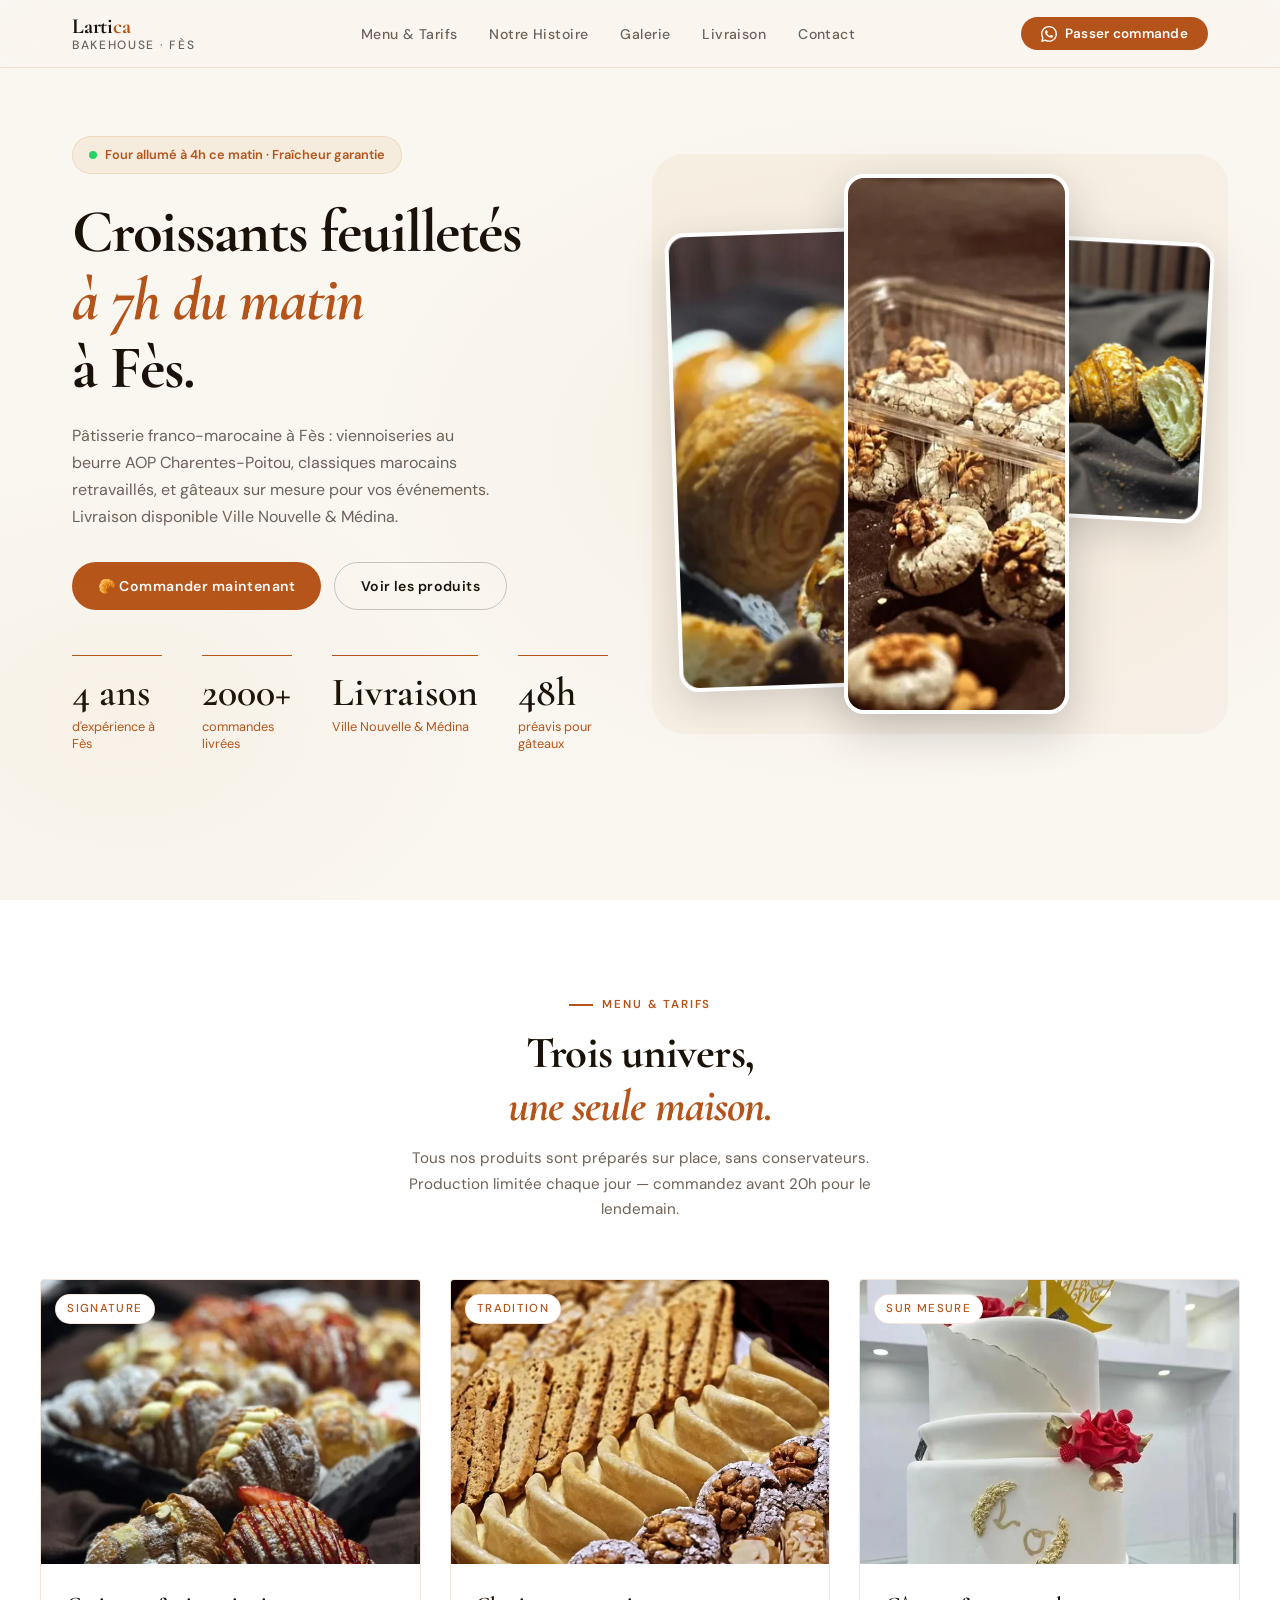
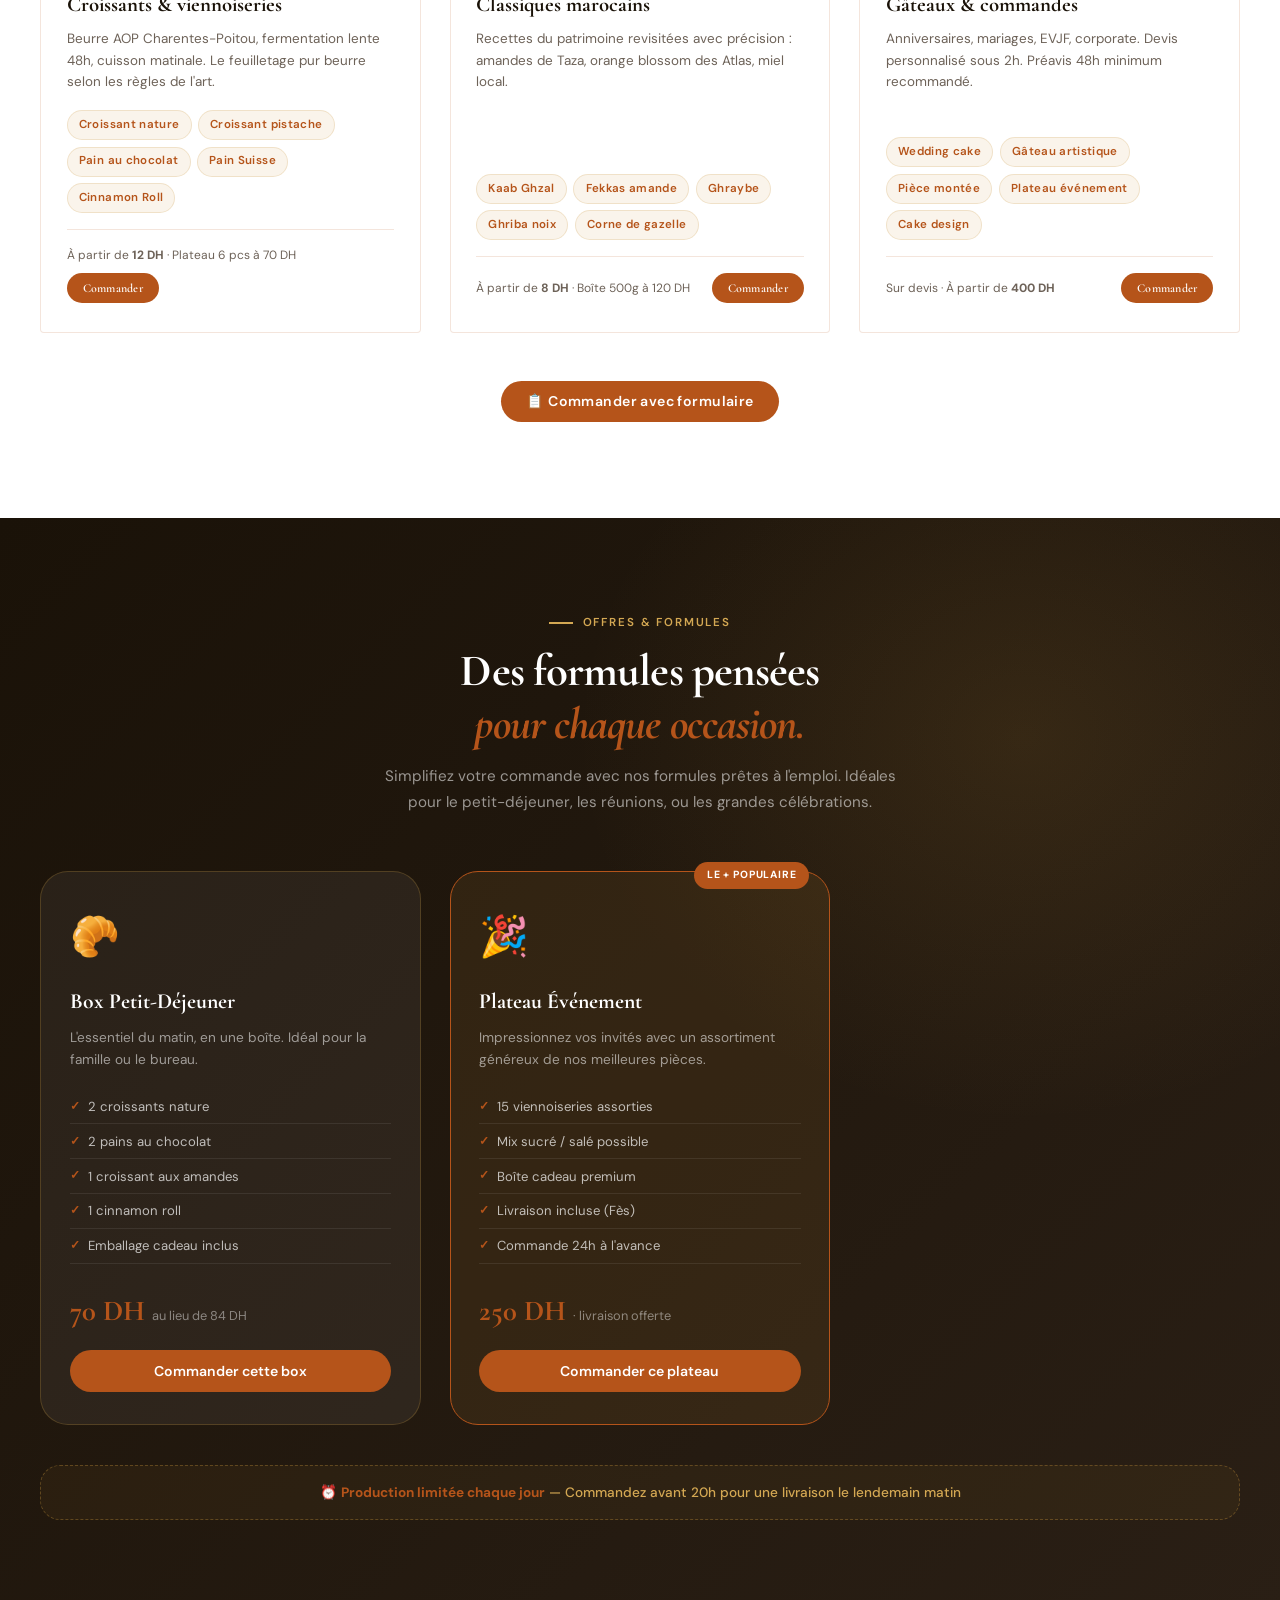
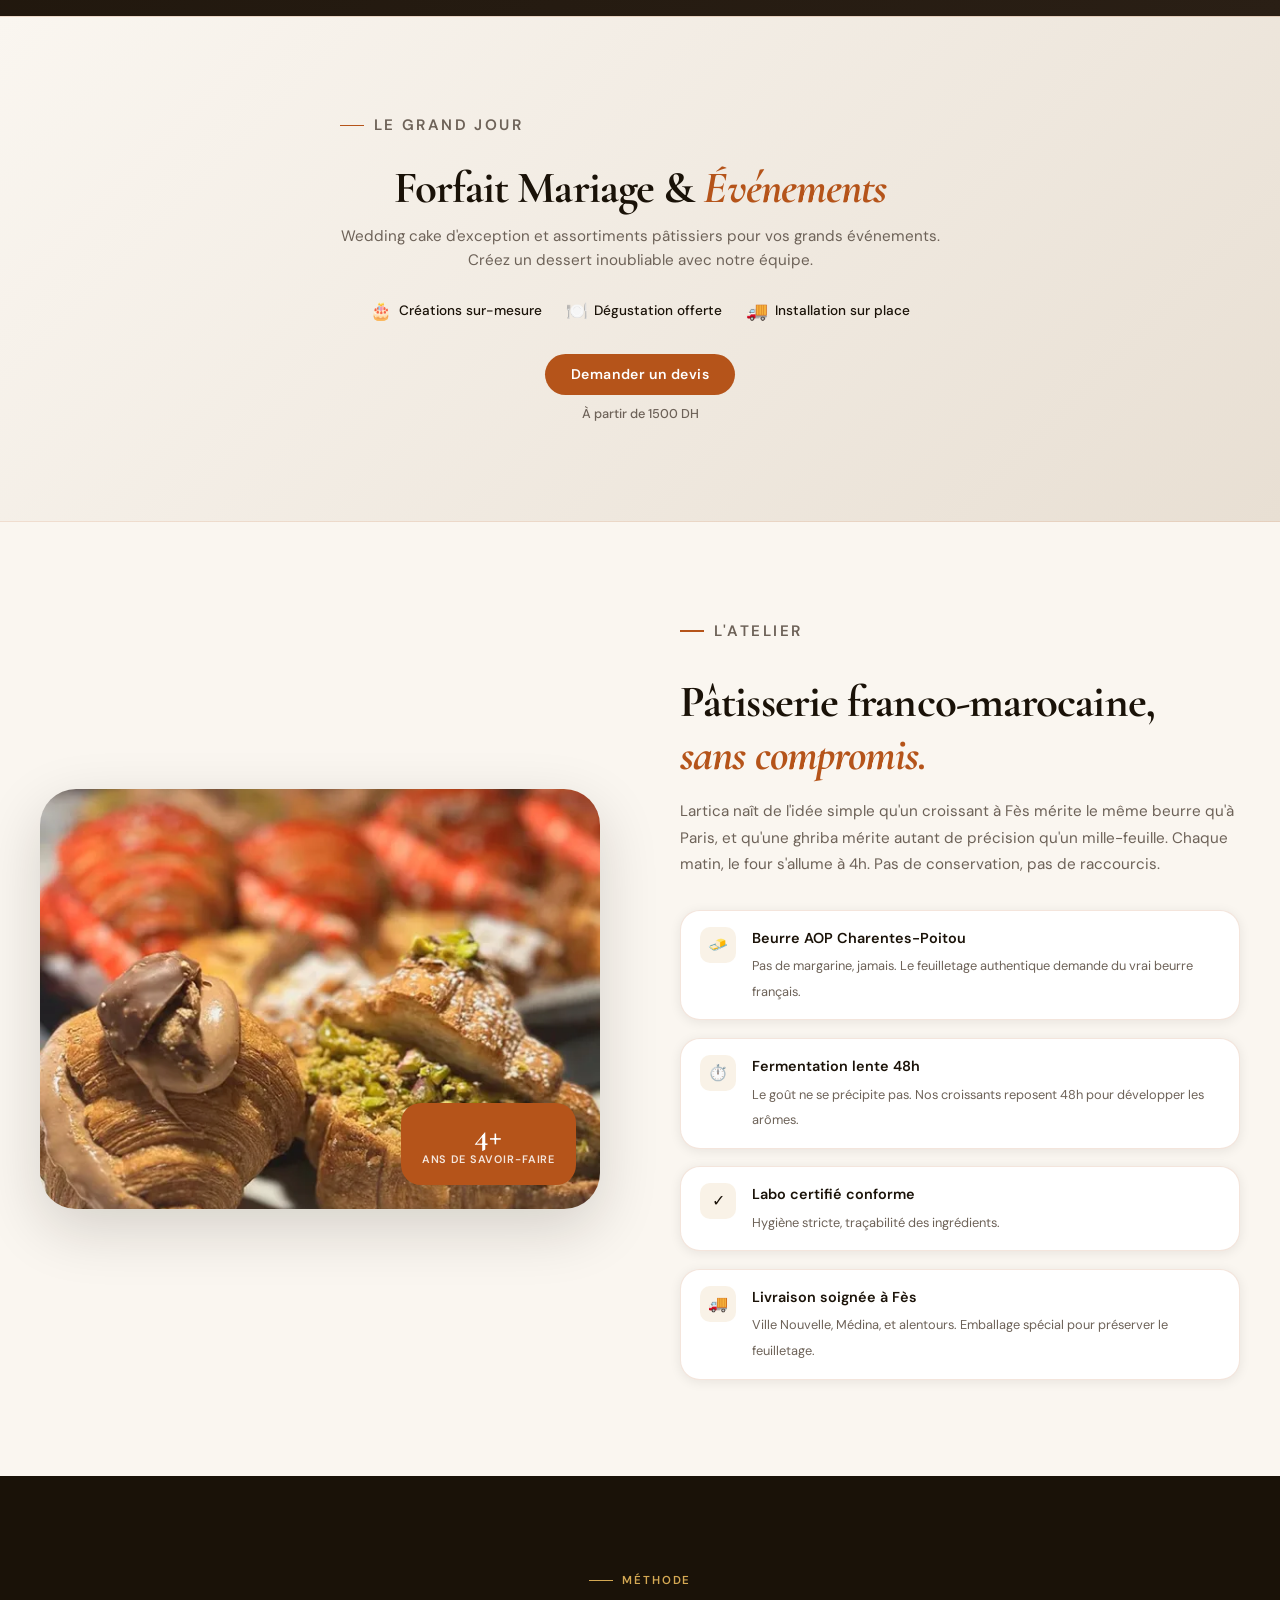
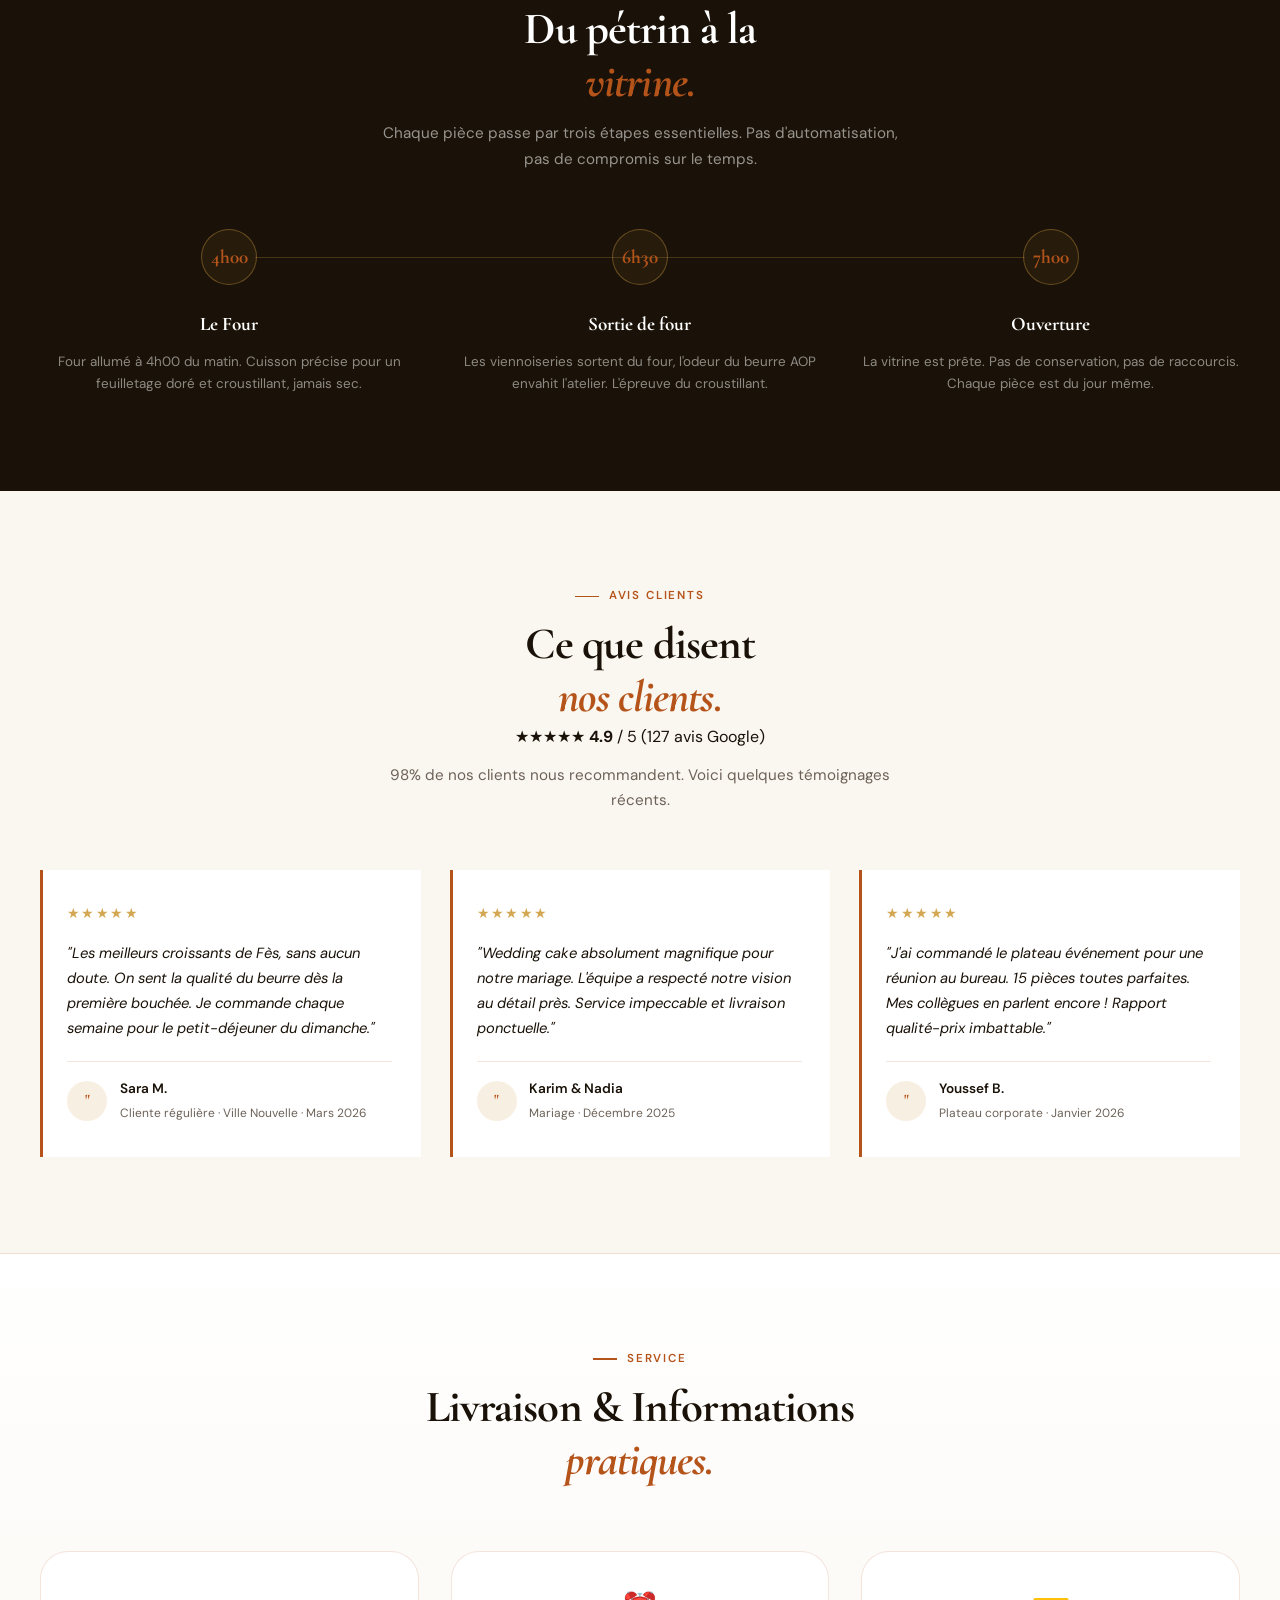
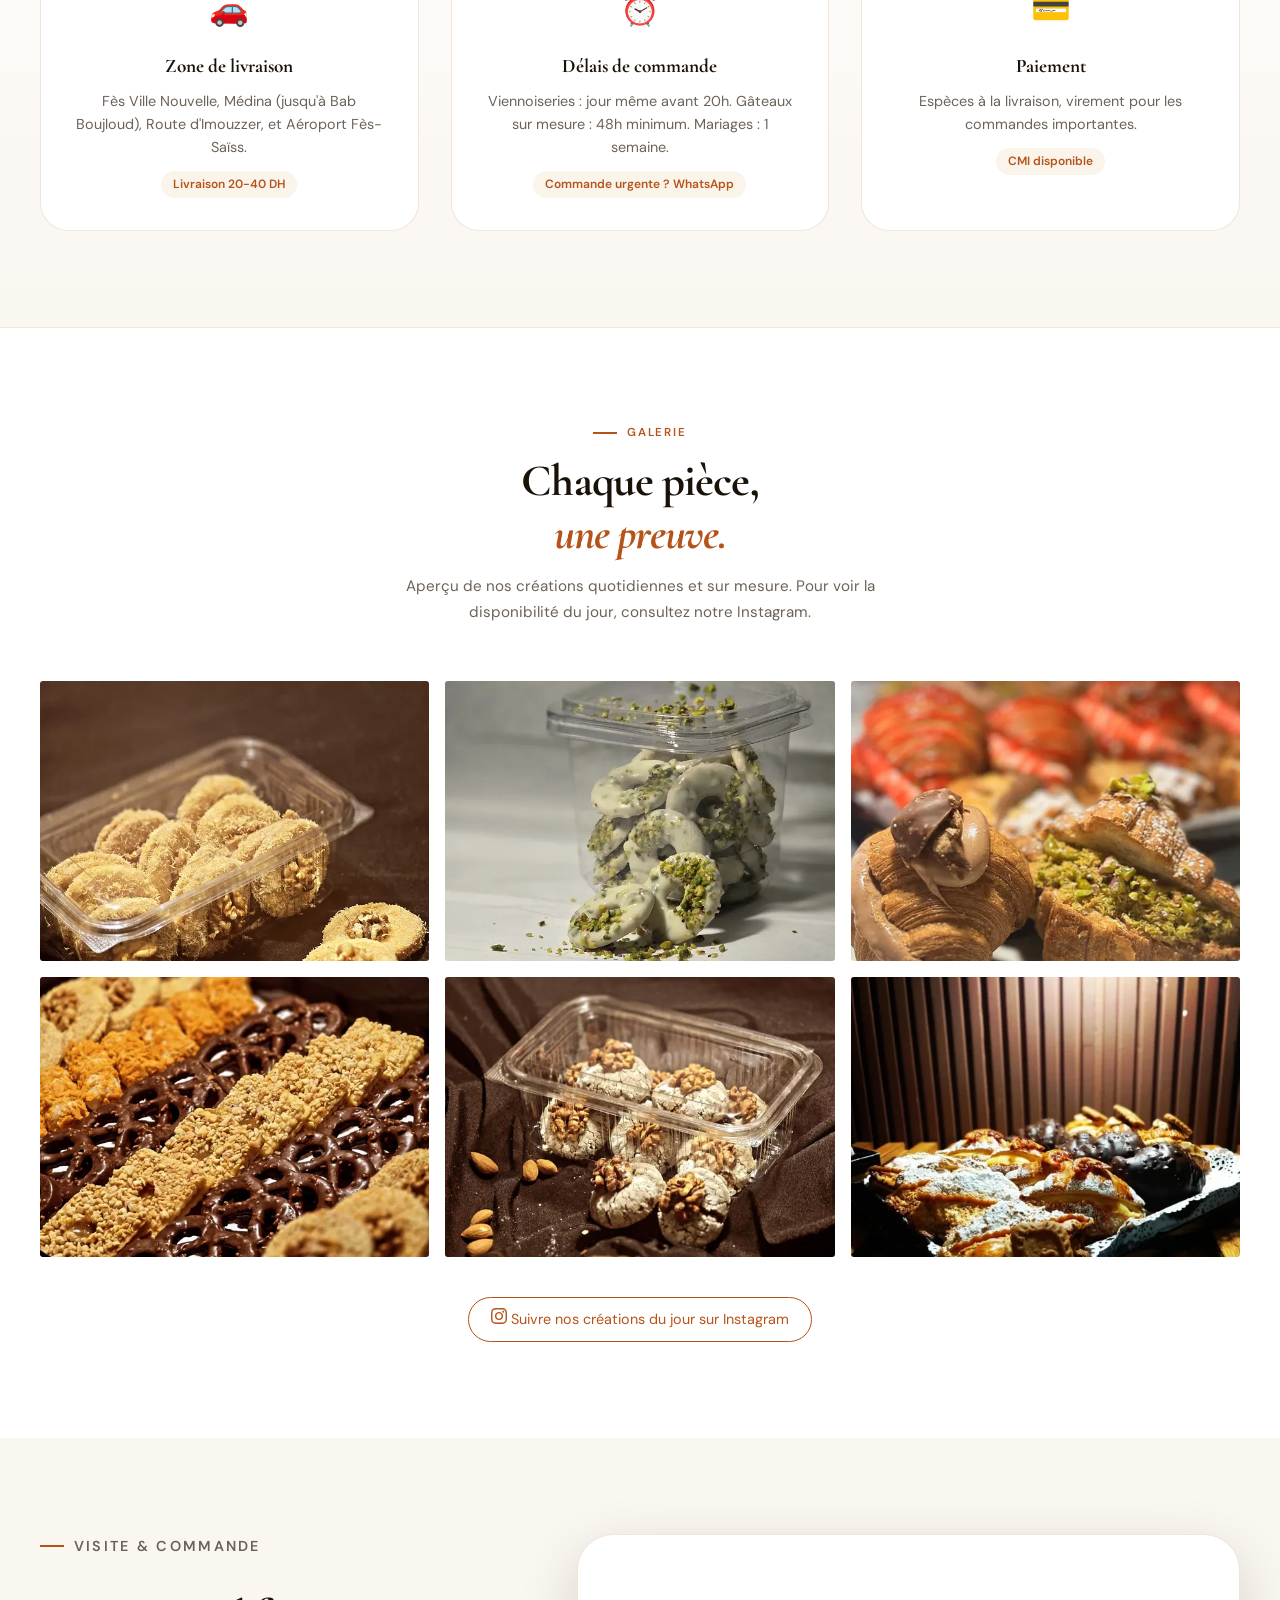
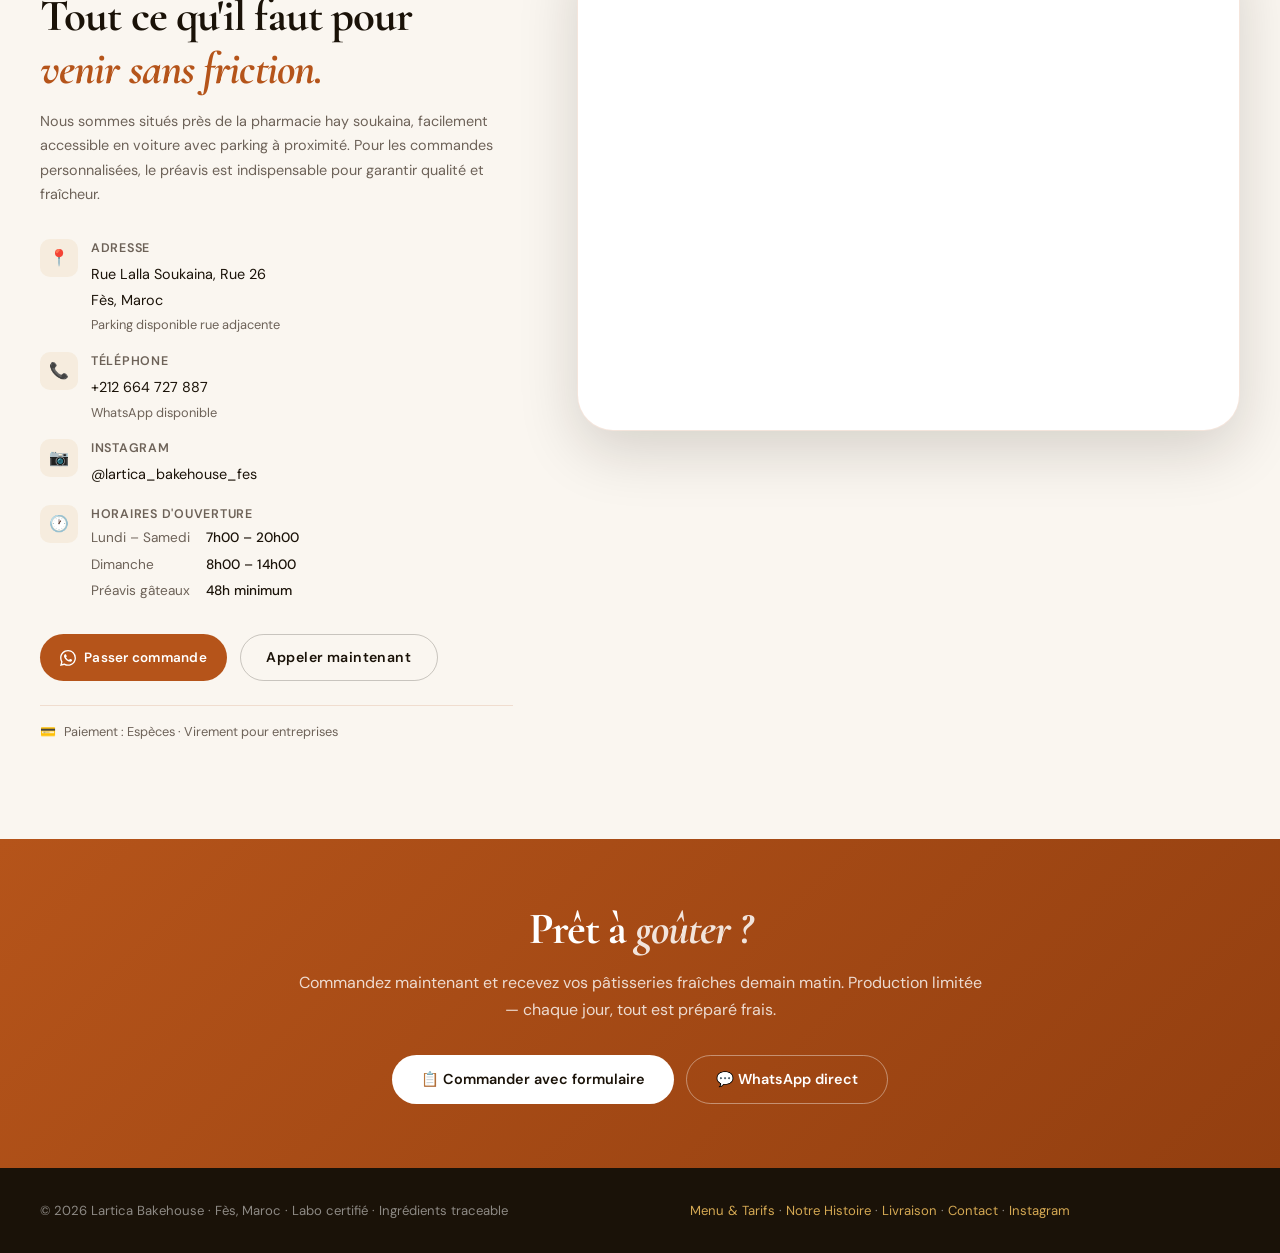
<file: index.html>
<!DOCTYPE html>
<html lang="fr">
<head>
  <meta charset="UTF-8" />
  <meta name="viewport" content="width=device-width, initial-scale=1.0" />
  <title>Lartica Bakehouse — Pâtisserie Artisanale à Fès | Croissants &amp; Gâteaux Sur Mesure</title>
  <meta name="description" content="Pâtisserie artisanale à Fès : croissants feuilletés, pâtisseries marocaines traditionnelles, gâteaux d'anniversaire et wedding cakes. Livraison disponible. À partir de 12 DH." />
  <meta name="theme-color" content="#f9f5ef" />
  <link rel="canonical" href="https://www.larticabakehouse.ma" />

  <!-- Open Graph -->
  <meta property="og:title" content="Lartica Bakehouse — Pâtisserie Artisanale à Fès">
  <meta property="og:description" content="Croissants au beurre AOP, classiques marocains et gâteaux sur mesure. Livraison Fès Ville Nouvelle & Médina.">
  <meta property="og:image" content="https://simosails.github.io/LarticaBakehouse/images/hero-main.webp">
  <meta property="og:url" content="https://simosails.github.io/LarticaBakehouse/">
  <meta property="og:type" content="website">
  <meta property="og:locale" content="fr_FR" />

  <!-- Twitter Cards -->
  <meta name="twitter:card" content="summary_large_image">
  <meta name="twitter:title" content="Lartica Bakehouse — Pâtisserie Artisanale Fès" />
  <meta name="twitter:description" content="Croissants feuilletés et gâteaux sur mesure à Fès. Qualité française, saveurs marocaines." />
  <meta name="twitter:image" content="https://simosails.github.io/LarticaBakehouse/images/hero-main.webp" />

  <!-- Preconnect & Preload -->
  <link rel="preconnect" href="https://fonts.googleapis.com" />
  <link rel="preconnect" href="https://fonts.gstatic.com" crossorigin />
  <link rel="preload" href="images/hero-main.webp" as="image" type="image/webp" fetchpriority="high" />
  <link rel="dns-prefetch" href="//wa.me" />
  <link rel="preload" href="css/styles.css" as="style" />

  <link href="https://fonts.googleapis.com/css2?family=Cormorant+Garamond:ital,wght@0,400;0,600;1,400;1,600&family=DM+Sans:wght@400;500&display=swap" rel="stylesheet" />
  <link rel="stylesheet" href="css/styles.css" />

  <!-- Schema.org JSON-LD -->
  <script type="application/ld+json">
  {
    "@context": "https://schema.org",
    "@type": "Bakery",
    "name": "Lartica Bakehouse",
    "image": "https://www.larticabakehouse.ma/images/hero-main.webp",
    "address": {
      "@type": "PostalAddress",
      "streetAddress": "Rue Lalla Soukaina, Rue 26",
      "addressLocality": "Fès",
      "addressRegion": "Fès-Meknès",
      "addressCountry": "MA"
    },
    "geo": { "@type": "GeoCoordinates", "latitude": "34.0333", "longitude": "-5.0000" },
    "telephone": "+212664727887",
    "priceRange": "$$",
    "areaServed": ["Fès", "Fès-Médina", "Fès-Ville Nouvelle"],
    "url": "https://www.larticabakehouse.ma",
    "sameAs": ["https://www.instagram.com/lartica_bakehouse_fes"],
    "servesCuisine": ["Pâtisserie française", "Pâtisserie marocaine", "Viennoiserie"],
    "paymentAccepted": ["Espèces", "Virement"],
    "aggregateRating": { "@type": "AggregateRating", "ratingValue": "4.9", "reviewCount": "127" },
    "openingHoursSpecification": [
      {"@type":"OpeningHoursSpecification","dayOfWeek":["Monday","Tuesday","Wednesday","Thursday","Friday","Saturday"],"opens":"07:00","closes":"20:00"},
      {"@type":"OpeningHoursSpecification","dayOfWeek":"Sunday","opens":"08:00","closes":"14:00"}
    ],
    "hasOfferCatalog": {
      "@type": "OfferCatalog", "name": "Pâtisseries",
      "itemListElement": [
        {"@type":"Offer","itemOffered":{"@type":"Product","name":"Croissants","description":"Croissants feuilletés au beurre AOP","offers":{"@type":"Offer","price":"12","priceCurrency":"MAD"}}},
        {"@type":"Offer","itemOffered":{"@type":"Product","name":"Box Petit-Déjeuner","description":"6 viennoiseries assorties","offers":{"@type":"Offer","price":"70","priceCurrency":"MAD"}}}
      ]
    }
  }
  </script>
</head>
<body>

  <a class="skip-nav" href="#main-content">Aller au contenu</a>


  <!-- ─── HEADER ─────────────────────────── -->
  <header id="site-header">
    <nav aria-label="Navigation principale">
      <a href="#hero" class="logo" aria-label="Lartica Bakehouse — retour à l'accueil">
        <span class="logo-main">Larti<span>ca</span></span>
        <span class="logo-sub">Bakehouse · Fès</span>
      </a>
      <ul class="nav-links" role="list">
        <li><a href="#menu">Menu &amp; Tarifs</a></li>
        <li><a href="#histoire">Notre Histoire</a></li>
        <li><a href="#galerie">Galerie</a></li>
        <li><a href="#livraison">Livraison</a></li>
        <li><a href="#contact">Contact</a></li>
      </ul>
      <button class="btn-wa" data-open-order aria-label="Passer commande">
        <svg viewBox="0 0 24 24" aria-hidden="true"><path d="M17.472 14.382c-.297-.149-1.758-.867-2.03-.967-.273-.099-.471-.148-.67.15-.197.297-.767.966-.94 1.164-.173.199-.347.223-.644.075-.297-.15-1.255-.463-2.39-1.475-.883-.788-1.48-1.761-1.653-2.059-.173-.297-.018-.458.13-.606.134-.133.298-.347.446-.52.149-.174.198-.298.298-.497.099-.198.05-.371-.025-.52-.075-.149-.669-1.612-.916-2.207-.242-.579-.487-.5-.669-.51-.173-.008-.371-.01-.57-.01-.198 0-.52.074-.792.372-.272.297-1.04 1.016-1.04 2.479 0 1.462 1.065 2.875 1.213 3.074.149.198 2.096 3.2 5.077 4.487.709.306 1.262.489 1.694.625.712.227 1.36.195 1.871.118.571-.085 1.758-.719 2.006-1.413.248-.694.248-1.289.173-1.413-.074-.124-.272-.198-.57-.347m-5.421 7.403h-.004a9.87 9.87 0 01-5.031-1.378l-.361-.214-3.741.982.998-3.648-.235-.374a9.86 9.86 0 01-1.51-5.26c.001-5.45 4.436-9.884 9.888-9.884 2.64 0 5.122 1.03 6.988 2.898a9.825 9.825 0 012.893 6.994c-.003 5.45-4.437 9.884-9.885 9.884m8.413-18.297A11.815 11.815 0 0012.05 0C5.495 0 .16 5.335.157 11.892c0 2.096.547 4.142 1.588 5.945L.057 24l6.305-1.654a11.882 11.882 0 005.683 1.448h.005c6.554 0 11.89-5.335 11.893-11.893a11.821 11.821 0 00-3.48-8.413Z"/></svg>
        Passer commande
      </button>
      <button class="hamburger" id="hamburger" aria-label="Ouvrir le menu" aria-expanded="false" aria-controls="mobile-menu">
        <span></span><span></span><span></span>
      </button>
    </nav>
  </header>

  <!-- Mobile menu -->
  <div class="mobile-menu" id="mobile-menu" role="navigation" aria-label="Menu mobile">
    <a href="#menu">Menu &amp; Tarifs</a>
    <a href="#histoire">Notre Histoire</a>
    <a href="#galerie">Galerie</a>
    <a href="#livraison">Livraison</a>
    <a href="#contact">Contact</a>
    <button class="btn-wa" data-open-order aria-label="Passer commande">Commander maintenant</button>
  </div>

  <main id="main-content">

    <!-- ─── HERO ────────────────────────────── -->
    <section id="hero" aria-label="Accueil">
      <div class="hero-bg-texture" aria-hidden="true"></div>
      <div class="hero-inner">
        <div class="hero-text">
          <div class="freshness-badge" aria-label="Information fraîcheur">
            <span class="pulse" aria-hidden="true"></span>
            Four allumé à 4h ce matin · Fraîcheur garantie
          </div>

          <h1>Croissants feuilletés<br><em>à 7h du matin</em><br>à Fès.</h1>
          <p class="hero-sub">Pâtisserie franco-marocaine à Fès : viennoiseries au beurre AOP Charentes-Poitou, classiques marocains retravaillés, et gâteaux sur mesure pour vos événements. Livraison disponible Ville Nouvelle &amp; Médina.</p>
          <div class="hero-ctas">
            <button class="btn-primary" data-open-order aria-label="Commander maintenant">🥐 Commander maintenant</button>
            <a href="#menu" class="btn-outline" aria-label="Voir notre menu et tarifs">Voir les produits</a>
          </div>
          <div class="hero-stats" role="list" aria-label="Chiffres clés">
            <div class="stat-item" role="listitem"><div class="stat-number">4 ans</div><div class="stat-label">d'expérience à Fès</div></div>
            <div class="stat-item" role="listitem"><div class="stat-number">2000+</div><div class="stat-label">commandes livrées</div></div>
            <div class="stat-item" role="listitem"><div class="stat-number">Livraison</div><div class="stat-label">Ville Nouvelle &amp; Médina</div></div>
            <div class="stat-item" role="listitem"><div class="stat-number">48h</div><div class="stat-label">préavis pour gâteaux</div></div>
          </div>
        </div>
        <div class="hero-images" aria-hidden="true">
          <img class="hero-main" src="images/hero-main.webp"
               srcset="images/hero-main-1200.webp 1200w, images/hero-main-600.webp 600w"
               sizes="(max-width: 768px) 100vw, 60vw"
               alt="Viennoiseries fraîches Lartica : croissants, pains au chocolat et escargots"
               width="912" height="640" loading="eager" fetchpriority="high" />
          <img class="hero-tall" src="images/hero-tall.webp"
               srcset="images/hero-tall.webp 1200w, images/hero-tall.webp 600w"
               sizes="(max-width: 768px) 100vw, 38vw"
               alt="Naked cake aux fruits rouges préparé en atelier"
               width="456" height="640" loading="eager" fetchpriority="high" />
          <img class="hero-side" src="images/hero-side.webp"
               srcset="images/hero-side.webp 1200w, images/hero-side.webp 600w"
               sizes="(max-width: 768px) 100vw, 28vw"
               alt="Croissant aux amandes feuilleté, mie alvéolée"
               width="408" height="476" loading="eager" fetchpriority="high" />
        </div>
      </div>
    </section>

    <!-- ─── MENU ─────────────────────────────── -->
    <section id="menu" aria-labelledby="menu-heading">
      <div class="menu-inner">
        <div class="section-header">
          <p class="section-eyebrow">Menu &amp; Tarifs</p>
          <h2 id="menu-heading">Trois univers,<br><em>une seule maison.</em></h2>
          <p class="section-lead">Tous nos produits sont préparés sur place, sans conservateurs. Production limitée chaque jour — commandez avant 20h pour le lendemain.</p>
        </div>

        <div class="menu-grid">
          <!-- Viennoiserie -->
          <article class="menu-card fade-up" aria-label="Viennoiseries et croissants">
            <div class="menu-card-img">
              <img src="images/menu-viennoiseries.webp" alt="Plateau de croissants fourrés à la crème et fraise, viennoiseries Lartica" width="600" height="450" loading="lazy" decoding="async" />
              <span class="menu-card-badge">Signature</span>
            </div>
            <div class="menu-card-body">
              <h3>Croissants &amp; viennoiseries</h3>
              <p>Beurre AOP Charentes-Poitou, fermentation lente 48h, cuisson matinale. Le feuilletage pur beurre selon les règles de l'art.</p>
              <ul class="menu-items" aria-label="Exemples de produits">
                <li>Croissant nature</li><li>Croissant pistache</li><li>Pain au chocolat</li><li>Pain Suisse</li><li>Cinnamon Roll</li>
              </ul>
              <div class="price-tag">
                <span>À partir de <strong>12 DH</strong> · Plateau 6 pcs à 70 DH</span>
                <button class="quick-order-btn" data-open-order data-product="Croissants & viennoiseries" aria-label="Commander des croissants et viennoiseries">Commander</button>
              </div>
            </div>
          </article>

          <!-- Marocains -->
          <article class="menu-card fade-up" aria-label="Pâtisseries marocaines traditionnelles">
            <div class="menu-card-img">
              <img src="images/menu-marocains.webp" alt="Plateau de pâtisseries marocaines : kaab ghzal, fekkas, ghraybe aux noix" width="600" height="450" loading="lazy" decoding="async" />
              <span class="menu-card-badge">Tradition</span>
            </div>
            <div class="menu-card-body">
              <h3>Classiques marocains</h3>
              <p>Recettes du patrimoine revisitées avec précision : amandes de Taza, orange blossom des Atlas, miel local.</p>
              <ul class="menu-items" aria-label="Exemples de produits">
                <li>Kaab Ghzal</li><li>Fekkas amande</li><li>Ghraybe</li><li>Ghriba noix</li><li>Corne de gazelle</li>
              </ul>
              <div class="price-tag">
                <span>À partir de <strong>8 DH</strong> · Boîte 500g à 120 DH</span>
                <button class="quick-order-btn" data-open-order data-product="Classiques marocains" aria-label="Commander des classiques marocains">Commander</button>
              </div>
            </div>
          </article>

          <!-- Gâteaux -->
          <article class="menu-card fade-up" aria-label="Gâteaux et commandes sur mesure">
            <div class="menu-card-img">
              <img src="images/menu-gateaux.webp" alt="Wedding cake Lartica : pièce montée fondant blanc, roses rouges et décors dorés" width="600" height="450" loading="lazy" decoding="async" />
              <span class="menu-card-badge">Sur mesure</span>
            </div>
            <div class="menu-card-body">
              <h3>Gâteaux &amp; commandes</h3>
              <p>Anniversaires, mariages, EVJF, corporate. Devis personnalisé sous 2h. Préavis 48h minimum recommandé.</p>
              <ul class="menu-items" aria-label="Exemples de produits">
                <li>Wedding cake</li><li>Gâteau artistique</li><li>Pièce montée</li><li>Plateau événement</li><li>Cake design</li>
              </ul>
              <div class="price-tag">
                <span>Sur devis · À partir de <strong>400 DH</strong></span>
                <button class="quick-order-btn" data-open-order data-product="Gâteaux sur mesure" aria-label="Commander des gâteaux sur mesure">Commander</button>
              </div>
            </div>
          </article>
        </div>

        <div class="menu-cta">
          <button class="btn-primary" data-open-order>📋 Commander avec formulaire</button>
        </div>
      </div>
    </section>

    <!-- ─── BUNDLES ──────────────────────────── -->
    <section id="bundles" aria-labelledby="bundles-heading">
      <div class="bundles-inner">
        <div class="section-header">
          <p class="section-eyebrow">Offres &amp; Formules</p>
          <h2 id="bundles-heading">Des formules pensées<br><em>pour chaque occasion.</em></h2>
          <p class="section-lead">Simplifiez votre commande avec nos formules prêtes à l'emploi. Idéales pour le petit-déjeuner, les réunions, ou les grandes célébrations.</p>
        </div>
        <div class="bundle-grid">
          <div class="bundle-card fade-up">
            <div class="bundle-icon" aria-hidden="true">🥐</div>
            <h3>Box Petit-Déjeuner</h3>
            <p class="bundle-desc">L'essentiel du matin, en une boîte. Idéal pour la famille ou le bureau.</p>
            <ul class="bundle-includes">
              <li>2 croissants nature</li><li>2 pains au chocolat</li><li>1 croissant aux amandes</li><li>1 cinnamon roll</li><li>Emballage cadeau inclus</li>
            </ul>
            <div class="bundle-price">70 DH <span>au lieu de 84 DH</span></div>
            <button class="bundle-order-btn" data-open-order data-product="Box Petit-Déjeuner (6 pcs)">Commander cette box</button>
          </div>

          <div class="bundle-card featured fade-up">
            <span class="bundle-popular">Le + populaire</span>
            <div class="bundle-icon" aria-hidden="true">🎉</div>
            <h3>Plateau Événement</h3>
            <p class="bundle-desc">Impressionnez vos invités avec un assortiment généreux de nos meilleures pièces.</p>
            <ul class="bundle-includes">
              <li>15 viennoiseries assorties</li><li>Mix sucré / salé possible</li><li>Boîte cadeau premium</li><li>Livraison incluse (Fès)</li><li>Commande 24h à l'avance</li>
            </ul>
            <div class="bundle-price">250 DH <span>· livraison offerte</span></div>
            <button class="bundle-order-btn" data-open-order data-product="Plateau Événement (15 pcs)">Commander ce plateau</button>
          </div>


        </div>

        <div class="urgency-strip fade-up">
          <p>⏰ <strong>Production limitée chaque jour</strong> — Commandez avant 20h pour une livraison le lendemain matin</p>
        </div>
      </div>
    </section>

    <!-- ─── FORFAIT MARIAGE BANNER ───────────────── -->
    <section id="forfait-mariage" aria-labelledby="mariage-heading" class="mariage-banner">
      <div class="mariage-inner">
        <div class="mariage-content fade-up">
          <p class="section-eyebrow">Le Grand Jour</p>
          <h2 id="mariage-heading">Forfait Mariage &amp; <em>Événements</em></h2>
          <p>Wedding cake d'exception et assortiments pâtissiers pour vos grands événements. Créez un dessert inoubliable avec notre équipe.</p>
          <ul class="mariage-perks">
            <li><span aria-hidden="true">🎂</span> Créations sur-mesure</li>
            <li><span aria-hidden="true">🍽️</span> Dégustation offerte</li>
            <li><span aria-hidden="true">🚚</span> Installation sur place</li>
          </ul>
          <div class="mariage-cta-wrap">
            <button class="btn-primary" data-open-order data-product="Forfait Mariage">Demander un devis</button>
            <span class="mariage-price">À partir de 1500 DH</span>
          </div>
        </div>
      </div>
    </section>

    <!-- ─── STORY ─────────────────────────────── -->
    <section id="histoire" aria-labelledby="story-heading">
      <div class="story-inner">
        <div class="story-image-wrap">
          <img src="images/story-baker.webp" alt="Plateau signature Lartica Bakehouse : entremets, gâteaux kiwi et tranches garnies" width="800" height="600" loading="lazy" decoding="async" />
          <div class="story-image-accent" aria-hidden="true">
            <div class="big">4+</div><div class="small">ans de savoir-faire</div>
          </div>
        </div>
        <div class="story-text">
          <p class="section-eyebrow">L'atelier</p>
          <h2 id="story-heading">Pâtisserie franco-marocaine,<br><em>sans compromis.</em></h2>
          <p>Lartica naît de l'idée simple qu'un croissant à Fès mérite le même beurre qu'à Paris, et qu'une ghriba mérite autant de précision qu'un mille-feuille. Chaque matin, le four s'allume à 4h. Pas de conservation, pas de raccourcis.</p>
          <div class="story-features">
            <div class="story-feature fade-up"><div class="story-feature-icon" aria-hidden="true">🧈</div><div class="story-feature-text"><strong>Beurre AOP Charentes-Poitou</strong><span>Pas de margarine, jamais. Le feuilletage authentique demande du vrai beurre français.</span></div></div>
            <div class="story-feature fade-up"><div class="story-feature-icon" aria-hidden="true">⏱️</div><div class="story-feature-text"><strong>Fermentation lente 48h</strong><span>Le goût ne se précipite pas. Nos croissants reposent 48h pour développer les arômes.</span></div></div>
            <div class="story-feature fade-up"><div class="story-feature-icon" aria-hidden="true">✓</div><div class="story-feature-text"><strong>Labo certifié conforme</strong><span>Hygiène stricte, traçabilité des ingrédients.</span></div></div>
            <div class="story-feature fade-up"><div class="story-feature-icon" aria-hidden="true">🚚</div><div class="story-feature-text"><strong>Livraison soignée à Fès</strong><span>Ville Nouvelle, Médina, et alentours. Emballage spécial pour préserver le feuilletage.</span></div></div>
          </div>
        </div>
      </div>
    </section>

    <!-- ─── PROCESS ───────────────────────────── -->
    <section id="process" aria-labelledby="process-heading">
      <div class="process-inner">
        <div class="section-header">
          <p class="section-eyebrow">Méthode</p>
          <h2 id="process-heading">Du pétrin à la<br><em>vitrine.</em></h2>
          <p class="section-lead">Chaque pièce passe par trois étapes essentielles. Pas d'automatisation, pas de compromis sur le temps.</p>
        </div>
        <div class="process-steps">
          <div class="process-step fade-up"><div class="process-num" aria-hidden="true">4h00</div><h3>Le Four</h3><p>Four allumé à 4h00 du matin. Cuisson précise pour un feuilletage doré et croustillant, jamais sec.</p></div>
          <div class="process-step fade-up"><div class="process-num" aria-hidden="true">6h30</div><h3>Sortie de four</h3><p>Les viennoiseries sortent du four, l'odeur du beurre AOP envahit l'atelier. L'épreuve du croustillant.</p></div>
          <div class="process-step fade-up"><div class="process-num" aria-hidden="true">7h00</div><h3>Ouverture</h3><p>La vitrine est prête. Pas de conservation, pas de raccourcis. Chaque pièce est du jour même.</p></div>
        </div>
      </div>
    </section>

    <!-- ─── TESTIMONIALS ──────────────────────── -->
    <section id="testimonials" aria-labelledby="testimonials-heading">
      <div class="testimonials-inner">
        <div class="section-header">
          <p class="section-eyebrow">Avis clients</p>
          <h2 id="testimonials-heading">Ce que disent<br><em>nos clients.</em></h2>
          <div class="rating-badge fade-up" aria-label="Noté 4.9 sur 5 par 127 clients">
            <span class="stars" aria-hidden="true">★★★★★</span> <strong>4.9</strong> / 5 <span>(127 avis Google)</span>
          </div>
          <p class="section-lead">98% de nos clients nous recommandent. Voici quelques témoignages récents.</p>
        </div>
        <div class="testimonials-grid">
          <div class="testimonial-card fade-up">
            <div class="testimonial-stars" aria-label="5 étoiles sur 5">★★★★★</div>
            <p class="testimonial-text">"Les meilleurs croissants de Fès, sans aucun doute. On sent la qualité du beurre dès la première bouchée. Je commande chaque semaine pour le petit-déjeuner du dimanche."</p>
            <div class="testimonial-author"><div class="testimonial-avatar">"</div><div class="testimonial-author-info"><strong>Sara M.</strong><span>Cliente régulière · Ville Nouvelle · Mars 2026</span></div></div>
          </div>
          <div class="testimonial-card fade-up">
            <div class="testimonial-stars" aria-label="5 étoiles sur 5">★★★★★</div>
            <p class="testimonial-text">"Wedding cake absolument magnifique pour notre mariage. L'équipe a respecté notre vision au détail près. Service impeccable et livraison ponctuelle."</p>
            <div class="testimonial-author"><div class="testimonial-avatar">"</div><div class="testimonial-author-info"><strong>Karim &amp; Nadia</strong><span>Mariage · Décembre 2025</span></div></div>
          </div>
          <div class="testimonial-card fade-up">
            <div class="testimonial-stars" aria-label="5 étoiles sur 5">★★★★★</div>
            <p class="testimonial-text">"J'ai commandé le plateau événement pour une réunion au bureau. 15 pièces toutes parfaites. Mes collègues en parlent encore ! Rapport qualité-prix imbattable."</p>
            <div class="testimonial-author"><div class="testimonial-avatar">"</div><div class="testimonial-author-info"><strong>Youssef B.</strong><span>Plateau corporate · Janvier 2026</span></div></div>
          </div>
        </div>
      </div>
    </section>

    <!-- ─── DELIVERY SECTION ──────────────────── -->
    <section id="livraison" aria-labelledby="delivery-heading">
      <div class="delivery-inner">
        <div class="section-header delivery-header">
          <p class="section-eyebrow">Service</p>
          <h2 id="delivery-heading">Livraison &amp; Informations<br><em>pratiques.</em></h2>
        </div>
        <div class="delivery-card fade-up"><div class="delivery-icon" aria-hidden="true">🚗</div><h3>Zone de livraison</h3><p>Fès Ville Nouvelle, Médina (jusqu'à Bab Boujloud), Route d'Imouzzer, et Aéroport Fès-Saïss.</p><span class="delivery-badge">Livraison 20-40 DH</span></div>
        <div class="delivery-card fade-up"><div class="delivery-icon" aria-hidden="true">⏰</div><h3>Délais de commande</h3><p>Viennoiseries : jour même avant 20h. Gâteaux sur mesure : 48h minimum. Mariages : 1 semaine.</p><span class="delivery-badge">Commande urgente ? WhatsApp</span></div>
        <div class="delivery-card fade-up"><div class="delivery-icon" aria-hidden="true">💳</div><h3>Paiement</h3><p>Espèces à la livraison, virement pour les commandes importantes.</p><span class="delivery-badge">CMI disponible</span></div>
      </div>
    </section>

    <!-- ─── GALLERY ───────────────────────────── -->
    <section id="galerie" aria-labelledby="gallery-heading">
      <div class="gallery-inner">
        <div class="section-header">
          <p class="section-eyebrow">Galerie</p>
          <h2 id="gallery-heading">Chaque pièce,<br><em>une preuve.</em></h2>
          <p class="section-lead">Aperçu de nos créations quotidiennes et sur mesure. Pour voir la disponibilité du jour, consultez notre Instagram.</p>
        </div>
        <div class="gallery-grid" role="list" aria-label="Galerie de produits">
          <figure class="gallery-item fade-up" role="listitem"><a href="https://www.instagram.com/lartica_bakehouse_fes" target="_blank" rel="noopener"><img src="images/gallery-1.webp" alt="Gâteau artistique deux étages, glaçage texturé noir et blanc avec rose noire en sucre" width="600" height="600" loading="lazy" decoding="async" /><div class="gallery-item-overlay" aria-hidden="true"><span>Gâteau artistique</span></div></a></figure>
          <figure class="gallery-item fade-up" role="listitem"><a href="https://www.instagram.com/lartica_bakehouse_fes" target="_blank" rel="noopener"><img src="images/gallery-2.webp" alt="Assortiment de petits gâteaux : dômes chocolat, red velvet, tartelettes mangue" width="600" height="600" loading="lazy" decoding="async" /><div class="gallery-item-overlay" aria-hidden="true"><span>Plateau pâtissier</span></div></a></figure>
          <figure class="gallery-item fade-up" role="listitem"><a href="https://www.instagram.com/lartica_bakehouse_fes" target="_blank" rel="noopener"><img src="images/gallery-3.webp" alt="Croissants fourrés pistache et chocolat, vue rapprochée" width="600" height="600" loading="lazy" decoding="async" /><div class="gallery-item-overlay" aria-hidden="true"><span>Croissants signature</span></div></a></figure>
          <figure class="gallery-item fade-up" role="listitem"><a href="https://www.instagram.com/lartica_bakehouse_fes" target="_blank" rel="noopener"><img src="images/gallery-4.webp" alt="Assortiment de pretzels enrobés chocolat et barres sésame sur plateau" width="600" height="600" loading="lazy" decoding="async" /><div class="gallery-item-overlay" aria-hidden="true"><span>Pretzels chocolat</span></div></a></figure>
          <figure class="gallery-item fade-up" role="listitem"><a href="https://www.instagram.com/lartica_bakehouse_fes" target="_blank" rel="noopener"><img src="images/gallery-5.webp" alt="Ghriba aux noix, biscuits craquelés au sucre glace sur tissu sombre" width="600" height="600" loading="lazy" decoding="async" /><div class="gallery-item-overlay" aria-hidden="true"><span>Ghriba noix</span></div></a></figure>
          <figure class="gallery-item fade-up" role="listitem"><a href="https://www.instagram.com/lartica_bakehouse_fes" target="_blank" rel="noopener"><img src="images/gallery-6.webp" alt="Pâtisseries mixtes sur étagère bois : choux fourrés, pain Suisse, éclairs chocolat" width="600" height="600" loading="lazy" decoding="async" /><div class="gallery-item-overlay" aria-hidden="true"><span>Vitrine du jour</span></div></a></figure>
        </div>
        <div class="gallery-cta">
          <a href="https://www.instagram.com/lartica_bakehouse_fes" target="_blank" rel="noopener" class="gallery-instagram-link" aria-label="Voir plus de photos sur Instagram">
            <svg width="16" height="16" viewBox="0 0 24 24" fill="currentColor" aria-hidden="true"><path d="M12 2.163c3.204 0 3.584.012 4.85.07 3.252.148 4.771 1.691 4.919 4.919.058 1.265.069 1.645.069 4.849 0 3.205-.012 3.584-.069 4.849-.149 3.225-1.664 4.771-4.919 4.919-1.266.058-1.644.07-4.85.07-3.204 0-3.584-.012-4.849-.07-3.26-.149-4.771-1.699-4.919-4.92-.058-1.265-.07-1.644-.07-4.849 0-3.204.013-3.583.07-4.849.149-3.227 1.664-4.771 4.919-4.919 1.266-.057 1.645-.069 4.849-.069zm0-2.163c-3.259 0-3.667.014-4.947.072-4.358.2-6.78 2.618-6.98 6.98-.059 1.281-.073 1.689-.073 4.948 0 3.259.014 3.668.072 4.948.2 4.358 2.618 6.78 6.98 6.98 1.281.058 1.689.072 4.948.072 3.259 0 3.668-.014 4.948-.072 4.354-.2 6.782-2.618 6.979-6.98.059-1.28.073-1.689.073-4.948 0-3.259-.014-3.667-.072-4.947-.196-4.354-2.617-6.78-6.979-6.98-1.281-.059-1.69-.073-4.949-.073zm0 5.838c-3.403 0-6.162 2.759-6.162 6.162s2.759 6.163 6.162 6.163 6.162-2.759 6.162-6.163c0-3.403-2.759-6.162-6.162-6.162zm0 10.162c-2.209 0-4-1.79-4-4 0-2.209 1.791-4 4-4s4 1.791 4 4c0 2.21-1.791 4-4 4zm6.406-11.845c-.796 0-1.441.645-1.441 1.44s.645 1.44 1.441 1.44c.795 0 1.439-.645 1.439-1.44s-.644-1.44-1.439-1.44z"/></svg>
            Suivre nos créations du jour sur Instagram
          </a>
        </div>
      </div>
    </section>

    <!-- ─── CONTACT ───────────────────────────── -->
    <section id="contact" aria-labelledby="contact-heading">
      <div class="contact-inner">
        <div class="contact-left">
          <p class="section-eyebrow">Visite &amp; commande</p>
          <h2 id="contact-heading">Tout ce qu'il faut pour<br><em>venir sans friction.</em></h2>
          <p>Nous sommes situés près de la pharmacie hay soukaina, facilement accessible en voiture avec parking à proximité. Pour les commandes personnalisées, le préavis est indispensable pour garantir qualité et fraîcheur.</p>
          <div class="contact-details">
            <div class="contact-row"><div class="contact-icon" aria-hidden="true">📍</div><div class="contact-row-text"><strong>Adresse</strong><span>Rue Lalla Soukaina, Rue 26<br>Fès, Maroc</span><span class="contact-subtext">Parking disponible rue adjacente</span></div></div>
            <div class="contact-row"><div class="contact-icon" aria-hidden="true">📞</div><div class="contact-row-text"><strong>Téléphone</strong><a href="tel:+212664727887">+212 664 727 887</a><span class="contact-subtext">WhatsApp disponible</span></div></div>
            <div class="contact-row"><div class="contact-icon" aria-hidden="true">📷</div><div class="contact-row-text"><strong>Instagram</strong><a href="https://www.instagram.com/lartica_bakehouse_fes" target="_blank" rel="noopener">@lartica_bakehouse_fes</a></div></div>
            <div class="contact-row"><div class="contact-icon" aria-hidden="true">🕐</div><div class="contact-row-text"><strong>Horaires d'ouverture</strong><dl class="hours-grid"><dt>Lundi – Samedi</dt><dd>7h00 – 20h00</dd><dt>Dimanche</dt><dd>8h00 – 14h00</dd><dt>Préavis gâteaux</dt><dd>48h minimum</dd></dl></div></div>
          </div>
          <div class="contact-ctas">
            <button class="btn-wa" data-open-order aria-label="Passer commande">
              <svg viewBox="0 0 24 24" aria-hidden="true" class="wa-icon-inline"><path d="M17.472 14.382c-.297-.149-1.758-.867-2.03-.967-.273-.099-.471-.148-.67.15-.197.297-.767.966-.94 1.164-.173.199-.347.223-.644.075-.297-.15-1.255-.463-2.39-1.475-.883-.788-1.48-1.761-1.653-2.059-.173-.297-.018-.458.13-.606.134-.133.298-.347.446-.52.149-.174.198-.298.298-.497.099-.198.05-.371-.025-.52-.075-.149-.669-1.612-.916-2.207-.242-.579-.487-.5-.669-.51-.173-.008-.371-.01-.57-.01-.198 0-.52.074-.792.372-.272.297-1.04 1.016-1.04 2.479 0 1.462 1.065 2.875 1.213 3.074.149.198 2.096 3.2 5.077 4.487.709.306 1.262.489 1.694.625.712.227 1.36.195 1.871.118.571-.085 1.758-.719 2.006-1.413.248-.694.248-1.289.173-1.413-.074-.124-.272-.198-.57-.347m-5.421 7.403h-.004a9.87 9.87 0 01-5.031-1.378l-.361-.214-3.741.982.998-3.648-.235-.374a9.86 9.86 0 01-1.51-5.26c.001-5.45 4.436-9.884 9.888-9.884 2.64 0 5.122 1.03 6.988 2.898a9.825 9.825 0 012.893 6.994c-.003 5.45-4.437 9.884-9.885 9.884m8.413-18.297A11.815 11.815 0 0012.05 0C5.495 0 .16 5.335.157 11.892c0 2.096.547 4.142 1.588 5.945L.057 24l6.305-1.654a11.882 11.882 0 005.683 1.448h.005c6.554 0 11.89-5.335 11.893-11.893a11.821 11.821 0 00-3.48-8.413Z"/></svg>
              Passer commande
            </button>
            <a href="tel:+212664727887" class="btn-outline" aria-label="Appeler Lartica Bakehouse">Appeler maintenant</a>
          </div>
          <div class="payment-methods"><span>💳</span><span>Paiement : Espèces · Virement pour entreprises</span></div>
        </div>
        <div class="contact-map" aria-label="Localisation de la boutique">
          <iframe src="https://maps.google.com/maps?q=34.016347,-5.031069&hl=fr&z=16&output=embed" loading="lazy" title="Carte de Lartica Bakehouse"></iframe>
        </div>
      </div>
    </section>

    <!-- ─── RE-ENGAGEMENT CTA ─────────────────── -->
    <section id="re-engagement" aria-label="Commander maintenant">
      <div class="re-engagement-inner">
        <h2>Prêt à <em>goûter ?</em></h2>
        <p>Commandez maintenant et recevez vos pâtisseries fraîches demain matin. Production limitée — chaque jour, tout est préparé frais.</p>
        <div class="re-engagement-ctas">
          <button class="btn-white" data-open-order>📋 Commander avec formulaire</button>
          <a href="https://wa.me/212664727887?text=Bonjour%20Lartica%2C%20je%20souhaite%20commander%20pour%20demain." class="btn-outline-white" target="_blank" rel="noopener">💬 WhatsApp direct</a>
        </div>
      </div>
    </section>

  </main>

  <!-- ─── FOOTER ────────────────────────────── -->
  <footer>
    <div class="footer-inner">
      <span>© 2026 Lartica Bakehouse · Fès, Maroc · Labo certifié · Ingrédients traceable</span>
      <nav aria-label="Navigation pied de page">
        <a href="#menu">Menu &amp; Tarifs</a> &nbsp;·&nbsp;
        <a href="#histoire">Notre Histoire</a> &nbsp;·&nbsp;
        <a href="#livraison">Livraison</a> &nbsp;·&nbsp;
        <a href="#contact">Contact</a> &nbsp;·&nbsp;
        <a href="https://www.instagram.com/lartica_bakehouse_fes" target="_blank" rel="noopener" aria-label="Instagram Lartica Bakehouse">Instagram</a>
      </nav>
    </div>
  </footer>

  <!-- ─── STICKY MOBILE CTA ──────────────────── -->
  <div class="sticky-cta" aria-label="Commander rapidement">
    <div class="sticky-cta-inner">
      <div class="sticky-cta-text"><strong>Envie de fraîcheur ?</strong><span>Commandez avant 20h pour demain</span></div>
      <button class="btn-wa" data-open-order>Commander</button>
    </div>
  </div>

  <!-- ─── ORDER MODAL (CART) ───────────────────── -->
  <div class="modal-overlay" id="order-modal" role="dialog" aria-modal="true" aria-labelledby="modal-title">
    <div class="modal-content side-panel">
      <div class="modal-header">
        <h2 id="modal-title">Votre <em>commande</em></h2>
        <button class="modal-close" id="modal-close" aria-label="Fermer la commande">✕</button>
      </div>

      <!-- VIEW 1: CATEGORIES -->
      <div class="modal-view active" id="view-categories">
        <p class="modal-subtitle">Que souhaitez-vous commander ?</p>
        <div class="category-grid">
          <button type="button" class="category-cat-btn" data-category="viennoiseries">
            <span class="cat-emoji" aria-hidden="true">🥐</span>
            <span class="cat-name">Viennoiseries</span>
            <span class="cat-sub">À partir de 12 DH</span>
          </button>
          <button type="button" class="category-cat-btn" data-category="marocains">
            <span class="cat-emoji" aria-hidden="true">🍯</span>
            <span class="cat-name">Classiques marocains</span>
            <span class="cat-sub">À partir de 8 DH</span>
          </button>
          <button type="button" class="category-cat-btn" data-category="formules">
            <span class="cat-emoji" aria-hidden="true">🎉</span>
            <span class="cat-name">Formules &amp; Gâteaux</span>
            <span class="cat-sub">Box et événements</span>
          </button>
        </div>
      </div>

      <!-- VIEW 2: PRODUCT LIST -->
      <div class="modal-view" id="view-products">
        <button type="button" class="btn-back" id="btn-back-categories" aria-label="Retour aux catégories">← Changer de catégorie</button>
        <h3 class="active-category-title" id="active-category-title">Catégorie</h3>
        <div class="product-list" id="product-list-container">
          <!-- Populated by JS -->
        </div>
      </div>

      <!-- VIEW 3: CHECKOUT FORM -->
      <div class="modal-view" id="view-checkout">
        <button type="button" class="btn-back" id="btn-back-cart" aria-label="Retour au panier">← Modifier mon panier</button>
        <h3 class="active-category-title">Informations</h3>
        <form id="order-form" novalidate>
          <div class="order-form">
            <div class="form-row">
              <div class="form-group">
                <label for="order-name">Nom complet <span class="required">*</span></label>
                <input type="text" id="order-name" name="name" placeholder="Votre nom" required autocomplete="name" />
                <span class="form-error" id="order-name-error"></span>
              </div>
              <div class="form-group">
                <label for="order-phone">Téléphone <span class="required">*</span></label>
                <input type="tel" id="order-phone" name="phone" placeholder="06XXXXXXXX" required autocomplete="tel" />
                <span class="form-error" id="order-phone-error"></span>
              </div>
            </div>
            <div class="form-group">
              <label for="order-date">Date souhaitée <span class="required">*</span></label>
              <input type="date" id="order-date" name="date" required />
              <span class="form-error" id="order-date-error"></span>
            </div>
            <div class="form-group">
              <label for="order-notes">Notes (optionnel)</label>
              <textarea id="order-notes" name="notes" placeholder="Allergies, personnalisation..."></textarea>
            </div>
          </div>
        </form>
      </div>

      <!-- CART SUMMARY STICKY FOOTER -->
      <div class="cart-sticky-footer" id="cart-footer">
        <div class="cart-summary-top">
          <button type="button" class="cart-expand-btn" id="cart-expand-btn" aria-expanded="false">
            <span class="cart-badge" id="cart-count">0</span>
            <span class="cart-total-text">Total : <strong id="cart-total">0 DH</strong></span>
            <svg class="chevron" viewBox="0 0 24 24"><path d="M7 14l5-5 5 5z"/></svg>
          </button>
          <button type="button" class="btn-primary cart-next-btn" id="btn-next-step" disabled>Suivant</button>
        </div>
        <div class="cart-items-preview" id="cart-preview">
          <ul id="cart-items-list">
            <!-- Populated by JS -->
          </ul>
        </div>
      </div>

    </div>
  </div>

  <script src="js/main.js" defer></script>
</body>
</html>
</file>
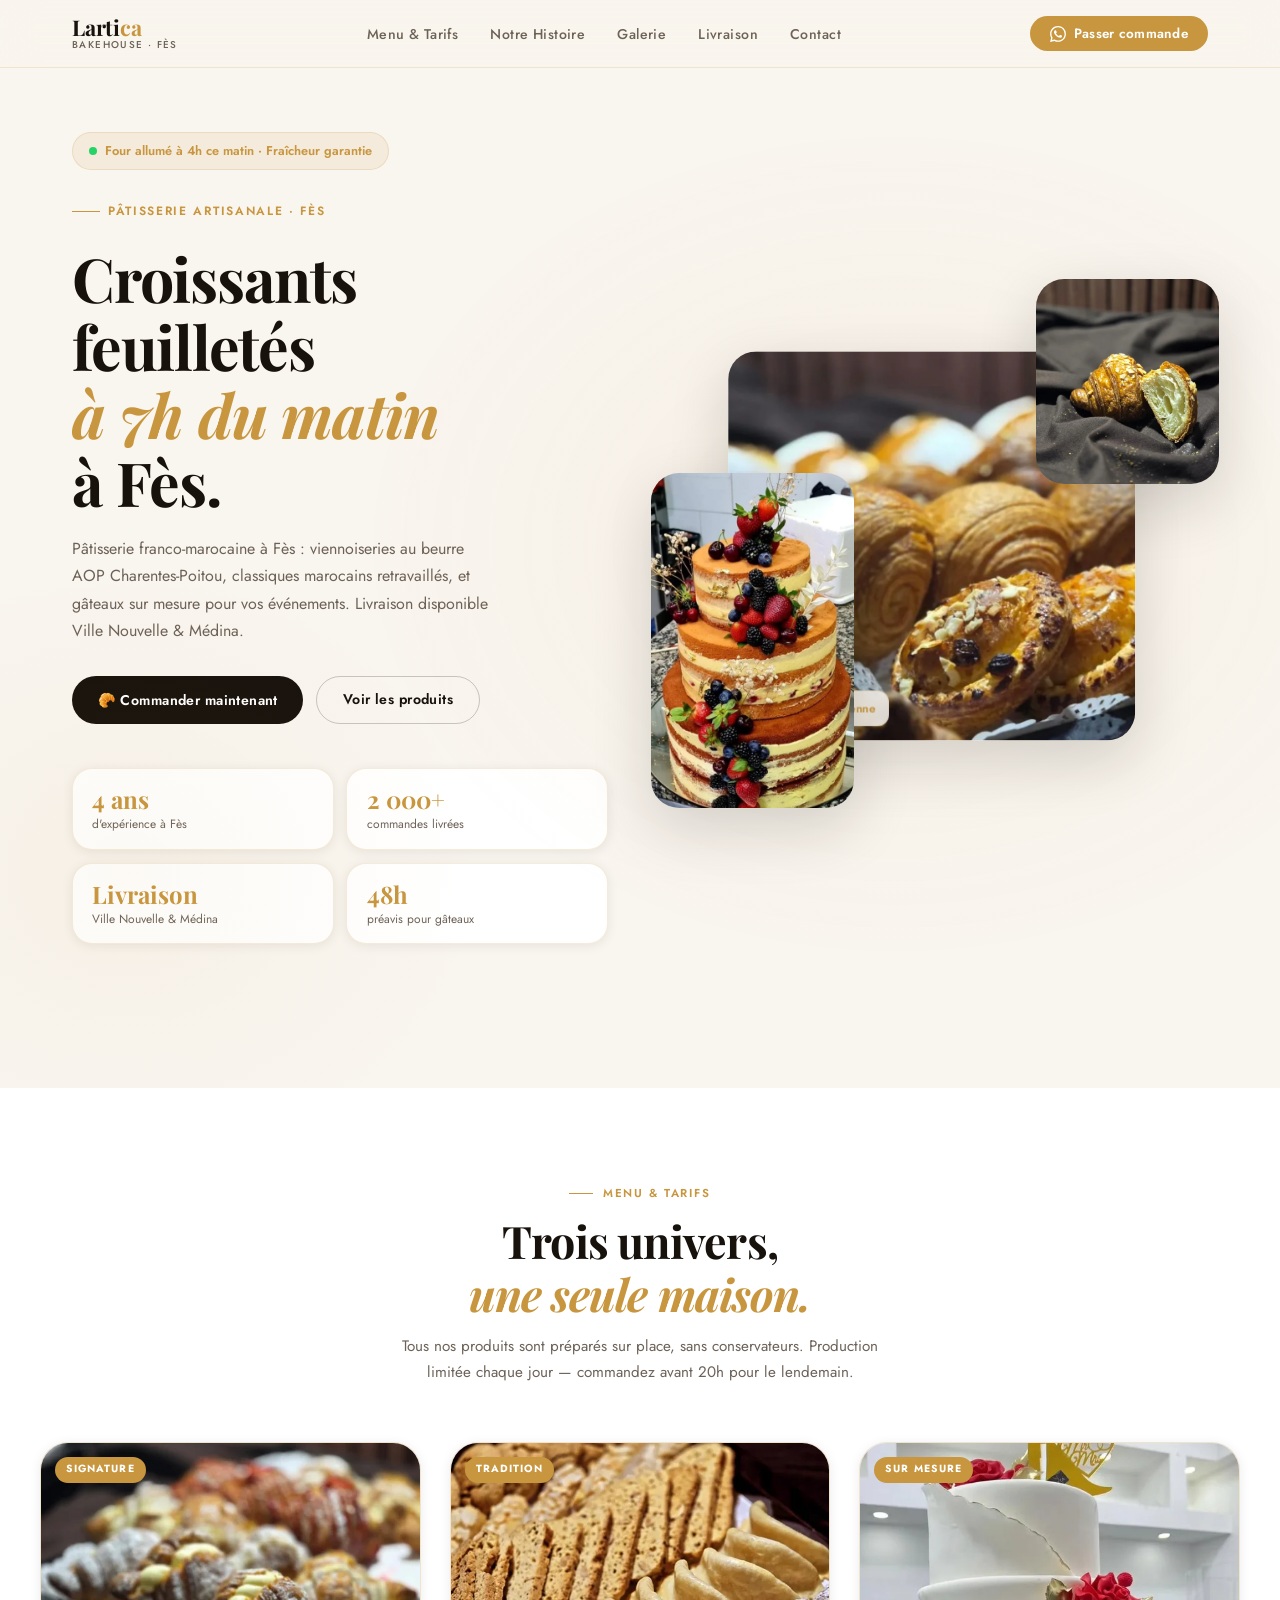
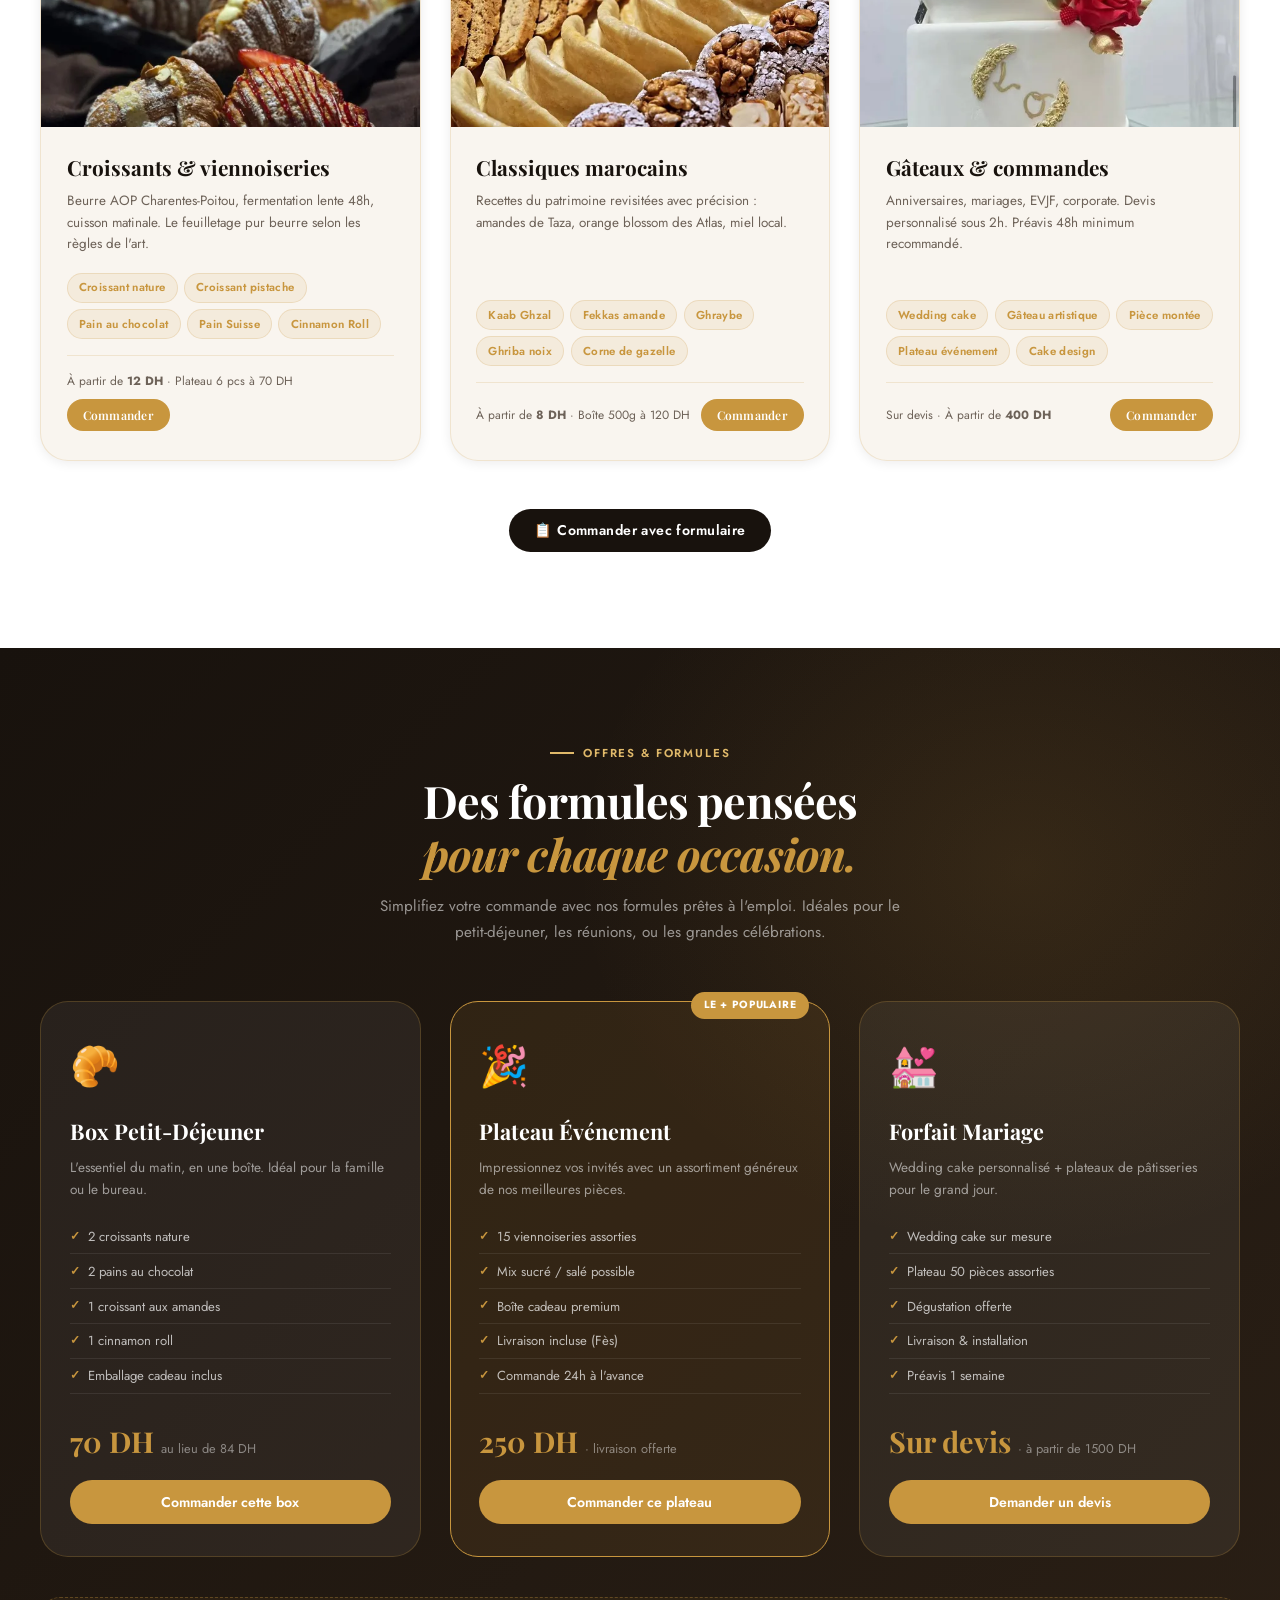
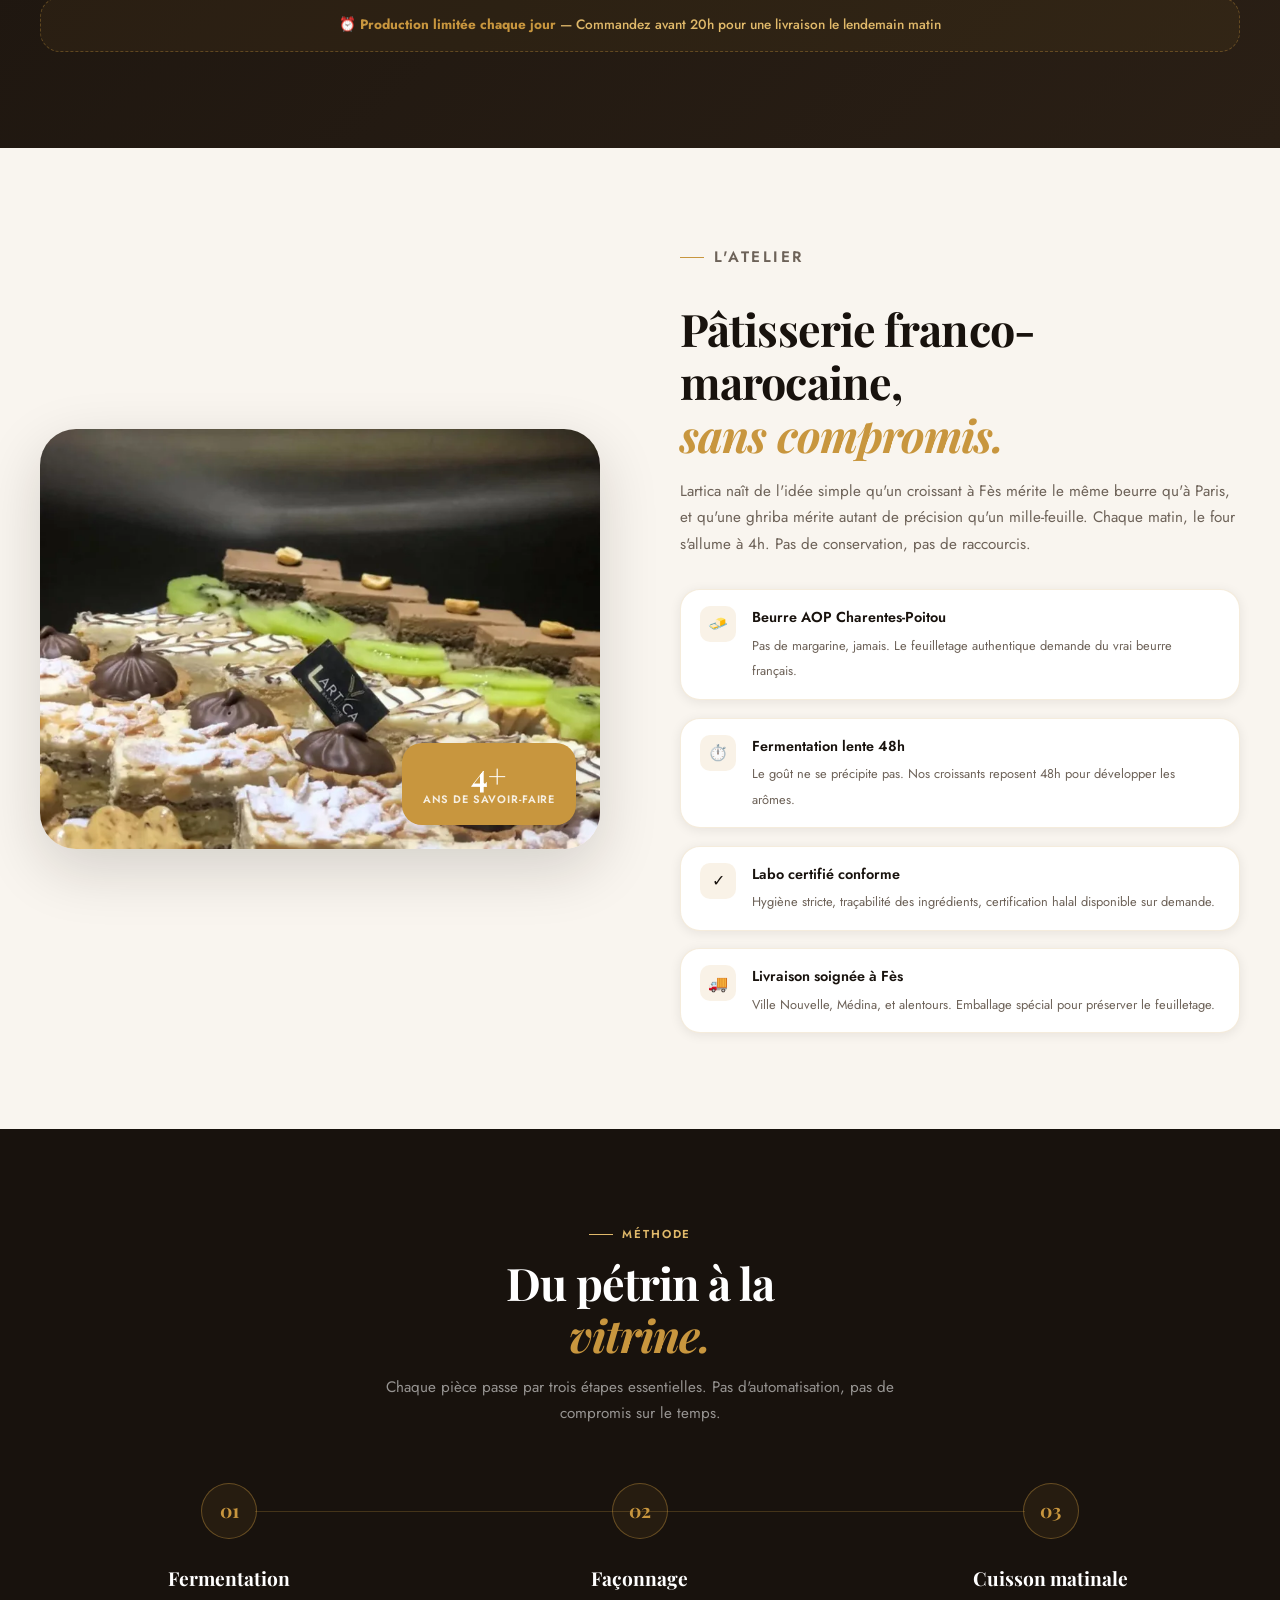
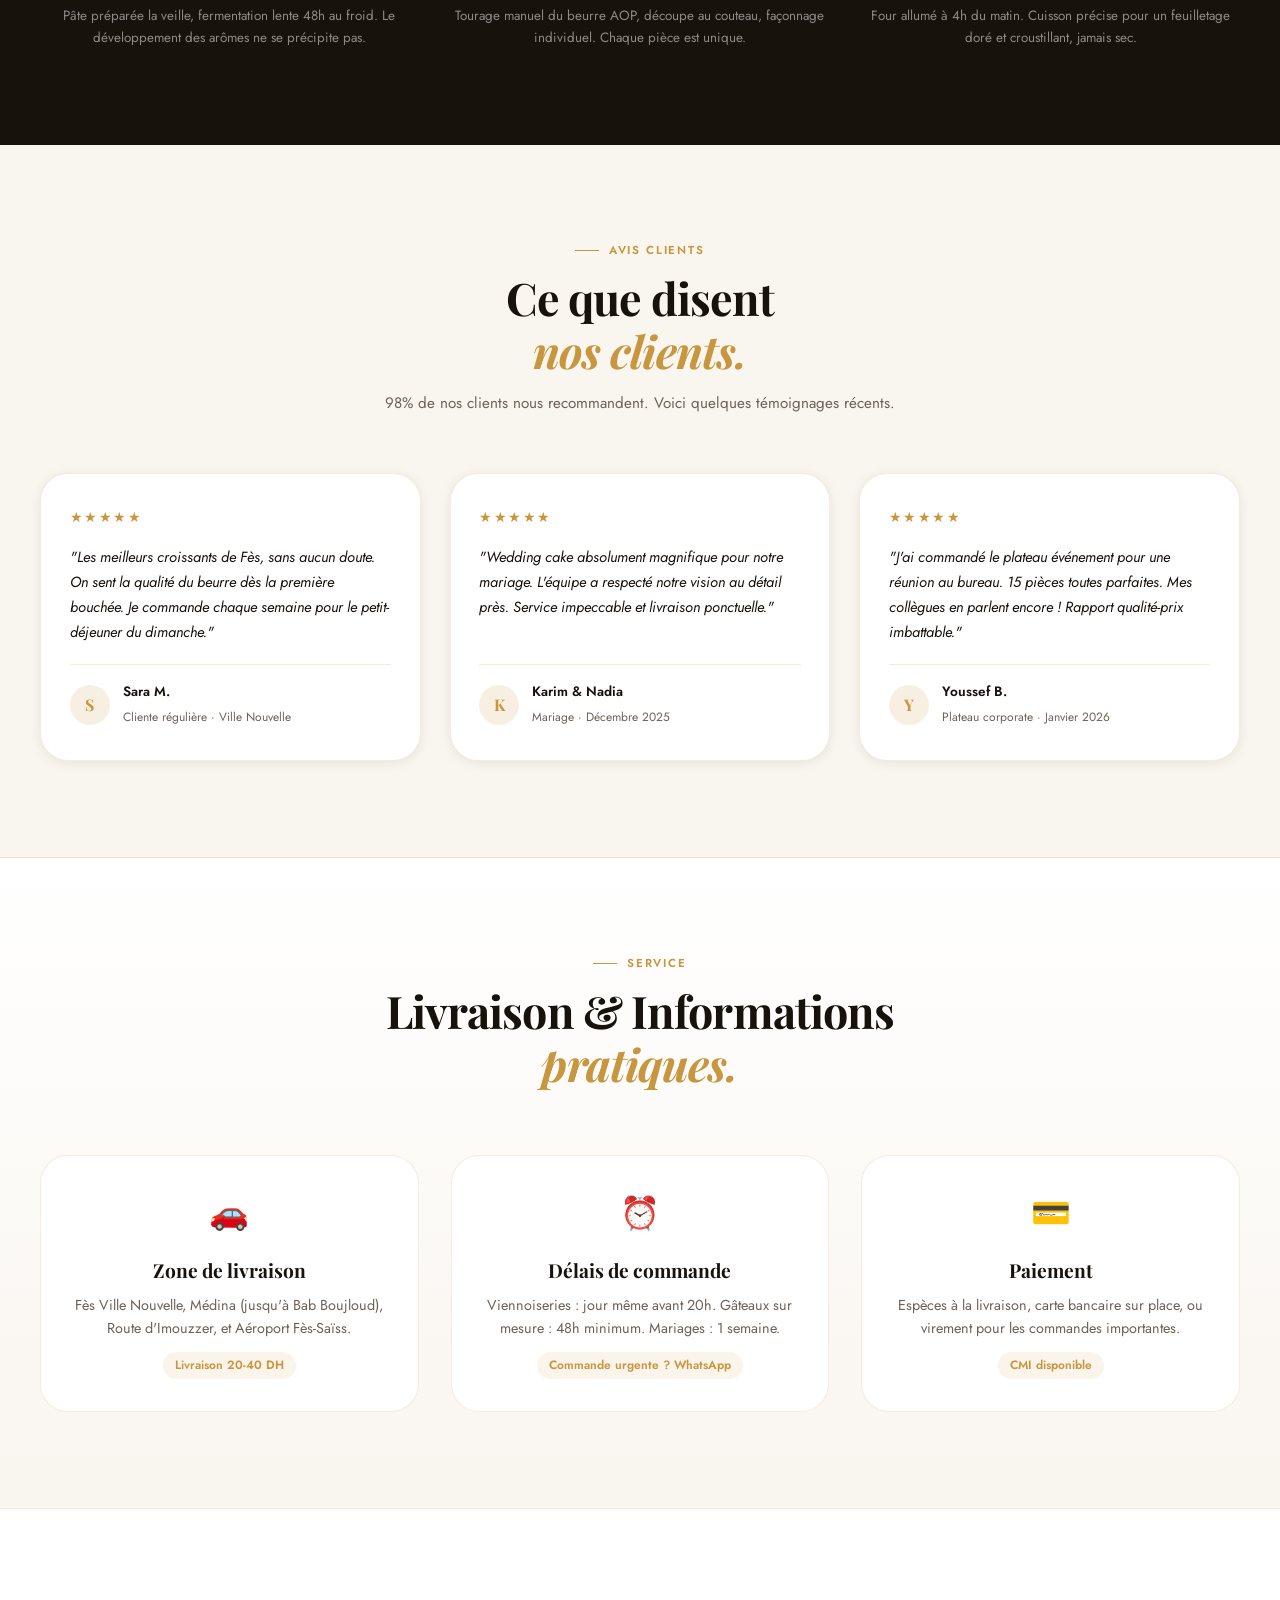
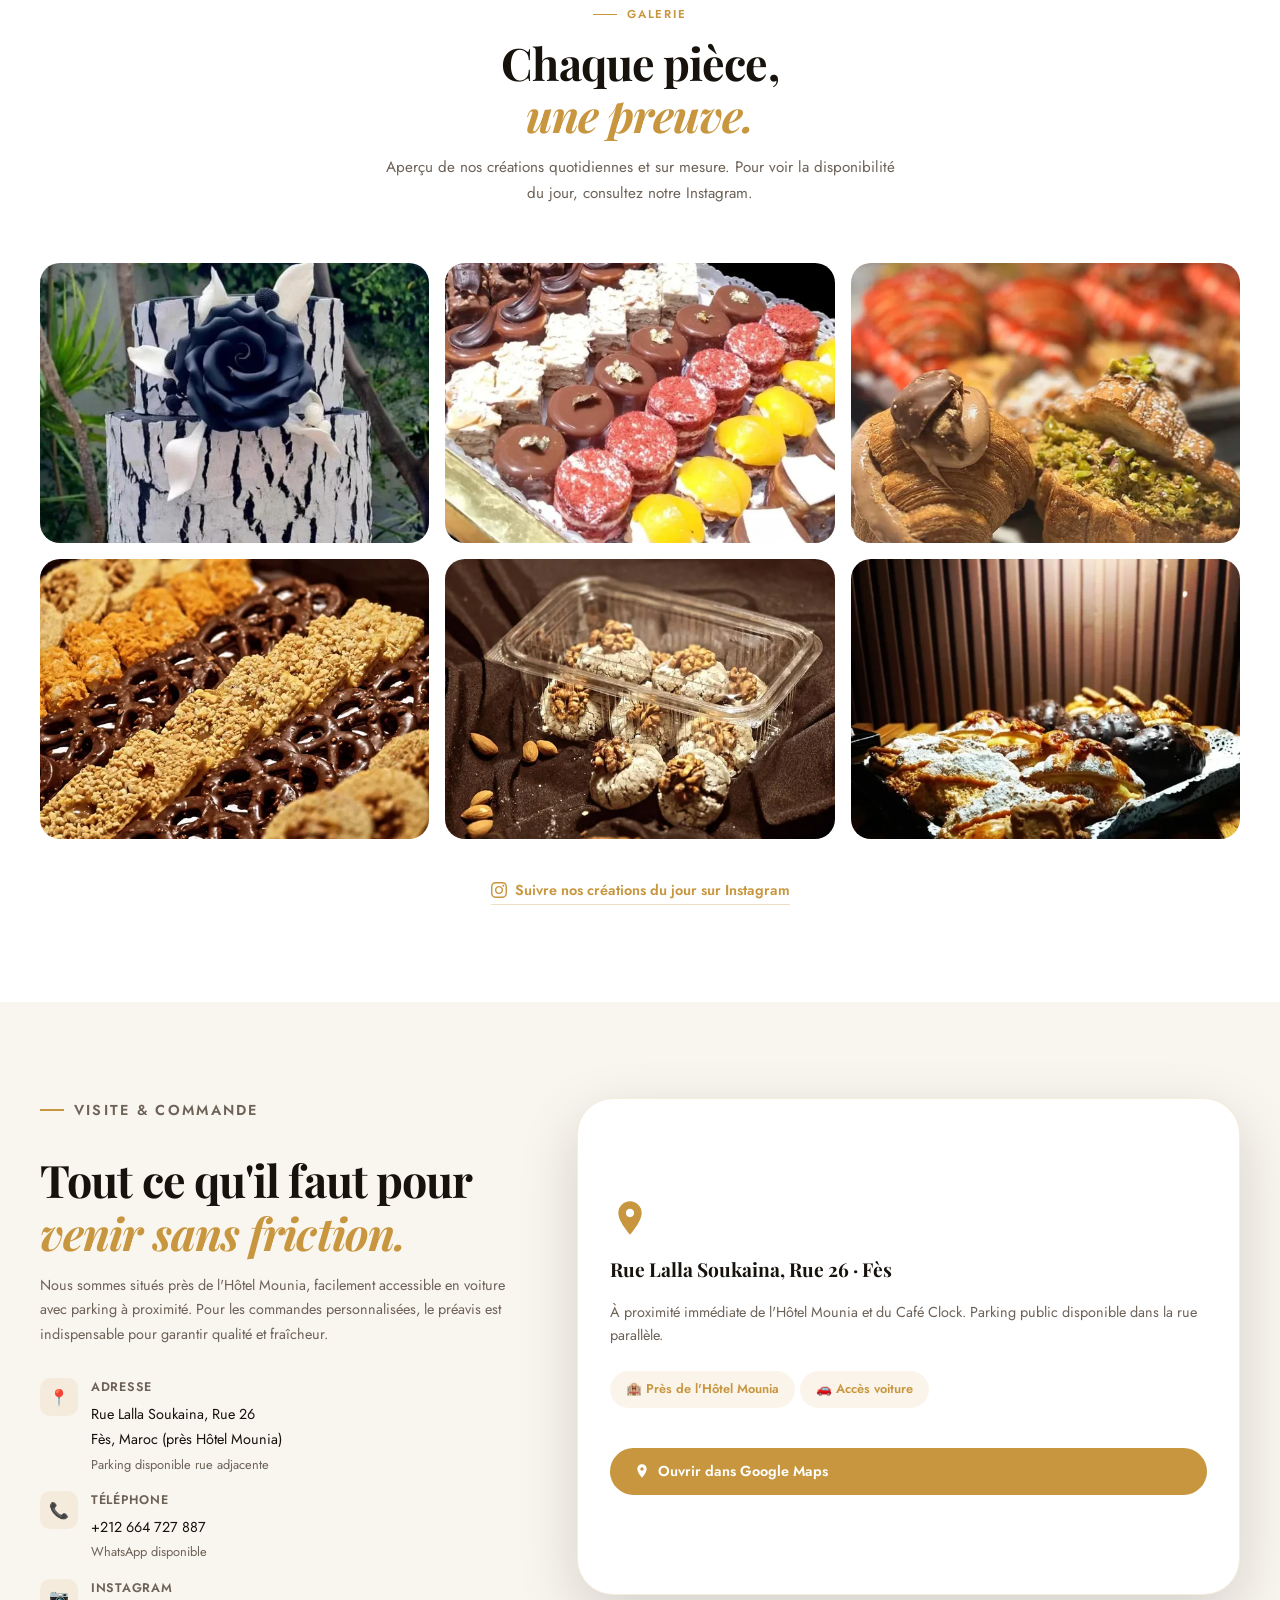
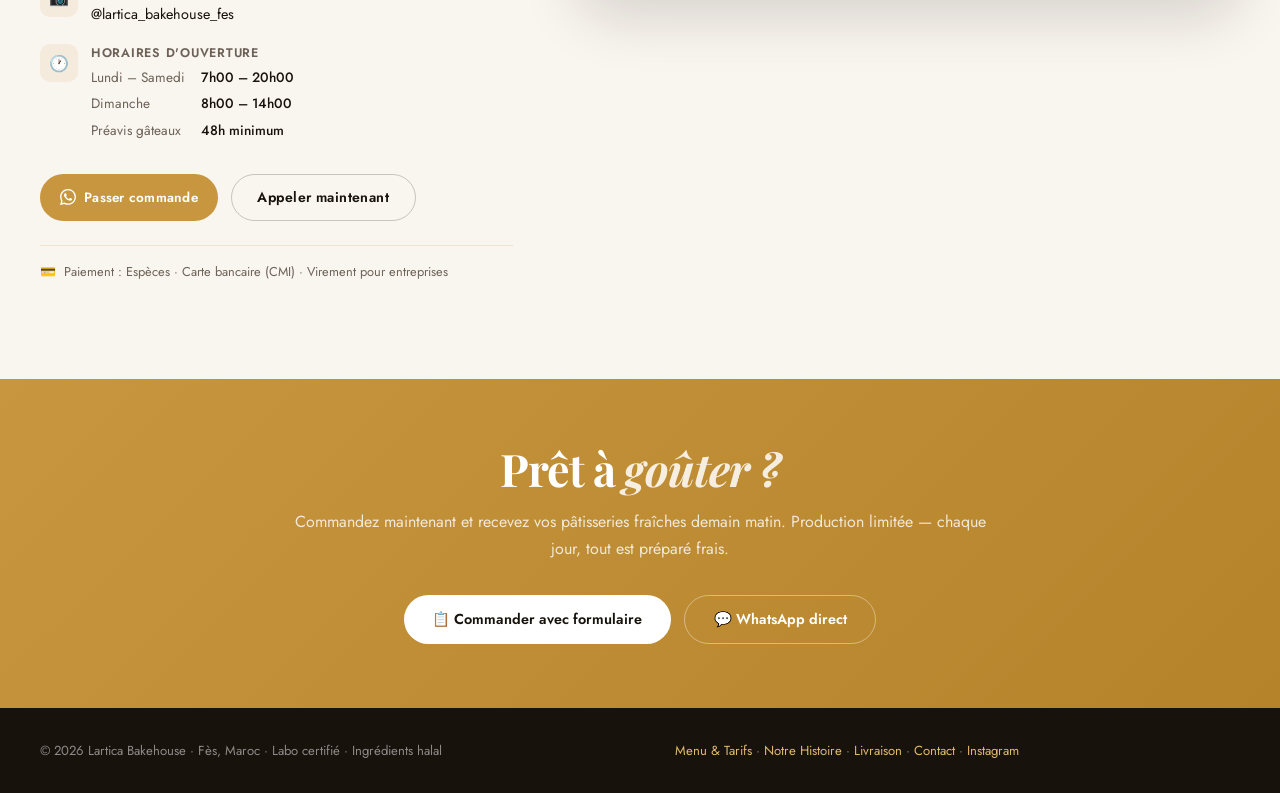
<file: larticafilesanti/index.html>
<!DOCTYPE html>
<html lang="fr">
<head>
  <meta charset="UTF-8" />
  <meta name="viewport" content="width=device-width, initial-scale=1.0" />
  <title>Lartica Bakehouse — Pâtisserie Artisanale à Fès | Croissants &amp; Gâteaux Sur Mesure</title>
  <meta name="description" content="Pâtisserie artisanale à Fès : croissants feuilletés, pâtisseries marocaines traditionnelles, gâteaux d'anniversaire et wedding cakes. Livraison disponible. À partir de 12 DH." />
  <meta name="theme-color" content="#f9f5ef" />
  <link rel="canonical" href="https://www.larticabakehouse.ma" />

  <!-- Open Graph -->
  <meta property="og:title" content="Lartica Bakehouse — Pâtisserie Artisanale Fès" />
  <meta property="og:description" content="Croissants frais à 7h, pâtisseries marocaines et gâteaux sur mesure à Fès. Livraison Ville Nouvelle &amp; Médina." />
  <meta property="og:type" content="website" />
  <meta property="og:url" content="https://www.larticabakehouse.ma" />
  <meta property="og:image" content="https://www.larticabakehouse.ma/images/hero-main.webp" />
  <meta property="og:image:width" content="1200" />
  <meta property="og:image:height" content="630" />
  <meta property="og:locale" content="fr_FR" />

  <!-- Twitter Cards -->
  <meta name="twitter:card" content="summary_large_image" />
  <meta name="twitter:title" content="Lartica Bakehouse — Pâtisserie Artisanale Fès" />
  <meta name="twitter:description" content="Croissants feuilletés et gâteaux sur mesure à Fès. Qualité française, saveurs marocaines." />
  <meta name="twitter:image" content="https://www.larticabakehouse.ma/images/hero-main.webp" />

  <!-- Preconnect & Preload -->
  <link rel="preconnect" href="https://fonts.googleapis.com" />
  <link rel="preconnect" href="https://fonts.gstatic.com" crossorigin />
  <link rel="preload" href="images/hero-main.webp" as="image" type="image/webp" fetchpriority="high" />
  <link rel="dns-prefetch" href="//wa.me" />
  <link rel="preload" href="css/styles.css" as="style" />

  <link href="https://fonts.googleapis.com/css2?family=Playfair+Display:ital,wght@0,400;0,500;0,600;0,700;1,400;1,500&family=Jost:wght@300;400;500;600&display=swap" rel="stylesheet" />
  <link rel="stylesheet" href="css/styles.css" />

  <!-- Schema.org JSON-LD -->
  <script type="application/ld+json">
  {
    "@context": "https://schema.org",
    "@type": "Bakery",
    "name": "Lartica Bakehouse",
    "image": "https://www.larticabakehouse.ma/images/hero-main.webp",
    "address": {
      "@type": "PostalAddress",
      "streetAddress": "Rue Lalla Soukaina, Rue 26, près de l'Hôtel Mounia",
      "addressLocality": "Fès",
      "addressRegion": "Fès-Meknès",
      "addressCountry": "MA"
    },
    "geo": { "@type": "GeoCoordinates", "latitude": "34.0333", "longitude": "-5.0000" },
    "telephone": "+212664727887",
    "priceRange": "$$",
    "areaServed": ["Fès", "Fès-Médina", "Fès-Ville Nouvelle"],
    "url": "https://www.larticabakehouse.ma",
    "sameAs": ["https://www.instagram.com/lartica_bakehouse_fes"],
    "servesCuisine": ["Pâtisserie française", "Pâtisserie marocaine", "Viennoiserie"],
    "paymentAccepted": ["Espèces", "Carte bancaire", "Virement"],
    "aggregateRating": { "@type": "AggregateRating", "ratingValue": "4.9", "reviewCount": "127" },
    "openingHoursSpecification": [
      {"@type":"OpeningHoursSpecification","dayOfWeek":["Monday","Tuesday","Wednesday","Thursday","Friday","Saturday"],"opens":"07:00","closes":"20:00"},
      {"@type":"OpeningHoursSpecification","dayOfWeek":"Sunday","opens":"08:00","closes":"14:00"}
    ],
    "hasOfferCatalog": {
      "@type": "OfferCatalog", "name": "Pâtisseries",
      "itemListElement": [
        {"@type":"Offer","itemOffered":{"@type":"Product","name":"Croissants","description":"Croissants feuilletés au beurre AOP","offers":{"@type":"Offer","price":"12","priceCurrency":"MAD"}}},
        {"@type":"Offer","itemOffered":{"@type":"Product","name":"Box Petit-Déjeuner","description":"6 viennoiseries assorties","offers":{"@type":"Offer","price":"70","priceCurrency":"MAD"}}}
      ]
    }
  }
  </script>
</head>
<body>

  <a class="skip-nav" href="#main-content">Aller au contenu</a>

  <!-- Floating WhatsApp Button (Mobile) -->
  <a href="https://wa.me/212664727887?text=Bonjour%20Lartica%20Bakehouse%2C%20je%20souhaite%20passer%20une%20commande." class="whatsapp-float" aria-label="Commander sur WhatsApp" target="_blank" rel="noopener">
    <svg viewBox="0 0 24 24" aria-hidden="true"><path d="M17.472 14.382c-.297-.149-1.758-.867-2.03-.967-.273-.099-.471-.148-.67.15-.197.297-.767.966-.94 1.164-.173.199-.347.223-.644.075-.297-.15-1.255-.463-2.39-1.475-.883-.788-1.48-1.761-1.653-2.059-.173-.297-.018-.458.13-.606.134-.133.298-.347.446-.52.149-.174.198-.298.298-.497.099-.198.05-.371-.025-.52-.075-.149-.669-1.612-.916-2.207-.242-.579-.487-.5-.669-.51-.173-.008-.371-.01-.57-.01-.198 0-.52.074-.792.372-.272.297-1.04 1.016-1.04 2.479 0 1.462 1.065 2.875 1.213 3.074.149.198 2.096 3.2 5.077 4.487.709.306 1.262.489 1.694.625.712.227 1.36.195 1.871.118.571-.085 1.758-.719 2.006-1.413.248-.694.248-1.289.173-1.413-.074-.124-.272-.198-.57-.347m-5.421 7.403h-.004a9.87 9.87 0 01-5.031-1.378l-.361-.214-3.741.982.998-3.648-.235-.374a9.86 9.86 0 01-1.51-5.26c.001-5.45 4.436-9.884 9.888-9.884 2.64 0 5.122 1.03 6.988 2.898a9.825 9.825 0 012.893 6.994c-.003 5.45-4.437 9.884-9.885 9.884m8.413-18.297A11.815 11.815 0 0012.05 0C5.495 0 .16 5.335.157 11.892c0 2.096.547 4.142 1.588 5.945L.057 24l6.305-1.654a11.882 11.882 0 005.683 1.448h.005c6.554 0 11.89-5.335 11.893-11.893a11.821 11.821 0 00-3.48-8.413Z"/></svg>
  </a>

  <!-- ─── HEADER ─────────────────────────── -->
  <header id="site-header">
    <nav aria-label="Navigation principale">
      <a href="#hero" class="logo" aria-label="Lartica Bakehouse — retour à l'accueil">
        <span class="logo-main">Larti<span>ca</span></span>
        <span class="logo-sub">Bakehouse · Fès</span>
      </a>
      <ul class="nav-links" role="list">
        <li><a href="#menu">Menu &amp; Tarifs</a></li>
        <li><a href="#histoire">Notre Histoire</a></li>
        <li><a href="#galerie">Galerie</a></li>
        <li><a href="#livraison">Livraison</a></li>
        <li><a href="#contact">Contact</a></li>
      </ul>
      <button class="btn-wa" data-open-order aria-label="Passer commande">
        <svg viewBox="0 0 24 24" aria-hidden="true"><path d="M17.472 14.382c-.297-.149-1.758-.867-2.03-.967-.273-.099-.471-.148-.67.15-.197.297-.767.966-.94 1.164-.173.199-.347.223-.644.075-.297-.15-1.255-.463-2.39-1.475-.883-.788-1.48-1.761-1.653-2.059-.173-.297-.018-.458.13-.606.134-.133.298-.347.446-.52.149-.174.198-.298.298-.497.099-.198.05-.371-.025-.52-.075-.149-.669-1.612-.916-2.207-.242-.579-.487-.5-.669-.51-.173-.008-.371-.01-.57-.01-.198 0-.52.074-.792.372-.272.297-1.04 1.016-1.04 2.479 0 1.462 1.065 2.875 1.213 3.074.149.198 2.096 3.2 5.077 4.487.709.306 1.262.489 1.694.625.712.227 1.36.195 1.871.118.571-.085 1.758-.719 2.006-1.413.248-.694.248-1.289.173-1.413-.074-.124-.272-.198-.57-.347m-5.421 7.403h-.004a9.87 9.87 0 01-5.031-1.378l-.361-.214-3.741.982.998-3.648-.235-.374a9.86 9.86 0 01-1.51-5.26c.001-5.45 4.436-9.884 9.888-9.884 2.64 0 5.122 1.03 6.988 2.898a9.825 9.825 0 012.893 6.994c-.003 5.45-4.437 9.884-9.885 9.884m8.413-18.297A11.815 11.815 0 0012.05 0C5.495 0 .16 5.335.157 11.892c0 2.096.547 4.142 1.588 5.945L.057 24l6.305-1.654a11.882 11.882 0 005.683 1.448h.005c6.554 0 11.89-5.335 11.893-11.893a11.821 11.821 0 00-3.48-8.413Z"/></svg>
        Passer commande
      </button>
      <button class="hamburger" id="hamburger" aria-label="Ouvrir le menu" aria-expanded="false" aria-controls="mobile-menu">
        <span></span><span></span><span></span>
      </button>
    </nav>
  </header>

  <!-- Mobile menu -->
  <div class="mobile-menu" id="mobile-menu" role="navigation" aria-label="Menu mobile">
    <a href="#menu">Menu &amp; Tarifs</a>
    <a href="#histoire">Notre Histoire</a>
    <a href="#galerie">Galerie</a>
    <a href="#livraison">Livraison</a>
    <a href="#contact">Contact</a>
    <button class="btn-wa" data-open-order aria-label="Passer commande">Commander maintenant</button>
  </div>

  <main id="main-content">

    <!-- ─── HERO ────────────────────────────── -->
    <section id="hero" aria-label="Accueil">
      <div class="hero-bg-texture" aria-hidden="true"></div>
      <div class="hero-inner">
        <div class="hero-text">
          <div class="freshness-badge" aria-label="Information fraîcheur">
            <span class="pulse" aria-hidden="true"></span>
            Four allumé à 4h ce matin · Fraîcheur garantie
          </div>
          <p class="hero-eyebrow" aria-hidden="true">Pâtisserie artisanale · Fès</p>
          <h1>Croissants feuilletés<br><em>à 7h du matin</em><br>à Fès.</h1>
          <p class="hero-sub">Pâtisserie franco-marocaine à Fès : viennoiseries au beurre AOP Charentes-Poitou, classiques marocains retravaillés, et gâteaux sur mesure pour vos événements. Livraison disponible Ville Nouvelle &amp; Médina.</p>
          <div class="hero-ctas">
            <button class="btn-primary" data-open-order aria-label="Commander maintenant">🥐 Commander maintenant</button>
            <a href="#menu" class="btn-outline" aria-label="Voir notre menu et tarifs">Voir les produits</a>
          </div>
          <div class="hero-stats" role="list" aria-label="Chiffres clés">
            <div class="stat-card" role="listitem"><div class="stat-value">4 ans</div><div class="stat-label">d'expérience à Fès</div></div>
            <div class="stat-card" role="listitem"><div class="stat-value">2 000+</div><div class="stat-label">commandes livrées</div></div>
            <div class="stat-card" role="listitem"><div class="stat-value">Livraison</div><div class="stat-label">Ville Nouvelle &amp; Médina</div></div>
            <div class="stat-card" role="listitem"><div class="stat-value">48h</div><div class="stat-label">préavis pour gâteaux</div></div>
          </div>
        </div>
        <div class="hero-images" aria-hidden="true">
          <div class="hero-card hero-card-main">
            <img src="images/hero-main.webp" alt="Viennoiseries fraîches Lartica : croissants, pains au chocolat et escargots" width="912" height="640" fetchpriority="high" />
            <div class="hero-badge">Fraîcheur <span>quotidienne</span></div>
          </div>
          <div class="hero-card hero-card-tall">
            <img src="images/hero-tall.webp" alt="Naked cake aux fruits rouges préparé en atelier" width="456" height="640" loading="lazy" />
          </div>
          <div class="hero-card hero-card-side">
            <img src="images/hero-side.webp" alt="Croissant aux amandes feuilleté, mie alvéolée" width="408" height="476" loading="lazy" />
          </div>
        </div>
      </div>
    </section>

    <!-- ─── MENU ─────────────────────────────── -->
    <section id="menu" aria-labelledby="menu-heading">
      <div class="menu-inner">
        <div class="section-header">
          <p class="section-eyebrow">Menu &amp; Tarifs</p>
          <h2 id="menu-heading">Trois univers,<br><em>une seule maison.</em></h2>
          <p class="section-lead">Tous nos produits sont préparés sur place, sans conservateurs. Production limitée chaque jour — commandez avant 20h pour le lendemain.</p>
        </div>

        <div class="menu-grid">
          <!-- Viennoiserie -->
          <article class="menu-card fade-up" aria-label="Viennoiseries et croissants">
            <div class="menu-card-img">
              <img src="images/menu-viennoiseries.webp" alt="Plateau de croissants fourrés à la crème et fraise, viennoiseries Lartica" width="600" height="450" loading="lazy" />
              <span class="menu-card-badge">Signature</span>
            </div>
            <div class="menu-card-body">
              <h3>Croissants &amp; viennoiseries</h3>
              <p>Beurre AOP Charentes-Poitou, fermentation lente 48h, cuisson matinale. Le feuilletage pur beurre selon les règles de l'art.</p>
              <ul class="menu-items" aria-label="Exemples de produits">
                <li>Croissant nature</li><li>Croissant pistache</li><li>Pain au chocolat</li><li>Pain Suisse</li><li>Cinnamon Roll</li>
              </ul>
              <div class="price-tag">
                <span>À partir de <strong>12 DH</strong> · Plateau 6 pcs à 70 DH</span>
                <button class="quick-order-btn" data-open-order data-product="Croissants & viennoiseries">Commander</button>
              </div>
            </div>
          </article>

          <!-- Marocains -->
          <article class="menu-card fade-up" aria-label="Pâtisseries marocaines traditionnelles">
            <div class="menu-card-img">
              <img src="images/menu-marocains.webp" alt="Plateau de pâtisseries marocaines : kaab ghzal, fekkas, ghraybe aux noix" width="600" height="450" loading="lazy" />
              <span class="menu-card-badge">Tradition</span>
            </div>
            <div class="menu-card-body">
              <h3>Classiques marocains</h3>
              <p>Recettes du patrimoine revisitées avec précision : amandes de Taza, orange blossom des Atlas, miel local.</p>
              <ul class="menu-items" aria-label="Exemples de produits">
                <li>Kaab Ghzal</li><li>Fekkas amande</li><li>Ghraybe</li><li>Ghriba noix</li><li>Corne de gazelle</li>
              </ul>
              <div class="price-tag">
                <span>À partir de <strong>8 DH</strong> · Boîte 500g à 120 DH</span>
                <button class="quick-order-btn" data-open-order data-product="Classiques marocains">Commander</button>
              </div>
            </div>
          </article>

          <!-- Gâteaux -->
          <article class="menu-card fade-up" aria-label="Gâteaux et commandes sur mesure">
            <div class="menu-card-img">
              <img src="images/menu-gateaux.webp" alt="Wedding cake Lartica : pièce montée fondant blanc, roses rouges et décors dorés" width="600" height="450" loading="lazy" />
              <span class="menu-card-badge">Sur mesure</span>
            </div>
            <div class="menu-card-body">
              <h3>Gâteaux &amp; commandes</h3>
              <p>Anniversaires, mariages, EVJF, corporate. Devis personnalisé sous 2h. Préavis 48h minimum recommandé.</p>
              <ul class="menu-items" aria-label="Exemples de produits">
                <li>Wedding cake</li><li>Gâteau artistique</li><li>Pièce montée</li><li>Plateau événement</li><li>Cake design</li>
              </ul>
              <div class="price-tag">
                <span>Sur devis · À partir de <strong>400 DH</strong></span>
                <button class="quick-order-btn" data-open-order data-product="Gâteaux sur mesure">Commander</button>
              </div>
            </div>
          </article>
        </div>

        <div class="menu-cta">
          <button class="btn-primary" data-open-order>📋 Commander avec formulaire</button>
        </div>
      </div>
    </section>

    <!-- ─── BUNDLES ──────────────────────────── -->
    <section id="bundles" aria-labelledby="bundles-heading">
      <div class="bundles-inner">
        <div class="section-header">
          <p class="section-eyebrow">Offres &amp; Formules</p>
          <h2 id="bundles-heading">Des formules pensées<br><em>pour chaque occasion.</em></h2>
          <p class="section-lead">Simplifiez votre commande avec nos formules prêtes à l'emploi. Idéales pour le petit-déjeuner, les réunions, ou les grandes célébrations.</p>
        </div>
        <div class="bundle-grid">
          <div class="bundle-card fade-up">
            <div class="bundle-icon" aria-hidden="true">🥐</div>
            <h3>Box Petit-Déjeuner</h3>
            <p class="bundle-desc">L'essentiel du matin, en une boîte. Idéal pour la famille ou le bureau.</p>
            <ul class="bundle-includes">
              <li>2 croissants nature</li><li>2 pains au chocolat</li><li>1 croissant aux amandes</li><li>1 cinnamon roll</li><li>Emballage cadeau inclus</li>
            </ul>
            <div class="bundle-price">70 DH <span>au lieu de 84 DH</span></div>
            <button class="bundle-order-btn" data-open-order data-product="Box Petit-Déjeuner (6 pcs)">Commander cette box</button>
          </div>

          <div class="bundle-card featured fade-up">
            <span class="bundle-popular">Le + populaire</span>
            <div class="bundle-icon" aria-hidden="true">🎉</div>
            <h3>Plateau Événement</h3>
            <p class="bundle-desc">Impressionnez vos invités avec un assortiment généreux de nos meilleures pièces.</p>
            <ul class="bundle-includes">
              <li>15 viennoiseries assorties</li><li>Mix sucré / salé possible</li><li>Boîte cadeau premium</li><li>Livraison incluse (Fès)</li><li>Commande 24h à l'avance</li>
            </ul>
            <div class="bundle-price">250 DH <span>· livraison offerte</span></div>
            <button class="bundle-order-btn" data-open-order data-product="Plateau Événement (15 pcs)">Commander ce plateau</button>
          </div>

          <div class="bundle-card fade-up">
            <div class="bundle-icon" aria-hidden="true">💒</div>
            <h3>Forfait Mariage</h3>
            <p class="bundle-desc">Wedding cake personnalisé + plateaux de pâtisseries pour le grand jour.</p>
            <ul class="bundle-includes">
              <li>Wedding cake sur mesure</li><li>Plateau 50 pièces assorties</li><li>Dégustation offerte</li><li>Livraison &amp; installation</li><li>Préavis 1 semaine</li>
            </ul>
            <div class="bundle-price">Sur devis <span>· à partir de 1500 DH</span></div>
            <button class="bundle-order-btn" data-open-order data-product="Forfait Mariage">Demander un devis</button>
          </div>
        </div>

        <div class="urgency-strip fade-up">
          <p>⏰ <strong>Production limitée chaque jour</strong> — Commandez avant 20h pour une livraison le lendemain matin</p>
        </div>
      </div>
    </section>

    <!-- ─── STORY ─────────────────────────────── -->
    <section id="histoire" aria-labelledby="story-heading">
      <div class="story-inner">
        <div class="story-image-wrap">
          <img src="images/story-baker.webp" alt="Plateau signature Lartica Bakehouse : entremets, gâteaux kiwi et tranches garnies" width="800" height="600" loading="lazy" />
          <div class="story-image-accent" aria-hidden="true">
            <div class="big">4+</div><div class="small">ans de savoir-faire</div>
          </div>
        </div>
        <div class="story-text">
          <p class="section-eyebrow">L'atelier</p>
          <h2 id="story-heading">Pâtisserie franco-marocaine,<br><em>sans compromis.</em></h2>
          <p>Lartica naît de l'idée simple qu'un croissant à Fès mérite le même beurre qu'à Paris, et qu'une ghriba mérite autant de précision qu'un mille-feuille. Chaque matin, le four s'allume à 4h. Pas de conservation, pas de raccourcis.</p>
          <div class="story-features">
            <div class="story-feature fade-up"><div class="story-feature-icon" aria-hidden="true">🧈</div><div class="story-feature-text"><strong>Beurre AOP Charentes-Poitou</strong><span>Pas de margarine, jamais. Le feuilletage authentique demande du vrai beurre français.</span></div></div>
            <div class="story-feature fade-up"><div class="story-feature-icon" aria-hidden="true">⏱️</div><div class="story-feature-text"><strong>Fermentation lente 48h</strong><span>Le goût ne se précipite pas. Nos croissants reposent 48h pour développer les arômes.</span></div></div>
            <div class="story-feature fade-up"><div class="story-feature-icon" aria-hidden="true">✓</div><div class="story-feature-text"><strong>Labo certifié conforme</strong><span>Hygiène stricte, traçabilité des ingrédients, certification halal disponible sur demande.</span></div></div>
            <div class="story-feature fade-up"><div class="story-feature-icon" aria-hidden="true">🚚</div><div class="story-feature-text"><strong>Livraison soignée à Fès</strong><span>Ville Nouvelle, Médina, et alentours. Emballage spécial pour préserver le feuilletage.</span></div></div>
          </div>
        </div>
      </div>
    </section>

    <!-- ─── PROCESS ───────────────────────────── -->
    <section id="process" aria-labelledby="process-heading">
      <div class="process-inner">
        <div class="section-header">
          <p class="section-eyebrow">Méthode</p>
          <h2 id="process-heading">Du pétrin à la<br><em>vitrine.</em></h2>
          <p class="section-lead">Chaque pièce passe par trois étapes essentielles. Pas d'automatisation, pas de compromis sur le temps.</p>
        </div>
        <div class="process-steps">
          <div class="process-step fade-up"><div class="process-num" aria-hidden="true">01</div><h3>Fermentation</h3><p>Pâte préparée la veille, fermentation lente 48h au froid. Le développement des arômes ne se précipite pas.</p></div>
          <div class="process-step fade-up"><div class="process-num" aria-hidden="true">02</div><h3>Façonnage</h3><p>Tourage manuel du beurre AOP, découpe au couteau, façonnage individuel. Chaque pièce est unique.</p></div>
          <div class="process-step fade-up"><div class="process-num" aria-hidden="true">03</div><h3>Cuisson matinale</h3><p>Four allumé à 4h du matin. Cuisson précise pour un feuilletage doré et croustillant, jamais sec.</p></div>
        </div>
      </div>
    </section>

    <!-- ─── TESTIMONIALS ──────────────────────── -->
    <section id="testimonials" aria-labelledby="testimonials-heading">
      <div class="testimonials-inner">
        <div class="section-header">
          <p class="section-eyebrow">Avis clients</p>
          <h2 id="testimonials-heading">Ce que disent<br><em>nos clients.</em></h2>
          <p class="section-lead">98% de nos clients nous recommandent. Voici quelques témoignages récents.</p>
        </div>
        <div class="testimonials-grid">
          <div class="testimonial-card fade-up">
            <div class="testimonial-stars" aria-label="5 étoiles sur 5">★★★★★</div>
            <p class="testimonial-text">"Les meilleurs croissants de Fès, sans aucun doute. On sent la qualité du beurre dès la première bouchée. Je commande chaque semaine pour le petit-déjeuner du dimanche."</p>
            <div class="testimonial-author"><div class="testimonial-avatar">S</div><div class="testimonial-author-info"><strong>Sara M.</strong><span>Cliente régulière · Ville Nouvelle</span></div></div>
          </div>
          <div class="testimonial-card fade-up">
            <div class="testimonial-stars" aria-label="5 étoiles sur 5">★★★★★</div>
            <p class="testimonial-text">"Wedding cake absolument magnifique pour notre mariage. L'équipe a respecté notre vision au détail près. Service impeccable et livraison ponctuelle."</p>
            <div class="testimonial-author"><div class="testimonial-avatar">K</div><div class="testimonial-author-info"><strong>Karim &amp; Nadia</strong><span>Mariage · Décembre 2025</span></div></div>
          </div>
          <div class="testimonial-card fade-up">
            <div class="testimonial-stars" aria-label="5 étoiles sur 5">★★★★★</div>
            <p class="testimonial-text">"J'ai commandé le plateau événement pour une réunion au bureau. 15 pièces toutes parfaites. Mes collègues en parlent encore ! Rapport qualité-prix imbattable."</p>
            <div class="testimonial-author"><div class="testimonial-avatar">Y</div><div class="testimonial-author-info"><strong>Youssef B.</strong><span>Plateau corporate · Janvier 2026</span></div></div>
          </div>
        </div>
      </div>
    </section>

    <!-- ─── DELIVERY SECTION ──────────────────── -->
    <section id="livraison" aria-labelledby="delivery-heading">
      <div class="delivery-inner">
        <div class="section-header" style="grid-column: 1/-1; margin-bottom: 2rem;">
          <p class="section-eyebrow">Service</p>
          <h2 id="delivery-heading">Livraison &amp; Informations<br><em>pratiques.</em></h2>
        </div>
        <div class="delivery-card fade-up"><div class="delivery-icon" aria-hidden="true">🚗</div><h3>Zone de livraison</h3><p>Fès Ville Nouvelle, Médina (jusqu'à Bab Boujloud), Route d'Imouzzer, et Aéroport Fès-Saïss.</p><span class="delivery-badge">Livraison 20-40 DH</span></div>
        <div class="delivery-card fade-up"><div class="delivery-icon" aria-hidden="true">⏰</div><h3>Délais de commande</h3><p>Viennoiseries : jour même avant 20h. Gâteaux sur mesure : 48h minimum. Mariages : 1 semaine.</p><span class="delivery-badge">Commande urgente ? WhatsApp</span></div>
        <div class="delivery-card fade-up"><div class="delivery-icon" aria-hidden="true">💳</div><h3>Paiement</h3><p>Espèces à la livraison, carte bancaire sur place, ou virement pour les commandes importantes.</p><span class="delivery-badge">CMI disponible</span></div>
      </div>
    </section>

    <!-- ─── GALLERY ───────────────────────────── -->
    <section id="galerie" aria-labelledby="gallery-heading">
      <div class="gallery-inner">
        <div class="section-header">
          <p class="section-eyebrow">Galerie</p>
          <h2 id="gallery-heading">Chaque pièce,<br><em>une preuve.</em></h2>
          <p class="section-lead">Aperçu de nos créations quotidiennes et sur mesure. Pour voir la disponibilité du jour, consultez notre Instagram.</p>
        </div>
        <div class="gallery-grid" role="list" aria-label="Galerie de produits">
          <figure class="gallery-item fade-up" role="listitem"><img src="images/gallery-1.webp" alt="Gâteau artistique deux étages, glaçage texturé noir et blanc avec rose noire en sucre" width="600" height="600" loading="lazy" /><div class="gallery-item-overlay" aria-hidden="true"><span>Gâteau artistique</span></div></figure>
          <figure class="gallery-item fade-up" role="listitem"><img src="images/gallery-2.webp" alt="Assortiment de petits gâteaux : dômes chocolat, red velvet, tartelettes mangue" width="600" height="600" loading="lazy" /><div class="gallery-item-overlay" aria-hidden="true"><span>Plateau pâtissier</span></div></figure>
          <figure class="gallery-item fade-up" role="listitem"><img src="images/gallery-3.webp" alt="Croissants fourrés pistache et chocolat, vue rapprochée" width="600" height="600" loading="lazy" /><div class="gallery-item-overlay" aria-hidden="true"><span>Croissants signature</span></div></figure>
          <figure class="gallery-item fade-up" role="listitem"><img src="images/gallery-4.webp" alt="Assortiment de pretzels enrobés chocolat et barres sésame sur plateau" width="600" height="600" loading="lazy" /><div class="gallery-item-overlay" aria-hidden="true"><span>Pretzels chocolat</span></div></figure>
          <figure class="gallery-item fade-up" role="listitem"><img src="images/gallery-5.webp" alt="Ghriba aux noix, biscuits craquelés au sucre glace sur tissu sombre" width="600" height="600" loading="lazy" /><div class="gallery-item-overlay" aria-hidden="true"><span>Ghriba noix</span></div></figure>
          <figure class="gallery-item fade-up" role="listitem"><img src="images/gallery-6.webp" alt="Pâtisseries mixtes sur étagère bois : choux fourrés, pain Suisse, éclairs chocolat" width="600" height="600" loading="lazy" /><div class="gallery-item-overlay" aria-hidden="true"><span>Vitrine du jour</span></div></figure>
        </div>
        <div class="gallery-cta">
          <a href="https://www.instagram.com/lartica_bakehouse_fes" target="_blank" rel="noopener" aria-label="Voir plus de photos sur Instagram">
            <svg width="16" height="16" viewBox="0 0 24 24" fill="currentColor" aria-hidden="true"><path d="M12 2.163c3.204 0 3.584.012 4.85.07 3.252.148 4.771 1.691 4.919 4.919.058 1.265.069 1.645.069 4.849 0 3.205-.012 3.584-.069 4.849-.149 3.225-1.664 4.771-4.919 4.919-1.266.058-1.644.07-4.85.07-3.204 0-3.584-.012-4.849-.07-3.26-.149-4.771-1.699-4.919-4.92-.058-1.265-.07-1.644-.07-4.849 0-3.204.013-3.583.07-4.849.149-3.227 1.664-4.771 4.919-4.919 1.266-.057 1.645-.069 4.849-.069zm0-2.163c-3.259 0-3.667.014-4.947.072-4.358.2-6.78 2.618-6.98 6.98-.059 1.281-.073 1.689-.073 4.948 0 3.259.014 3.668.072 4.948.2 4.358 2.618 6.78 6.98 6.98 1.281.058 1.689.072 4.948.072 3.259 0 3.668-.014 4.948-.072 4.354-.2 6.782-2.618 6.979-6.98.059-1.28.073-1.689.073-4.948 0-3.259-.014-3.667-.072-4.947-.196-4.354-2.617-6.78-6.979-6.98-1.281-.059-1.69-.073-4.949-.073zm0 5.838c-3.403 0-6.162 2.759-6.162 6.162s2.759 6.163 6.162 6.163 6.162-2.759 6.162-6.163c0-3.403-2.759-6.162-6.162-6.162zm0 10.162c-2.209 0-4-1.79-4-4 0-2.209 1.791-4 4-4s4 1.791 4 4c0 2.21-1.791 4-4 4zm6.406-11.845c-.796 0-1.441.645-1.441 1.44s.645 1.44 1.441 1.44c.795 0 1.439-.645 1.439-1.44s-.644-1.44-1.439-1.44z"/></svg>
            Suivre nos créations du jour sur Instagram
          </a>
        </div>
      </div>
    </section>

    <!-- ─── CONTACT ───────────────────────────── -->
    <section id="contact" aria-labelledby="contact-heading">
      <div class="contact-inner">
        <div class="contact-left">
          <p class="section-eyebrow">Visite &amp; commande</p>
          <h2 id="contact-heading">Tout ce qu'il faut pour<br><em>venir sans friction.</em></h2>
          <p>Nous sommes situés près de l'Hôtel Mounia, facilement accessible en voiture avec parking à proximité. Pour les commandes personnalisées, le préavis est indispensable pour garantir qualité et fraîcheur.</p>
          <div class="contact-details">
            <div class="contact-row"><div class="contact-icon" aria-hidden="true">📍</div><div class="contact-row-text"><strong>Adresse</strong><span>Rue Lalla Soukaina, Rue 26<br>Fès, Maroc (près Hôtel Mounia)</span><span class="contact-subtext">Parking disponible rue adjacente</span></div></div>
            <div class="contact-row"><div class="contact-icon" aria-hidden="true">📞</div><div class="contact-row-text"><strong>Téléphone</strong><a href="tel:+212664727887">+212 664 727 887</a><span class="contact-subtext">WhatsApp disponible</span></div></div>
            <div class="contact-row"><div class="contact-icon" aria-hidden="true">📷</div><div class="contact-row-text"><strong>Instagram</strong><a href="https://www.instagram.com/lartica_bakehouse_fes" target="_blank" rel="noopener">@lartica_bakehouse_fes</a></div></div>
            <div class="contact-row"><div class="contact-icon" aria-hidden="true">🕐</div><div class="contact-row-text"><strong>Horaires d'ouverture</strong><dl class="hours-grid"><dt>Lundi – Samedi</dt><dd>7h00 – 20h00</dd><dt>Dimanche</dt><dd>8h00 – 14h00</dd><dt>Préavis gâteaux</dt><dd>48h minimum</dd></dl></div></div>
          </div>
          <div class="contact-ctas">
            <button class="btn-wa" data-open-order aria-label="Passer commande">
              <svg viewBox="0 0 24 24" aria-hidden="true" style="width:16px;height:16px;fill:currentColor"><path d="M17.472 14.382c-.297-.149-1.758-.867-2.03-.967-.273-.099-.471-.148-.67.15-.197.297-.767.966-.94 1.164-.173.199-.347.223-.644.075-.297-.15-1.255-.463-2.39-1.475-.883-.788-1.48-1.761-1.653-2.059-.173-.297-.018-.458.13-.606.134-.133.298-.347.446-.52.149-.174.198-.298.298-.497.099-.198.05-.371-.025-.52-.075-.149-.669-1.612-.916-2.207-.242-.579-.487-.5-.669-.51-.173-.008-.371-.01-.57-.01-.198 0-.52.074-.792.372-.272.297-1.04 1.016-1.04 2.479 0 1.462 1.065 2.875 1.213 3.074.149.198 2.096 3.2 5.077 4.487.709.306 1.262.489 1.694.625.712.227 1.36.195 1.871.118.571-.085 1.758-.719 2.006-1.413.248-.694.248-1.289.173-1.413-.074-.124-.272-.198-.57-.347m-5.421 7.403h-.004a9.87 9.87 0 01-5.031-1.378l-.361-.214-3.741.982.998-3.648-.235-.374a9.86 9.86 0 01-1.51-5.26c.001-5.45 4.436-9.884 9.888-9.884 2.64 0 5.122 1.03 6.988 2.898a9.825 9.825 0 012.893 6.994c-.003 5.45-4.437 9.884-9.885 9.884m8.413-18.297A11.815 11.815 0 0012.05 0C5.495 0 .16 5.335.157 11.892c0 2.096.547 4.142 1.588 5.945L.057 24l6.305-1.654a11.882 11.882 0 005.683 1.448h.005c6.554 0 11.89-5.335 11.893-11.893a11.821 11.821 0 00-3.48-8.413Z"/></svg>
              Passer commande
            </button>
            <a href="tel:+212664727887" class="btn-outline" aria-label="Appeler Lartica Bakehouse">Appeler maintenant</a>
          </div>
          <div class="payment-methods"><span>💳</span><span>Paiement : Espèces · Carte bancaire (CMI) · Virement pour entreprises</span></div>
        </div>
        <div class="contact-map" aria-label="Localisation de la boutique">
          <div class="map-content">
            <svg viewBox="0 0 24 24" aria-hidden="true"><path d="M12 2C8.13 2 5 5.13 5 9c0 5.25 7 13 7 13s7-7.75 7-13c0-3.87-3.13-7-7-7zm0 9.5c-1.38 0-2.5-1.12-2.5-2.5s1.12-2.5 2.5-2.5 2.5 1.12 2.5 2.5-1.12 2.5-2.5 2.5z"/></svg>
            <strong>Rue Lalla Soukaina, Rue 26 · Fès</strong>
            <p>À proximité immédiate de l'Hôtel Mounia et du Café Clock. Parking public disponible dans la rue parallèle.</p>
            <div><span class="map-landmark">🏨 Près de l'Hôtel Mounia</span> <span class="map-landmark">🚗 Accès voiture</span></div>
            <a href="https://www.google.com/maps/search/Rue+Lalla+Soukaina+Rue+26+Fes+Maroc" target="_blank" rel="noopener" class="map-btn" aria-label="Ouvrir dans Google Maps">
              <svg viewBox="0 0 24 24"><path d="M12 2C8.13 2 5 5.13 5 9c0 5.25 7 13 7 13s7-7.75 7-13c0-3.87-3.13-7-7-7zm0 9.5c-1.38 0-2.5-1.12-2.5-2.5s1.12-2.5 2.5-2.5 2.5 1.12 2.5 2.5-1.12 2.5-2.5 2.5z"/></svg>
              Ouvrir dans Google Maps
            </a>
          </div>
        </div>
      </div>
    </section>

    <!-- ─── RE-ENGAGEMENT CTA ─────────────────── -->
    <section id="re-engagement" aria-label="Commander maintenant">
      <div class="re-engagement-inner">
        <h2>Prêt à <em>goûter ?</em></h2>
        <p>Commandez maintenant et recevez vos pâtisseries fraîches demain matin. Production limitée — chaque jour, tout est préparé frais.</p>
        <div class="re-engagement-ctas">
          <button class="btn-white" data-open-order>📋 Commander avec formulaire</button>
          <a href="https://wa.me/212664727887?text=Bonjour%20Lartica%2C%20je%20souhaite%20commander%20pour%20demain." class="btn-outline-white" target="_blank" rel="noopener">💬 WhatsApp direct</a>
        </div>
      </div>
    </section>

  </main>

  <!-- ─── FOOTER ────────────────────────────── -->
  <footer>
    <div class="footer-inner">
      <span>© 2026 Lartica Bakehouse · Fès, Maroc · Labo certifié · Ingrédients halal</span>
      <nav aria-label="Navigation pied de page">
        <a href="#menu">Menu &amp; Tarifs</a> &nbsp;·&nbsp;
        <a href="#histoire">Notre Histoire</a> &nbsp;·&nbsp;
        <a href="#livraison">Livraison</a> &nbsp;·&nbsp;
        <a href="#contact">Contact</a> &nbsp;·&nbsp;
        <a href="https://www.instagram.com/lartica_bakehouse_fes" target="_blank" rel="noopener" aria-label="Instagram Lartica Bakehouse">Instagram</a>
      </nav>
    </div>
  </footer>

  <!-- ─── STICKY MOBILE CTA ──────────────────── -->
  <div class="sticky-cta" aria-label="Commander rapidement">
    <div class="sticky-cta-inner">
      <div class="sticky-cta-text"><strong>Envie de fraîcheur ?</strong><span>Commandez avant 20h pour demain</span></div>
      <button class="btn-wa" data-open-order>Commander</button>
    </div>
  </div>

  <!-- ─── ORDER MODAL ────────────────────────── -->
  <div class="modal-overlay" id="order-modal" role="dialog" aria-modal="true" aria-labelledby="modal-title">
    <div class="modal-content">
      <div class="modal-header">
        <div><h2 id="modal-title">Passer <em>commande</em></h2><p class="section-lead" style="margin-top:0.4rem;max-width:100%">Remplissez le formulaire, on vous répond sur WhatsApp sous 30 min.</p></div>
        <button class="modal-close" id="modal-close" aria-label="Fermer">✕</button>
      </div>
      <div class="modal-body">
        <form id="order-form" novalidate>
          <div class="order-form">
            <div class="form-row">
              <div class="form-group">
                <label for="order-name">Nom complet <span class="required">*</span></label>
                <input type="text" id="order-name" name="name" placeholder="Votre nom" required autocomplete="name" />
                <span class="form-error" id="order-name-error"></span>
              </div>
              <div class="form-group">
                <label for="order-phone">Téléphone <span class="required">*</span></label>
                <input type="tel" id="order-phone" name="phone" placeholder="06XXXXXXXX" required autocomplete="tel" />
                <span class="form-error" id="order-phone-error"></span>
              </div>
            </div>
            <div class="form-group">
              <label for="order-product">Produit <span class="required">*</span></label>
              <select id="order-product" name="product" required>
                <option value="">— Choisir un produit —</option>
                <optgroup label="Viennoiseries">
                  <option value="Croissant nature">Croissant nature — 12 DH</option>
                  <option value="Croissant pistache">Croissant pistache — 18 DH</option>
                  <option value="Pain au chocolat">Pain au chocolat — 14 DH</option>
                  <option value="Pain Suisse">Pain Suisse — 16 DH</option>
                  <option value="Cinnamon Roll">Cinnamon Roll — 20 DH</option>
                </optgroup>
                <optgroup label="Classiques marocains">
                  <option value="Kaab Ghzal">Kaab Ghzal — 8 DH</option>
                  <option value="Fekkas amande">Fekkas amande — 10 DH</option>
                  <option value="Ghraybe">Ghraybe — 8 DH</option>
                  <option value="Ghriba noix">Ghriba noix — 10 DH</option>
                </optgroup>
                <optgroup label="Formules">
                  <option value="Box Petit-Déjeuner (6 pcs)">Box Petit-Déjeuner (6 pcs) — 70 DH</option>
                  <option value="Plateau Événement (15 pcs)">Plateau Événement (15 pcs) — 250 DH</option>
                  <option value="Forfait Mariage">Forfait Mariage — Sur devis</option>
                </optgroup>
                <optgroup label="Gâteaux">
                  <option value="Gâteaux sur mesure">Gâteau sur mesure — Sur devis</option>
                  <option value="Wedding cake">Wedding cake — Sur devis</option>
                </optgroup>
              </select>
              <span class="form-error" id="order-product-error"></span>
            </div>
            <div class="form-row">
              <div class="form-group">
                <label for="order-qty">Quantité <span class="required">*</span></label>
                <input type="number" id="order-qty" name="qty" min="1" max="100" value="1" required />
                <span class="form-error" id="order-qty-error"></span>
              </div>
              <div class="form-group">
                <label for="order-date">Date souhaitée <span class="required">*</span></label>
                <input type="date" id="order-date" name="date" required />
                <span class="form-error" id="order-date-error"></span>
              </div>
            </div>
            <div class="form-group">
              <label for="order-notes">Notes (optionnel)</label>
              <textarea id="order-notes" name="notes" placeholder="Allergies, personnalisation, heure de livraison préférée..."></textarea>
            </div>

            <div class="order-summary" id="order-summary">
              <h4>📋 Résumé de commande</h4>
              <ul class="order-summary-items"></ul>
            </div>

            <div class="form-submit-row">
              <button type="submit" class="btn-submit-wa">
                <svg viewBox="0 0 24 24" aria-hidden="true"><path d="M17.472 14.382c-.297-.149-1.758-.867-2.03-.967-.273-.099-.471-.148-.67.15-.197.297-.767.966-.94 1.164-.173.199-.347.223-.644.075-.297-.15-1.255-.463-2.39-1.475-.883-.788-1.48-1.761-1.653-2.059-.173-.297-.018-.458.13-.606.134-.133.298-.347.446-.52.149-.174.198-.298.298-.497.099-.198.05-.371-.025-.52-.075-.149-.669-1.612-.916-2.207-.242-.579-.487-.5-.669-.51-.173-.008-.371-.01-.57-.01-.198 0-.52.074-.792.372-.272.297-1.04 1.016-1.04 2.479 0 1.462 1.065 2.875 1.213 3.074.149.198 2.096 3.2 5.077 4.487.709.306 1.262.489 1.694.625.712.227 1.36.195 1.871.118.571-.085 1.758-.719 2.006-1.413.248-.694.248-1.289.173-1.413-.074-.124-.272-.198-.57-.347m-5.421 7.403h-.004a9.87 9.87 0 01-5.031-1.378l-.361-.214-3.741.982.998-3.648-.235-.374a9.86 9.86 0 01-1.51-5.26c.001-5.45 4.436-9.884 9.888-9.884 2.64 0 5.122 1.03 6.988 2.898a9.825 9.825 0 012.893 6.994c-.003 5.45-4.437 9.884-9.885 9.884m8.413-18.297A11.815 11.815 0 0012.05 0C5.495 0 .16 5.335.157 11.892c0 2.096.547 4.142 1.588 5.945L.057 24l6.305-1.654a11.882 11.882 0 005.683 1.448h.005c6.554 0 11.89-5.335 11.893-11.893a11.821 11.821 0 00-3.48-8.413Z"/></svg>
                Envoyer via WhatsApp
              </button>
            </div>
          </div>
        </form>
      </div>
    </div>
  </div>

  <script src="js/main.js" defer></script>
</body>
</html>
</file>
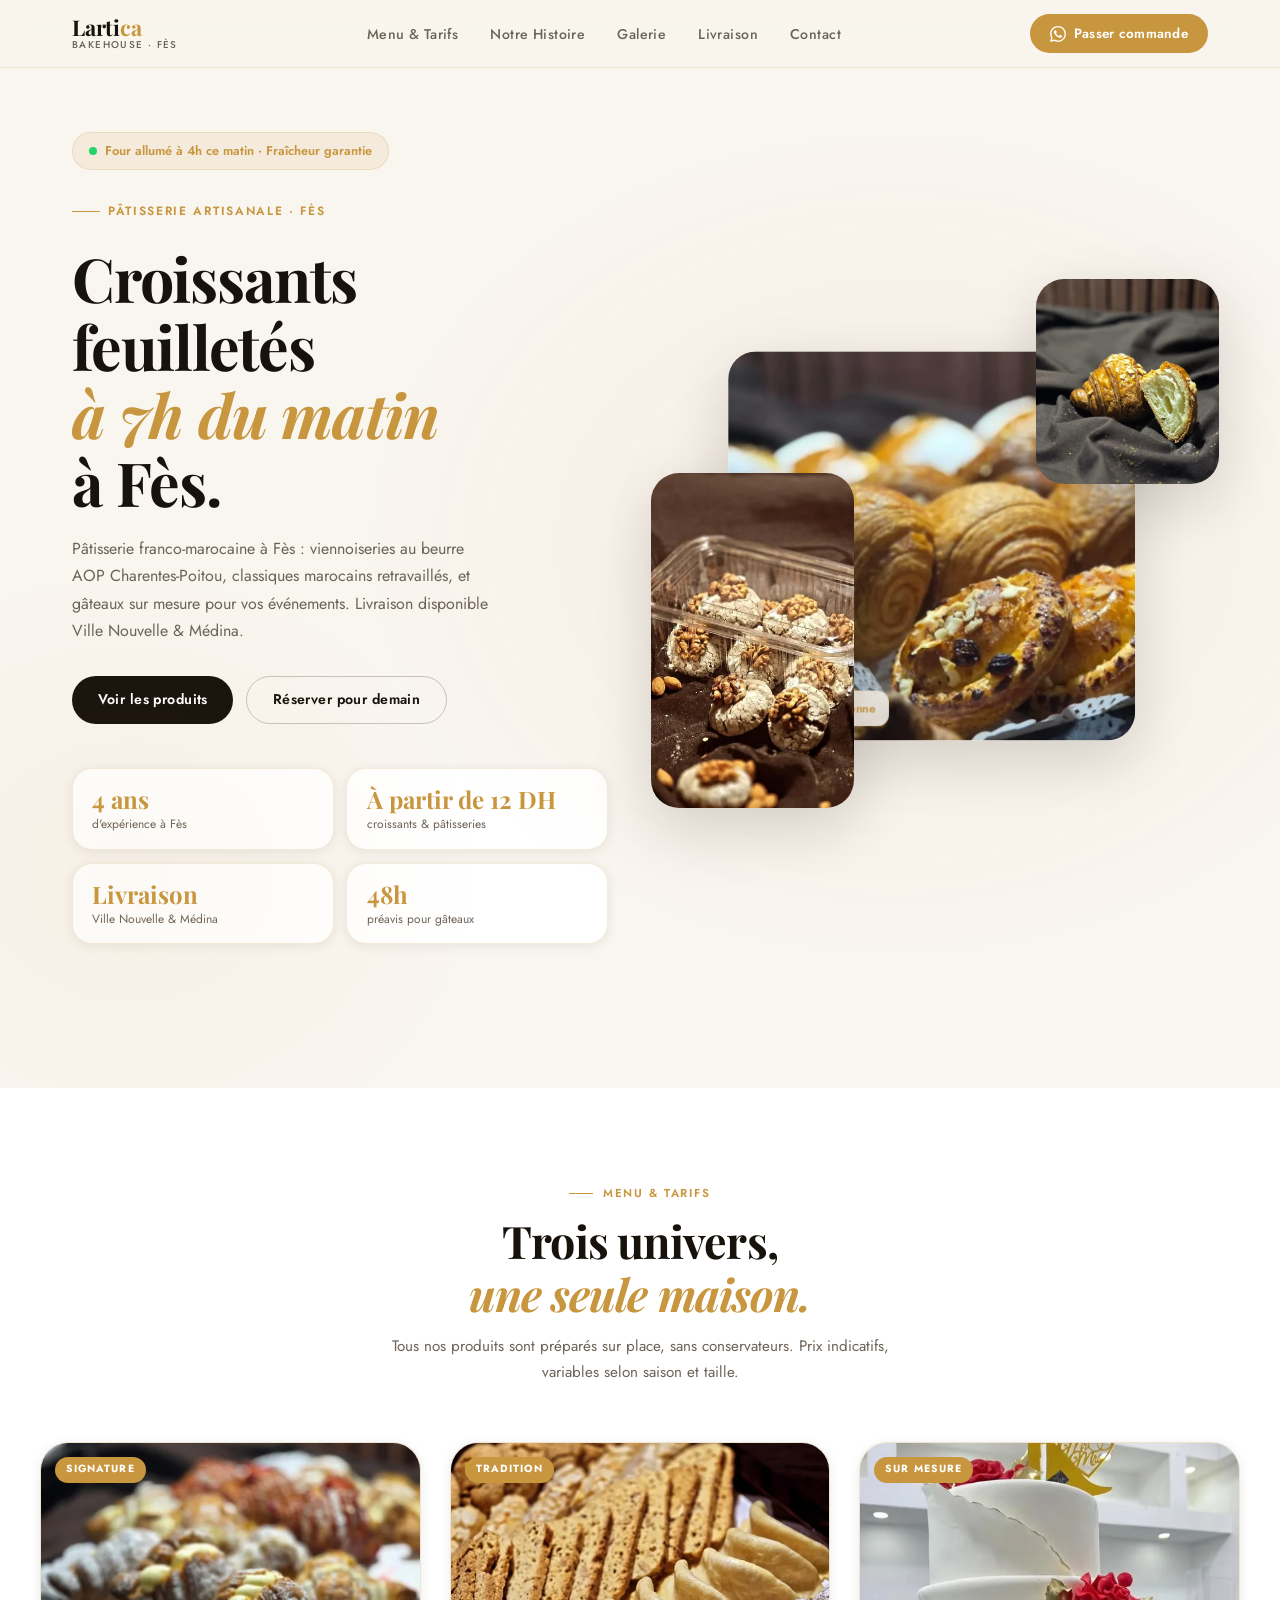
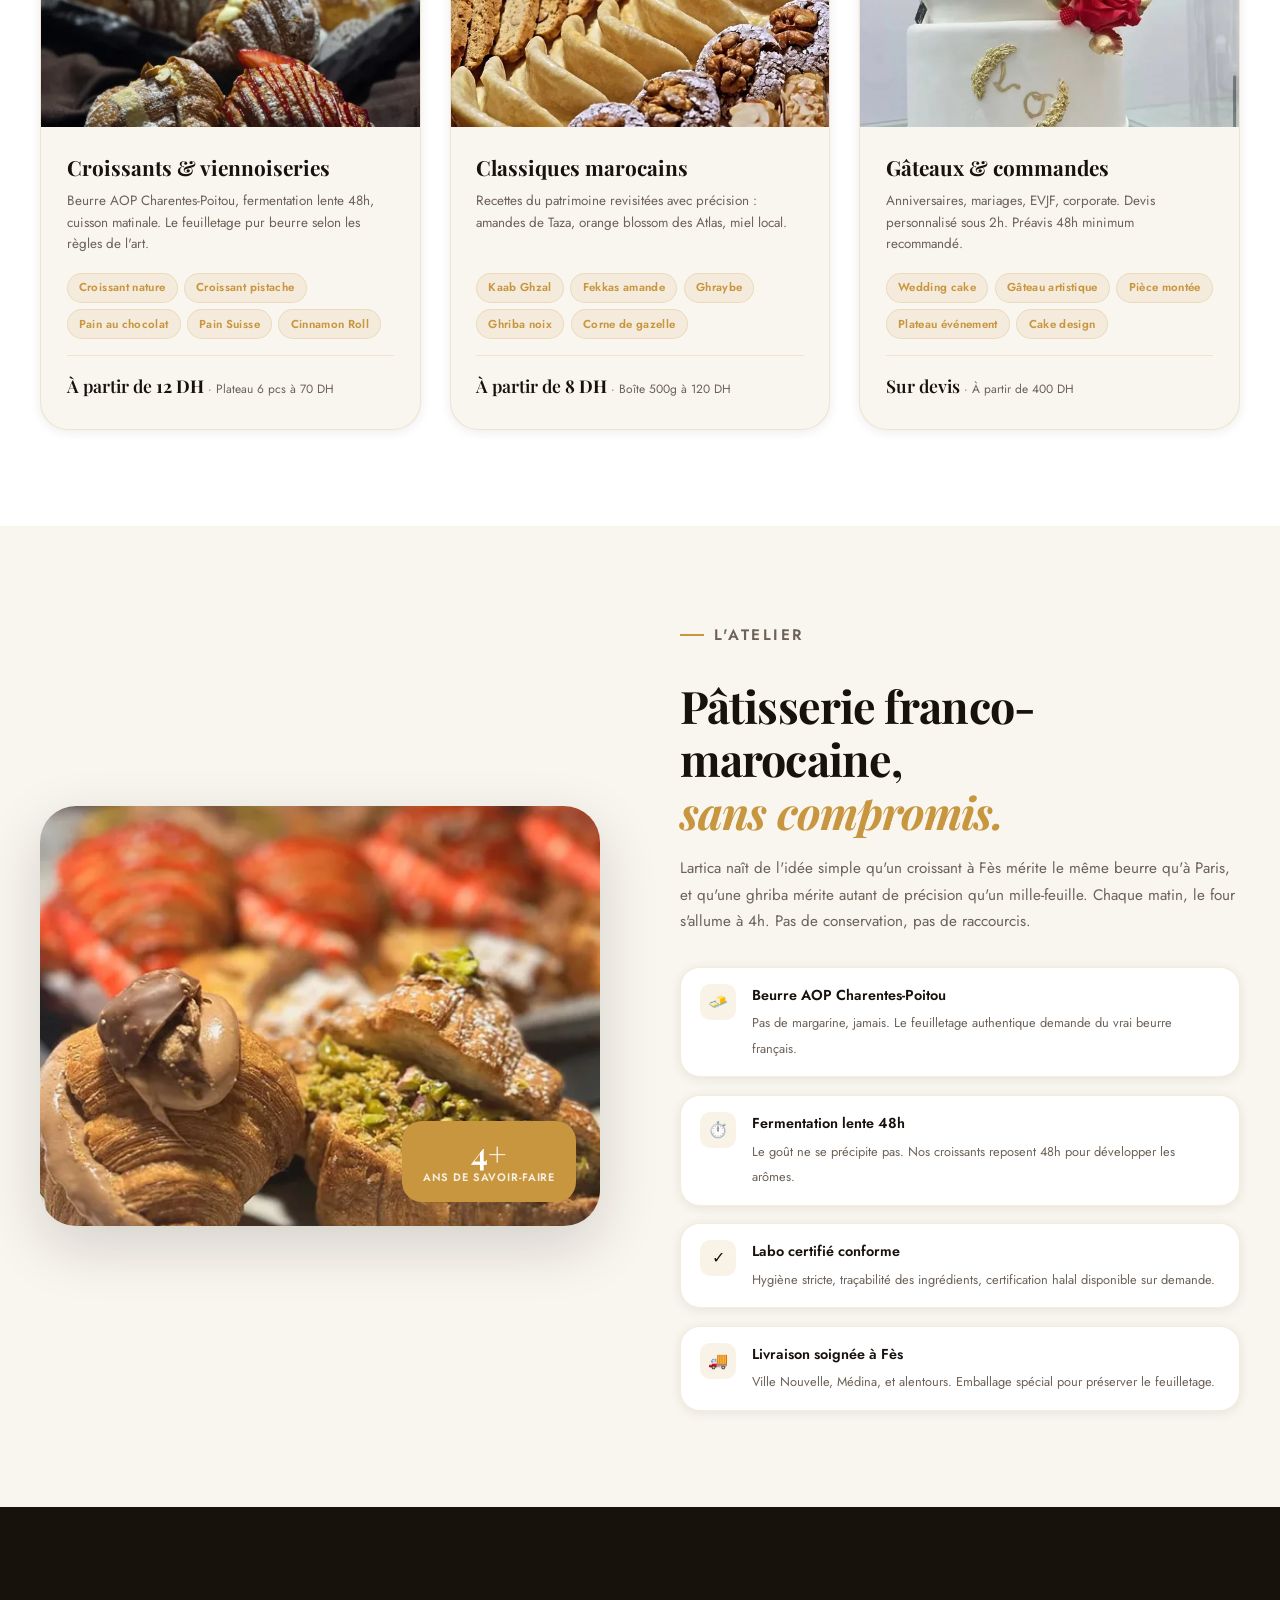
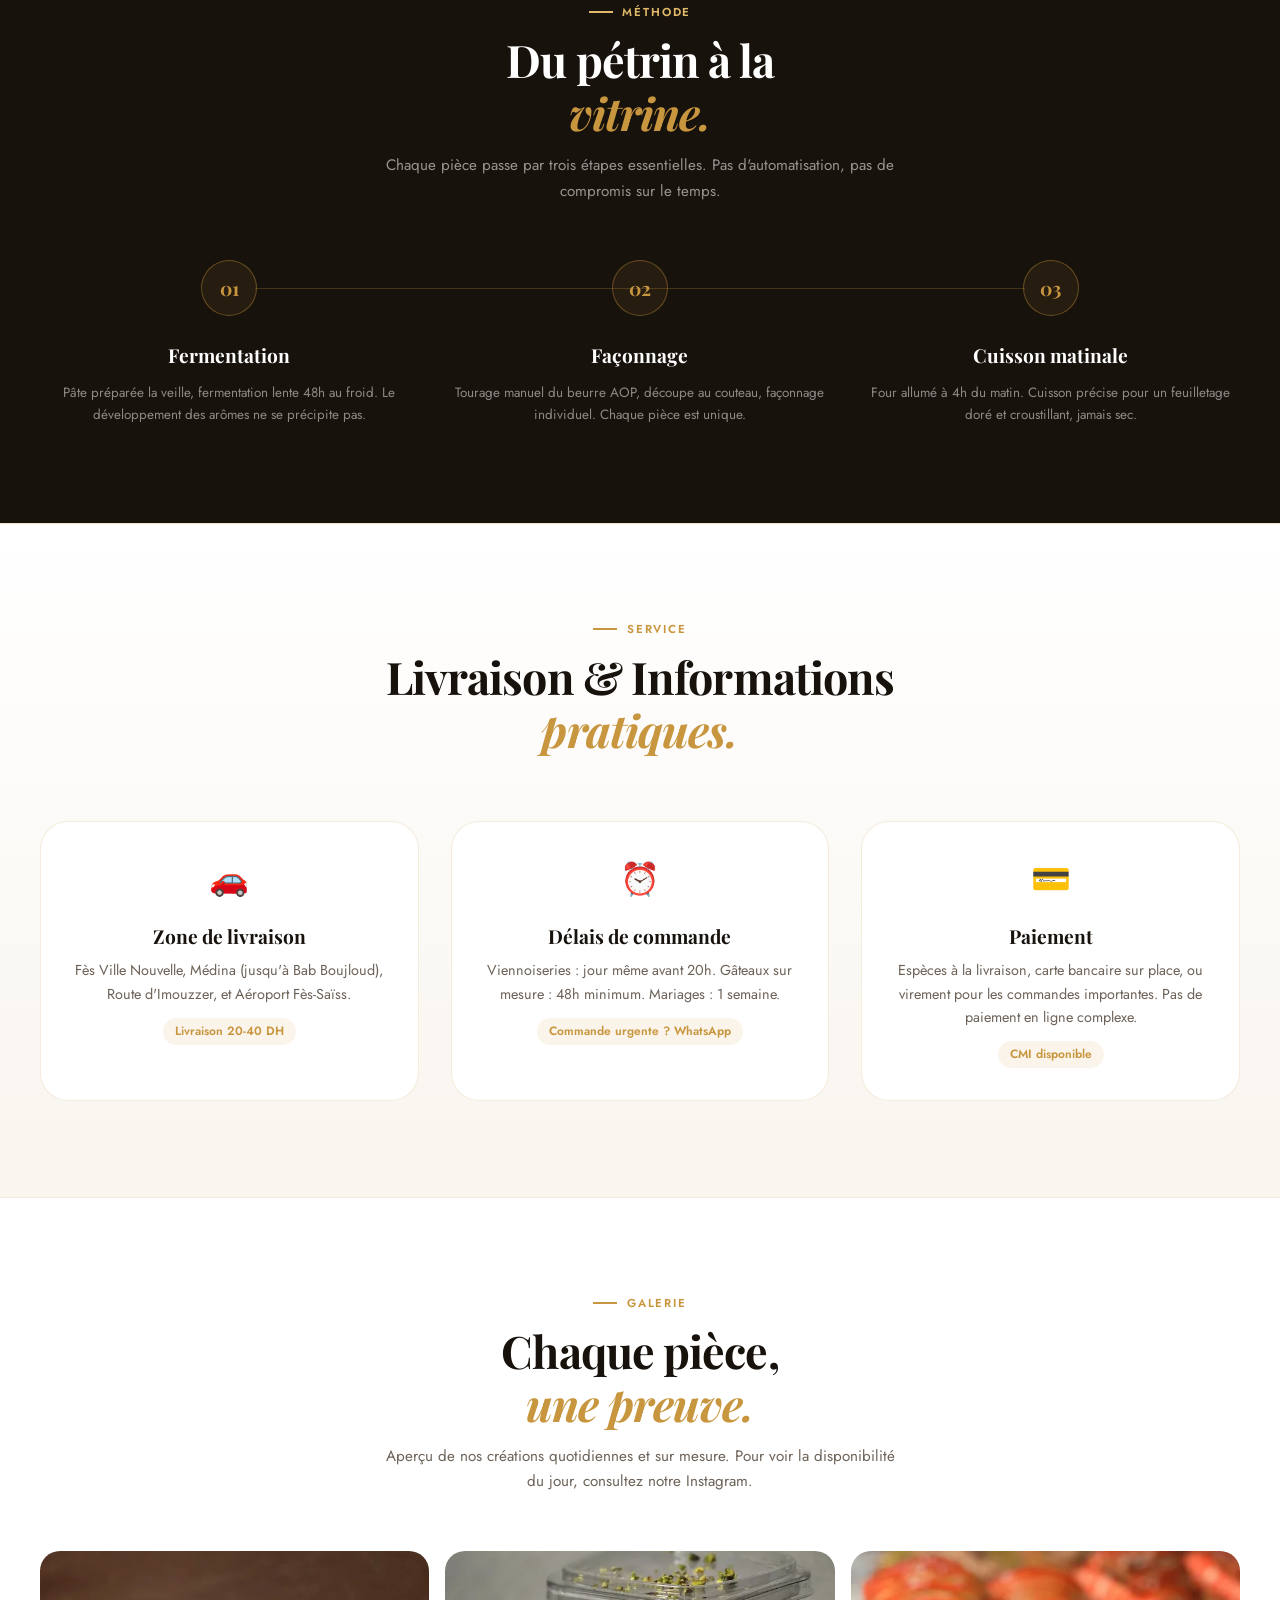
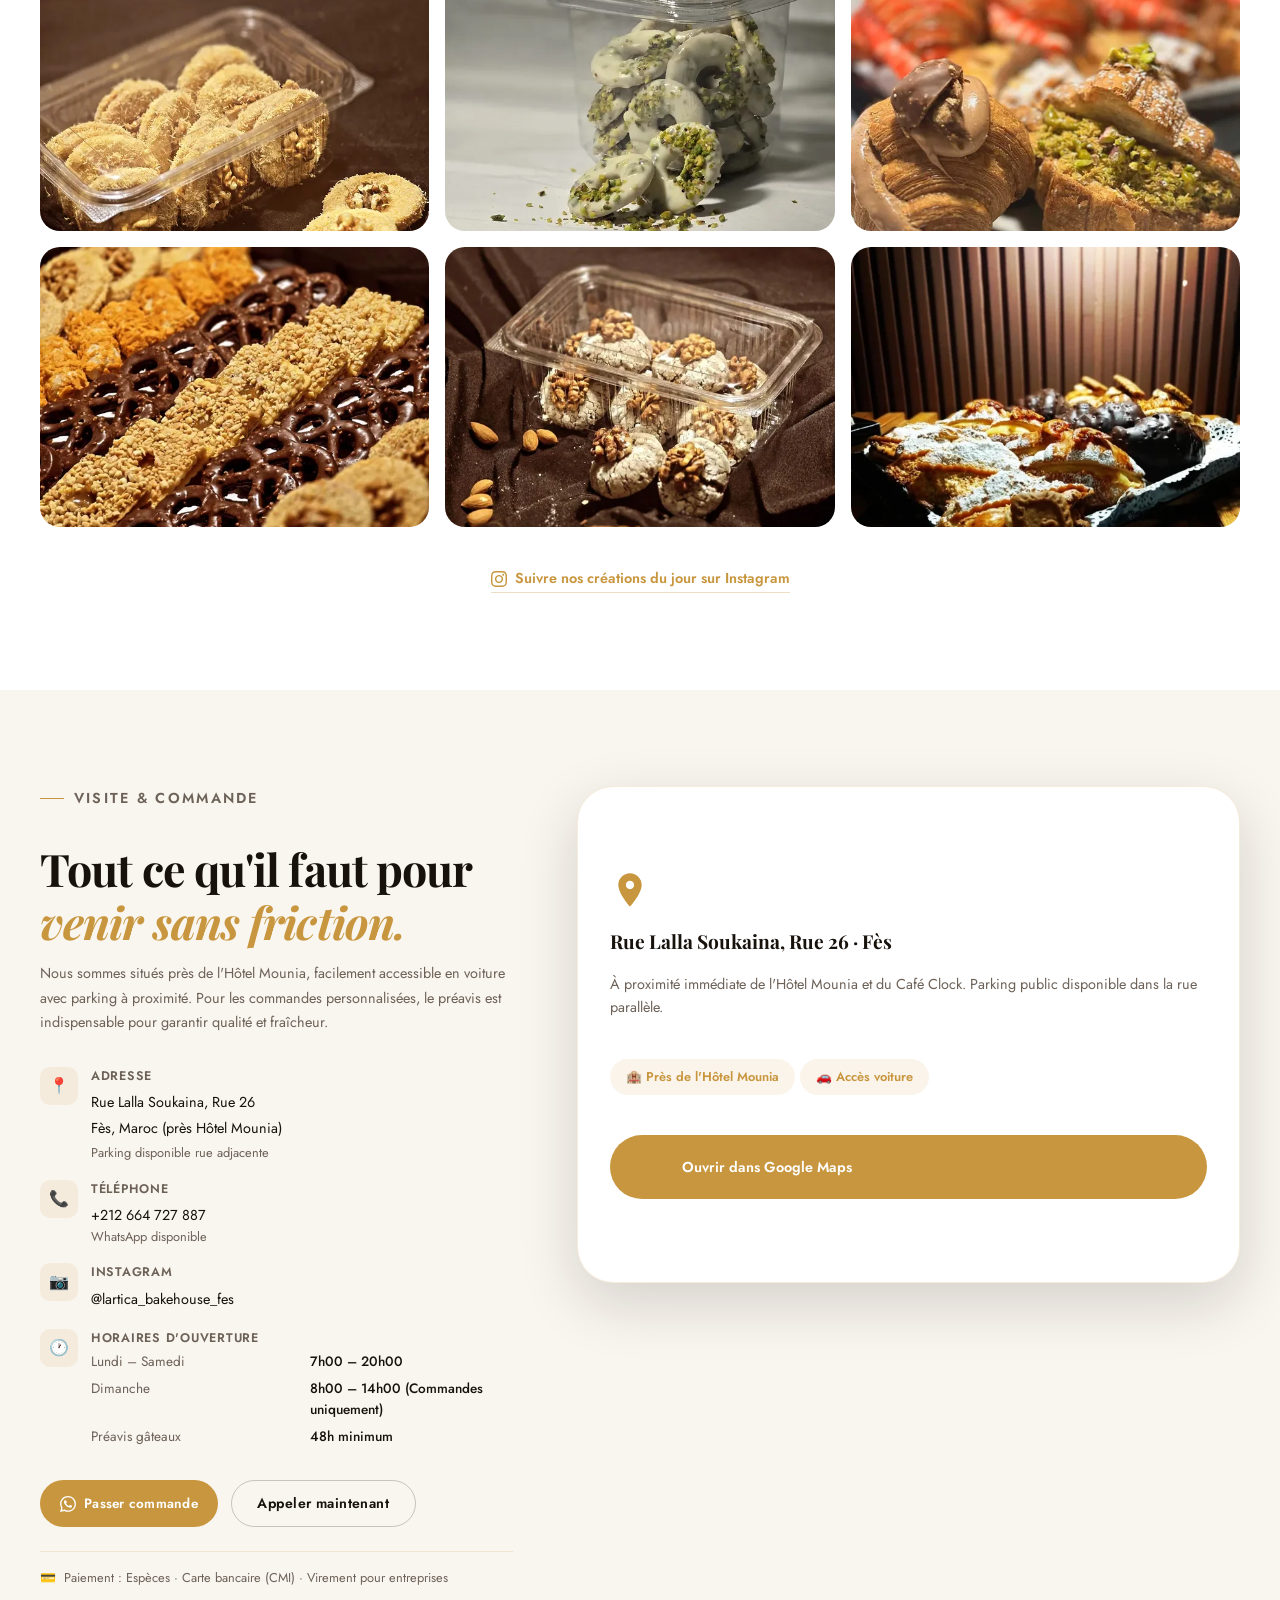
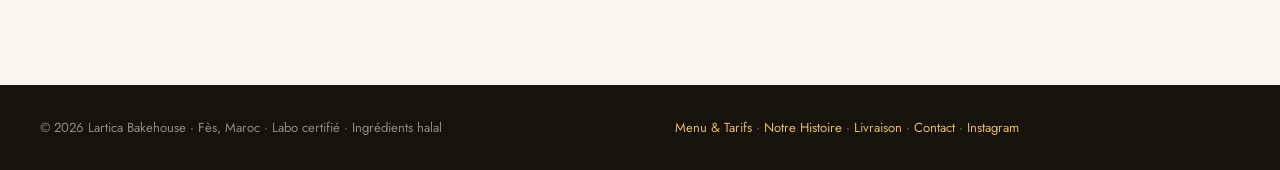
<file: larticav3.html>
<!DOCTYPE html>
<html lang="fr">
<head>
  <meta charset="UTF-8" />
  <meta name="viewport" content="width=device-width, initial-scale=1.0" />
  <title>Lartica Bakehouse — Pâtisserie Artisanale à Fès | Croissants & Gâteaux Sur Mesure</title>
  <meta name="description" content="Pâtisserie artisanale à Fès : croissants feuilletés, pâtisseries marocaines traditionnelles, gâteaux d'anniversaire et wedding cakes. Livraison disponible. À partir de 12 DH." />
  <meta name="theme-color" content="#f9f5ef" />
  <meta name="canonical" content="https://www.larticabakehouse.ma" />

  <!-- Open Graph -->
  <meta property="og:title" content="Lartica Bakehouse — Pâtisserie Artisanale Fès" />
  <meta property="og:description" content="Croissants frais à 7h, pâtisseries marocaines et gâteaux sur mesure à Fès. Livraison Ville Nouvelle & Médina." />
  <meta property="og:type" content="website" />
  <meta property="og:url" content="https://www.larticabakehouse.ma" />
  <meta property="og:image" content="https://www.larticabakehouse.ma/images/hero-main.jpg" />
  <meta property="og:image:width" content="1200" />
  <meta property="og:image:height" content="630" />
  <meta property="og:locale" content="fr_FR" />

  <!-- Twitter Cards -->
  <meta name="twitter:card" content="summary_large_image" />
  <meta name="twitter:title" content="Lartica Bakehouse — Pâtisserie Artisanale Fès" />
  <meta name="twitter:description" content="Croissants feuilletés et gâteaux sur mesure à Fès. Qualité française, saveurs marocaines." />
  <meta name="twitter:image" content="https://www.larticabakehouse.ma/images/hero-main.jpg" />

  <!-- Preconnect & Preload -->
  <link rel="preconnect" href="https://fonts.googleapis.com" />
  <link rel="preconnect" href="https://fonts.gstatic.com" crossorigin />
  <link rel="preload" href="images/hero-main.webp" as="image" type="image/webp" fetchpriority="high" />
  <link rel="dns-prefetch" href="//wa.me" />
  
  <link href="https://fonts.googleapis.com/css2?family=Playfair+Display:ital,wght@0,400;0,500;0,600;0,700;1,400;1,500&family=Jost:wght@300;400;500;600&display=swap" rel="stylesheet" />

  <style>
    /* ─── RESET & TOKENS ─────────────────────────────────── */
    *, *::before, *::after { box-sizing: border-box; margin: 0; padding: 0; }
    :root {
      --cream:   #f9f5ef;
      --ink:     #18120d;
      --gold:    #c8963e;
      --gold-lt: #e0b96a;
      --muted:   #6d6258;
      --muted-lt:#a89a8e;
      --white:   #ffffff;
      --glass-bg: rgba(249,245,239,0.72);
      --glass-border: rgba(200,150,62,0.18);
      --shadow-sm: 0 2px 12px rgba(24,18,13,0.08);
      --shadow-md: 0 8px 32px rgba(24,18,13,0.12);
      --shadow-lg: 0 20px 60px rgba(24,18,13,0.16);
      --r-sm: 12px;
      --r-md: 20px;
      --r-lg: 28px;
      --r-xl: 36px;
      --nav-h: 68px;
      --transition: 0.28s cubic-bezier(0.4,0,0.2,1);
      --whatsapp: #25d366;
    }

    html { scroll-behavior: smooth; font-size: 16px; }
    body {
      font-family: 'Jost', sans-serif;
      background: var(--cream);
      color: var(--ink);
      line-height: 1.6;
      overflow-x: hidden;
    }
    img { display: block; max-width: 100%; }
    a { text-decoration: none; color: inherit; }
    button { cursor: pointer; font-family: inherit; }

    /* ─── FLOATING WHATSAPP BUTTON ───────────────────────── */
    .whatsapp-float {
      position: fixed;
      bottom: 2rem;
      right: 2rem;
      width: 60px;
      height: 60px;
      background: var(--whatsapp);
      color: white;
      border-radius: 50%;
      display: flex;
      align-items: center;
      justify-content: center;
      box-shadow: 0 4px 20px rgba(37, 211, 102, 0.4);
      z-index: 999;
      transition: transform 0.3s ease, box-shadow 0.3s ease;
      animation: pulse-whatsapp 2s infinite;
    }
    .whatsapp-float:hover {
      transform: scale(1.1) translateY(-2px);
      box-shadow: 0 6px 24px rgba(37, 211, 102, 0.5);
    }
    .whatsapp-float svg {
      width: 32px;
      height: 32px;
      fill: currentColor;
    }
    @keyframes pulse-whatsapp {
      0% { box-shadow: 0 4px 20px rgba(37, 211, 102, 0.4); }
      50% { box-shadow: 0 4px 30px rgba(37, 211, 102, 0.6); }
      100% { box-shadow: 0 4px 20px rgba(37, 211, 102, 0.4); }
    }
    @media (min-width: 761px) {
      .whatsapp-float { display: none; } /* Only mobile */
    }

    /* ─── SKIP NAV ───────────────────────────────────────── */
    .skip-nav {
      position: fixed; top: -100%; left: 1rem; z-index: 1000;
      background: var(--gold); color: var(--white);
      padding: 0.6rem 1.2rem; border-radius: var(--r-sm);
      font-weight: 600; transition: top 0.2s;
    }
    .skip-nav:focus { top: 1rem; }

    /* ─── HEADER / NAV ───────────────────────────────────── */
    header {
      position: fixed; top: 0; left: 0; width: 100%; z-index: 900;
      height: var(--nav-h);
      background: var(--glass-bg);
      backdrop-filter: blur(18px) saturate(1.6);
      -webkit-backdrop-filter: blur(18px) saturate(1.6);
      border-bottom: 1px solid var(--glass-border);
      transition: box-shadow var(--transition);
    }
    header.scrolled { box-shadow: var(--shadow-md); }
    nav {
      max-width: 1200px; margin: 0 auto;
      display: flex; align-items: center; justify-content: space-between;
      padding: 0 2rem; height: 100%;
    }
    .logo {
      display: flex; flex-direction: column; line-height: 1.1;
    }
    .logo-main {
      font-family: 'Playfair Display', serif;
      font-size: 1.35rem; font-weight: 700; color: var(--ink);
      letter-spacing: -0.01em;
    }
    .logo-main span { color: var(--gold); }
    .logo-sub {
      font-size: 0.62rem; font-weight: 500; letter-spacing: 0.14em;
      color: var(--muted); text-transform: uppercase;
    }
    .nav-links {
      display: flex; align-items: center; gap: 2rem;
      list-style: none;
    }
    .nav-links a {
      font-size: 0.88rem; font-weight: 500; letter-spacing: 0.03em;
      color: var(--muted); transition: color var(--transition);
      position: relative;
    }
    .nav-links a::after {
      content: ''; position: absolute; bottom: -3px; left: 0;
      width: 0; height: 1.5px; background: var(--gold);
      transition: width var(--transition);
    }
    .nav-links a:hover { color: var(--ink); }
    .nav-links a:hover::after { width: 100%; }
    .btn-wa {
      display: inline-flex; align-items: center; gap: 0.5rem;
      background: var(--gold); color: var(--white);
      padding: 0.52rem 1.25rem; border-radius: 100px;
      font-size: 0.84rem; font-weight: 600; letter-spacing: 0.02em;
      border: none; transition: background var(--transition), box-shadow var(--transition), transform var(--transition);
    }
    .btn-wa:hover { background: #b5832a; box-shadow: 0 4px 16px rgba(200,150,62,0.35); transform: translateY(-1px); }
    .btn-wa:focus-visible { outline: 2px solid var(--gold); outline-offset: 3px; }
    .btn-wa svg { width: 16px; height: 16px; fill: currentColor; }

    /* Hamburger */
    .hamburger {
      display: none; flex-direction: column; gap: 5px;
      background: none; border: none; padding: 8px;
      aria-label: "Ouvrir le menu";
    }
    .hamburger span {
      display: block; width: 22px; height: 1.5px;
      background: var(--ink); transition: transform var(--transition), opacity var(--transition);
    }
    .hamburger.open span:nth-child(1) { transform: translateY(6.5px) rotate(45deg); }
    .hamburger.open span:nth-child(2) { opacity: 0; transform: scaleX(0); }
    .hamburger.open span:nth-child(3) { transform: translateY(-6.5px) rotate(-45deg); }
    .mobile-menu {
      display: none;
      position: fixed; top: var(--nav-h); left: 0; right: 0;
      background: var(--glass-bg); backdrop-filter: blur(24px);
      -webkit-backdrop-filter: blur(24px);
      border-bottom: 1px solid var(--glass-border);
      padding: 1.5rem 2rem 2rem;
      z-index: 850; flex-direction: column; gap: 1.4rem;
    }
    .mobile-menu.open { display: flex; }
    .mobile-menu a {
      font-size: 1rem; font-weight: 500; color: var(--ink);
      border-bottom: 1px solid var(--glass-border); padding-bottom: 1rem;
    }
    .mobile-menu .btn-wa { align-self: flex-start; margin-top: 0.4rem; }

    /* ─── HERO ───────────────────────────────────────────── */
    #hero {
      min-height: 100vh; padding-top: var(--nav-h);
      display: flex; align-items: center;
      overflow: hidden; position: relative;
    }
    .hero-bg-texture {
      position: absolute; inset: 0; pointer-events: none;
      background:
        radial-gradient(ellipse 60% 55% at 70% 50%, rgba(200,150,62,0.07) 0%, transparent 70%),
        radial-gradient(ellipse 40% 40% at 10% 80%, rgba(200,150,62,0.05) 0%, transparent 70%);
    }
    .hero-inner {
      max-width: 1200px; margin: 0 auto; padding: 4rem 2rem 3rem;
      display: grid; grid-template-columns: 1fr 1fr;
      gap: 4rem; align-items: center; width: 100%;
    }

    /* Hero Left */
    .hero-eyebrow {
      display: inline-flex; align-items: center; gap: 0.5rem;
      font-size: 0.75rem; font-weight: 600; letter-spacing: 0.14em;
      text-transform: uppercase; color: var(--gold);
      margin-bottom: 1.4rem;
    }
    .hero-eyebrow::before {
      content: ''; display: block; width: 28px; height: 1.5px; background: var(--gold);
    }
    h1 {
      font-family: 'Playfair Display', serif;
      font-size: clamp(2.6rem, 5vw, 3.8rem);
      line-height: 1.12; font-weight: 700;
      color: var(--ink); margin-bottom: 1.2rem;
      letter-spacing: -0.02em;
    }
    h1 em { font-style: italic; color: var(--gold); }
    .hero-sub {
      font-size: 1rem; color: var(--muted); max-width: 420px;
      line-height: 1.7; margin-bottom: 2rem;
    }
    .hero-ctas {
      display: flex; flex-wrap: wrap; gap: 0.8rem; margin-bottom: 2.8rem;
    }
    .btn-primary {
      display: inline-flex; align-items: center; gap: 0.5rem;
      background: var(--ink); color: var(--white);
      padding: 0.72rem 1.6rem; border-radius: 100px;
      font-size: 0.88rem; font-weight: 600; letter-spacing: 0.03em;
      border: none; transition: background var(--transition), transform var(--transition), box-shadow var(--transition);
    }
    .btn-primary:hover { background: #2e2118; transform: translateY(-2px); box-shadow: var(--shadow-md); }
    .btn-primary:focus-visible { outline: 2px solid var(--ink); outline-offset: 3px; }
    .btn-outline {
      display: inline-flex; align-items: center; gap: 0.5rem;
      background: transparent; color: var(--ink);
      padding: 0.72rem 1.6rem; border-radius: 100px;
      font-size: 0.88rem; font-weight: 600; letter-spacing: 0.03em;
      border: 1.5px solid rgba(24,18,13,0.22);
      transition: border-color var(--transition), color var(--transition), transform var(--transition);
    }
    .btn-outline:hover { border-color: var(--gold); color: var(--gold); transform: translateY(-2px); }
    .btn-outline:focus-visible { outline: 2px solid var(--gold); outline-offset: 3px; }

    .hero-stats {
      display: grid; grid-template-columns: repeat(2, 1fr); gap: 0.8rem;
    }
    .stat-card {
      background: var(--white);
      border: 1px solid var(--glass-border);
      border-radius: var(--r-md);
      padding: 1rem 1.2rem;
      box-shadow: var(--shadow-sm);
      transition: transform var(--transition), box-shadow var(--transition);
    }
    .stat-card:hover { transform: translateY(-2px); box-shadow: var(--shadow-md); }
    .stat-value {
      font-family: 'Playfair Display', serif;
      font-size: 1.5rem; font-weight: 700; color: var(--gold);
      line-height: 1.2;
    }
    .stat-label {
      font-size: 0.75rem; color: var(--muted); font-weight: 400;
      margin-top: 0.2rem; line-height: 1.3;
    }

    /* Freshness Badge */
    .freshness-badge {
      display: inline-flex;
      align-items: center;
      gap: 0.5rem;
      background: rgba(200, 150, 62, 0.1);
      color: var(--gold);
      padding: 0.5rem 1rem;
      border-radius: 100px;
      font-size: 0.8rem;
      font-weight: 600;
      margin-bottom: 1.5rem;
      border: 1px solid rgba(200, 150, 62, 0.2);
    }
    .pulse {
      width: 8px;
      height: 8px;
      background: #25d366;
      border-radius: 50%;
      animation: pulse-dot 2s infinite;
    }
    @keyframes pulse-dot {
      0% { transform: scale(0.95); box-shadow: 0 0 0 0 rgba(37, 211, 102, 0.7); }
      70% { transform: scale(1); box-shadow: 0 0 0 10px rgba(37, 211, 102, 0); }
      100% { transform: scale(0.95); box-shadow: 0 0 0 0 rgba(37, 211, 102, 0); }
    }

    /* Hero Right — stacked image cards */
    .hero-images {
      position: relative; height: 540px;
    }
    .hero-card {
      position: absolute;
      border-radius: var(--r-lg);
      overflow: hidden;
      box-shadow: var(--shadow-lg);
      transition: transform 0.4s cubic-bezier(0.4,0,0.2,1);
    }
    .hero-card picture, .hero-card img { 
      width: 100%; height: 100%; object-fit: cover; 
      display: block;
    }
    .hero-card-main {
      width: 76%; height: 72%;
      top: 50%; left: 50%; transform: translate(-52%, -48%);
    }
    .hero-card-tall {
      width: 38%; height: 62%;
      bottom: 0; left: -4%;
      box-shadow: var(--shadow-lg);
    }
    .hero-card-side {
      width: 34%; height: 38%;
      top: 2%; right: -2%;
    }
    .hero-card-main:hover { transform: translate(-52%, -50%) scale(1.015); }
    .hero-card-tall:hover { transform: translateY(-4px); }
    .hero-card-side:hover { transform: translateY(-4px) rotate(-1deg); }

    /* Floating badge on hero card */
    .hero-badge {
      position: absolute; bottom: 14px; left: 14px;
      background: rgba(249,245,239,0.88);
      backdrop-filter: blur(8px);
      border: 1px solid var(--glass-border);
      border-radius: var(--r-sm);
      padding: 0.5rem 0.8rem;
      font-size: 0.72rem; font-weight: 600; color: var(--ink);
      letter-spacing: 0.04em;
    }
    .hero-badge span { color: var(--gold); }

    /* ─── SECTION SHARED ─────────────────────────────────── */
    section { padding: 6rem 2rem; }
    .section-eyebrow {
      font-size: 0.72rem; font-weight: 600; letter-spacing: 0.16em;
      text-transform: uppercase; color: var(--gold);
      display: flex; align-items: center; gap: 0.6rem;
      margin-bottom: 0.8rem;
    }
    .section-eyebrow::before {
      content: ''; display: block; width: 24px; height: 1.5px; background: var(--gold);
    }
    h2 {
      font-family: 'Playfair Display', serif;
      font-size: clamp(2rem, 3.5vw, 2.8rem);
      font-weight: 700; color: var(--ink);
      line-height: 1.18; letter-spacing: -0.02em;
    }
    h2 em { font-style: italic; color: var(--gold); }
    .section-lead {
      font-size: 0.95rem; color: var(--muted);
      max-width: 520px; line-height: 1.7; margin-top: 0.8rem;
    }
    .section-header {
      text-align: center; margin-bottom: 3.5rem;
    }
    .section-header .section-eyebrow { justify-content: center; }
    .section-header .section-lead { margin: 0.8rem auto 0; }

    /* ─── MENU ───────────────────────────────────────────── */
    #menu { background: var(--white); }
    .menu-inner { max-width: 1200px; margin: 0 auto; }
    .menu-grid {
      display: grid; grid-template-columns: repeat(3, 1fr); gap: 1.8rem;
    }
    .menu-card {
      border-radius: var(--r-lg); overflow: hidden;
      box-shadow: var(--shadow-sm);
      background: var(--cream);
      border: 1px solid var(--glass-border);
      transition: transform var(--transition), box-shadow var(--transition);
      display: flex; flex-direction: column;
    }
    .menu-card:hover { transform: translateY(-6px); box-shadow: var(--shadow-lg); }
    .menu-card-img {
      position: relative; overflow: hidden;
      aspect-ratio: 4/3;
    }
    .menu-card-img picture, .menu-card-img img {
      width: 100%; height: 100%; object-fit: cover;
      transition: transform 0.5s cubic-bezier(0.4,0,0.2,1);
      display: block;
    }
    .menu-card:hover .menu-card-img img { transform: scale(1.06); }
    .menu-card-badge {
      position: absolute; top: 14px; left: 14px;
      background: var(--gold); color: var(--white);
      font-size: 0.65rem; font-weight: 700; letter-spacing: 0.1em;
      text-transform: uppercase; padding: 0.3rem 0.7rem;
      border-radius: 100px;
    }
    .menu-card-body { padding: 1.5rem 1.6rem 1.8rem; flex: 1; display: flex; flex-direction: column; }
    .menu-card-body h3 {
      font-family: 'Playfair Display', serif;
      font-size: 1.3rem; font-weight: 700; margin-bottom: 0.4rem;
    }
    .menu-card-body p {
      font-size: 0.84rem; color: var(--muted); line-height: 1.6; margin-bottom: 1.1rem;
      flex: 1;
    }
    .menu-items {
      list-style: none; display: flex; flex-wrap: wrap; gap: 0.4rem;
      margin-bottom: 1rem;
    }
    .menu-items li {
      background: rgba(200,150,62,0.1);
      color: var(--gold);
      font-size: 0.72rem; font-weight: 600; letter-spacing: 0.03em;
      padding: 0.3rem 0.7rem; border-radius: 100px;
      border: 1px solid rgba(200,150,62,0.2);
    }
    .price-tag {
      font-family: 'Playfair Display', serif;
      font-size: 1.1rem;
      color: var(--ink);
      font-weight: 600;
      margin-top: auto;
      padding-top: 1rem;
      border-top: 1px solid var(--glass-border);
    }
    .price-tag span {
      font-size: 0.75rem;
      color: var(--muted);
      font-family: 'Jost', sans-serif;
      font-weight: 400;
    }

    /* ─── STORY ──────────────────────────────────────────── */
    #histoire {
      background: var(--cream);
    }
    .story-inner {
      max-width: 1200px; margin: 0 auto;
      display: grid; grid-template-columns: 1fr 1fr;
      gap: 5rem; align-items: center;
    }
    .story-image-wrap {
      position: relative; border-radius: var(--r-xl);
      overflow: hidden; aspect-ratio: 4/3;
      box-shadow: var(--shadow-lg);
    }
    .story-image-wrap picture, .story-image-wrap img {
      width: 100%; height: 100%; object-fit: cover;
      transition: transform 0.6s cubic-bezier(0.4,0,0.2,1);
      display: block;
    }
    .story-image-wrap:hover img { transform: scale(1.04); }
    .story-image-accent {
      position: absolute; bottom: 24px; right: 24px;
      background: var(--gold); color: var(--white);
      border-radius: var(--r-md);
      padding: 1rem 1.3rem; text-align: center;
      box-shadow: var(--shadow-md);
    }
    .story-image-accent .big { font-family: 'Playfair Display', serif; font-size: 2rem; font-weight: 700; line-height: 1; }
    .story-image-accent .small { font-size: 0.68rem; font-weight: 600; letter-spacing: 0.08em; text-transform: uppercase; opacity: 0.85; }

    .story-text { }
    .story-text h2 { margin-bottom: 1rem; }
    .story-text > p {
      font-size: 0.95rem; color: var(--muted); line-height: 1.75;
      margin-bottom: 2rem;
    }
    .story-features { display: flex; flex-direction: column; gap: 1.1rem; }
    .story-feature {
      display: flex; align-items: flex-start; gap: 1rem;
      padding: 1rem 1.2rem;
      background: var(--white);
      border-radius: var(--r-md);
      border: 1px solid var(--glass-border);
      box-shadow: var(--shadow-sm);
      transition: transform var(--transition);
    }
    .story-feature:hover { transform: translateX(4px); }
    .story-feature-icon {
      width: 36px; height: 36px; min-width: 36px;
      background: rgba(200,150,62,0.12);
      border-radius: 10px;
      display: flex; align-items: center; justify-content: center;
      font-size: 1rem;
    }
    .story-feature-text strong {
      display: block; font-size: 0.9rem; font-weight: 600; color: var(--ink); margin-bottom: 0.15rem;
    }
    .story-feature-text span {
      font-size: 0.8rem; color: var(--muted); line-height: 1.4;
    }

    /* ─── PROCESS ────────────────────────────────────────── */
    #process {
      background: var(--ink);
      color: var(--white);
    }
    .process-inner { max-width: 1200px; margin: 0 auto; }
    .process-inner .section-eyebrow { color: var(--gold-lt); }
    .process-inner .section-eyebrow::before { background: var(--gold-lt); }
    .process-inner h2 { color: var(--white); }
    .process-inner .section-lead { color: rgba(255,255,255,0.55); }
    .process-steps {
      display: grid; grid-template-columns: repeat(3, 1fr);
      gap: 2rem; margin-top: 3.5rem; position: relative;
    }
    .process-steps::before {
      content: '';
      position: absolute; top: 28px; left: calc(16.6% + 1rem); right: calc(16.6% + 1rem);
      height: 1px; background: rgba(200,150,62,0.25);
      pointer-events: none;
    }
    .process-step { text-align: center; }
    .process-num {
      width: 56px; height: 56px; margin: 0 auto 1.5rem;
      border-radius: 50%;
      border: 1.5px solid rgba(200,150,62,0.4);
      display: flex; align-items: center; justify-content: center;
      font-family: 'Playfair Display', serif;
      font-size: 1.2rem; font-weight: 700; color: var(--gold);
      background: rgba(200,150,62,0.08);
    }
    .process-step h3 {
      font-family: 'Playfair Display', serif;
      font-size: 1.2rem; color: var(--white); margin-bottom: 0.7rem;
    }
    .process-step p {
      font-size: 0.84rem; color: rgba(255,255,255,0.5); line-height: 1.65;
    }

    /* ─── GALLERY ────────────────────────────────────────── */
    #galerie { background: var(--white); }
    .gallery-inner { max-width: 1200px; margin: 0 auto; }
    .gallery-grid {
      display: grid;
      grid-template-columns: repeat(3, 1fr);
      grid-template-rows: repeat(2, 280px);
      gap: 1rem;
    }
    .gallery-item {
      border-radius: var(--r-md); overflow: hidden;
      position: relative;
    }
    .gallery-item picture, .gallery-item img {
      width: 100%; height: 100%; object-fit: cover;
      transition: transform 0.5s cubic-bezier(0.4,0,0.2,1);
      display: block;
    }
    .gallery-item:hover img { transform: scale(1.07); }
    .gallery-item-overlay {
      position: absolute; inset: 0;
      background: linear-gradient(to top, rgba(24,18,13,0.45) 0%, transparent 55%);
      opacity: 0; transition: opacity var(--transition);
      display: flex; align-items: flex-end; padding: 1rem 1.2rem;
    }
    .gallery-item:hover .gallery-item-overlay { opacity: 1; }
    .gallery-item-overlay span {
      font-size: 0.78rem; font-weight: 600; color: var(--white);
      letter-spacing: 0.04em;
    }

    .gallery-cta {
      text-align: center; margin-top: 2.5rem;
    }
    .gallery-cta a {
      display: inline-flex; align-items: center; gap: 0.5rem;
      font-size: 0.9rem; font-weight: 600; color: var(--gold);
      border-bottom: 1.5px solid rgba(200,150,62,0.3);
      padding-bottom: 2px;
      transition: color var(--transition), border-color var(--transition);
    }
    .gallery-cta a:hover { color: #b5832a; border-color: #b5832a; }

    /* ─── DELIVERY INFO ──────────────────────────────────── */
    #livraison {
      background: linear-gradient(to bottom, var(--white), var(--cream));
      border-top: 1px solid var(--glass-border);
      border-bottom: 1px solid var(--glass-border);
    }
    .delivery-inner {
      max-width: 1200px; margin: 0 auto;
      display: grid;
      grid-template-columns: repeat(3, 1fr);
      gap: 2rem;
    }
    .delivery-card {
      background: var(--white);
      padding: 2rem;
      border-radius: var(--r-lg);
      border: 1px solid var(--glass-border);
      text-align: center;
      transition: transform var(--transition);
    }
    .delivery-card:hover { transform: translateY(-4px); }
    .delivery-icon {
      font-size: 2rem;
      margin-bottom: 1rem;
    }
    .delivery-card h3 {
      font-family: 'Playfair Display', serif;
      font-size: 1.2rem;
      margin-bottom: 0.5rem;
      color: var(--ink);
    }
    .delivery-card p {
      font-size: 0.9rem;
      color: var(--muted);
      line-height: 1.6;
    }
    .delivery-badge {
      display: inline-block;
      background: rgba(200,150,62,0.1);
      color: var(--gold);
      padding: 0.25rem 0.75rem;
      border-radius: 100px;
      font-size: 0.75rem;
      font-weight: 600;
      margin-top: 0.75rem;
    }

    /* ─── CONTACT ────────────────────────────────────────── */
    #contact { background: var(--cream); }
    .contact-inner {
      max-width: 1200px; margin: 0 auto;
      display: grid; grid-template-columns: 1fr 1.4fr;
      gap: 4rem; align-items: start;
    }
    .contact-left h2 { margin-bottom: 0.8rem; }
    .contact-left > p {
      font-size: 0.9rem; color: var(--muted); line-height: 1.7;
      margin-bottom: 2rem;
    }
    .contact-details { display: flex; flex-direction: column; gap: 1.1rem; margin-bottom: 2rem; }
    .contact-row {
      display: flex; align-items: flex-start; gap: 0.8rem;
    }
    .contact-icon {
      width: 38px; height: 38px; min-width: 38px;
      background: rgba(200,150,62,0.1);
      border-radius: 10px;
      display: flex; align-items: center; justify-content: center;
      font-size: 1rem;
    }
    .contact-row-text strong {
      display: block; font-size: 0.78rem; font-weight: 600;
      letter-spacing: 0.06em; text-transform: uppercase;
      color: var(--muted); margin-bottom: 0.15rem;
    }
    .contact-row-text span, .contact-row-text a {
      font-size: 0.9rem; color: var(--ink); line-height: 1.4;
    }
    .contact-row-text a:hover { color: var(--gold); }
    .hours-grid {
      display: grid; grid-template-columns: 1fr 1fr;
      gap: 0.3rem 1rem; font-size: 0.85rem;
    }
    .hours-grid dt { color: var(--muted); }
    .hours-grid dd { color: var(--ink); font-weight: 500; }

    .contact-ctas { display: flex; flex-wrap: wrap; gap: 0.8rem; margin-bottom: 1.5rem; }
    
    .payment-methods {
      display: flex;
      align-items: center;
      gap: 0.5rem;
      font-size: 0.8rem;
      color: var(--muted);
      margin-top: 1rem;
      padding-top: 1rem;
      border-top: 1px solid var(--glass-border);
    }

    .contact-map {
      border-radius: var(--r-xl); overflow: hidden;
      box-shadow: var(--shadow-lg);
      aspect-ratio: 4/3;
      border: 1px solid var(--glass-border);
      background: var(--white);
    }
    .contact-map iframe { width: 100%; height: 100%; border: 0; display: block; }
    .map-content {
      width: 100%; height: 100%;
      padding: 2rem;
      display: flex;
      flex-direction: column;
      justify-content: center;
      gap: 1rem;
    }
    .map-content svg { width: 40px; height: 40px; fill: var(--gold); }
    .map-content strong { font-family: 'Playfair Display', serif; font-size: 1.2rem; color: var(--ink); }
    .map-content p { color: var(--muted); font-size: 0.9rem; line-height: 1.6; }
    .map-landmark {
      display: inline-flex;
      align-items: center;
      gap: 0.5rem;
      background: rgba(200,150,62,0.1);
      color: var(--gold);
      padding: 0.5rem 1rem;
      border-radius: 100px;
      font-size: 0.8rem;
      font-weight: 600;
      margin-top: 0.5rem;
    }

    /* ─── FOOTER ────────────────────────────── */
    footer {
      background: var(--ink); color: rgba(255,255,255,0.5);
      padding: 2rem; text-align: center;
      font-size: 0.82rem;
    }
    footer a { color: var(--gold-lt); transition: color var(--transition); }
    footer a:hover { color: var(--gold); }
    footer .footer-inner {
      max-width: 1200px; margin: 0 auto;
      display: flex; flex-wrap: wrap;
      align-items: center; justify-content: space-between; gap: 0.8rem;
    }

    /* ─── ANIMATIONS ─────────────────────────────────────── */
    @media (prefers-reduced-motion: no-preference) {
      .fade-up {
        opacity: 0; transform: translateY(24px);
        transition: opacity 0.6s ease, transform 0.6s ease;
      }
      .fade-up.visible { opacity: 1; transform: translateY(0); }
      .fade-up:nth-child(2) { transition-delay: 0.1s; }
      .fade-up:nth-child(3) { transition-delay: 0.2s; }
      .fade-up:nth-child(4) { transition-delay: 0.3s; }
    }

    /* ─── RESPONSIVE ─────────────────────────────────────── */
    @media (max-width: 1100px) {
      .hero-inner { gap: 2.5rem; }
      .hero-images { height: 460px; }
      .menu-grid { gap: 1.2rem; }
      .story-inner { gap: 3rem; }
      .contact-inner { gap: 2.5rem; }
      .delivery-inner { grid-template-columns: 1fr; }
    }

    @media (max-width: 760px) {
      :root { --nav-h: 60px; }
      section { padding: 4rem 1.2rem; }

      .nav-links, .btn-wa { display: none; }
      .hamburger { display: flex; }

      .hero-inner { grid-template-columns: 1fr; gap: 3rem; padding: 3rem 1.2rem 2rem; }
      .hero-images { height: 360px; order: -1; }
      .hero-card-main { width: 78%; height: 70%; top: 50%; left: 50%; transform: translate(-50%, -46%); }
      .hero-card-tall { width: 40%; height: 58%; left: -2%; bottom: 0; }
      .hero-card-side { width: 36%; height: 36%; top: 3%; right: -1%; }
      .hero-stats { grid-template-columns: repeat(2, 1fr); }

      .menu-grid { grid-template-columns: 1fr; }
      .story-inner { grid-template-columns: 1fr; gap: 2.5rem; }
      .process-steps { grid-template-columns: 1fr; }
      .process-steps::before { display: none; }
      .gallery-grid {
        grid-template-columns: repeat(2, 1fr);
        grid-template-rows: repeat(3, 200px);
      }
      .contact-inner { grid-template-columns: 1fr; gap: 2.5rem; }
      .delivery-inner { grid-template-columns: 1fr; }

      h1 { font-size: 2.4rem; }
      h2 { font-size: 1.9rem; }

      footer .footer-inner { flex-direction: column; text-align: center; }
      
      .whatsapp-float {
        bottom: 1.5rem;
        right: 1.5rem;
        width: 56px;
        height: 56px;
      }
    }
  </style>

  <!-- Schema.org JSON-LD -->
  <script type="application/ld+json">
  {
    "@context": "https://schema.org",
    "@type": "Bakery",
    "name": "Lartica Bakehouse",
    "image": "https://www.larticabakehouse.ma/images/hero-main.jpg",
    "address": {
      "@type": "PostalAddress",
      "streetAddress": "Rue Lalla Soukaina, Rue 26, près de l'Hôtel Mounia",
      "addressLocality": "Fès",
      "addressRegion": "Fès-Meknès",
      "addressCountry": "MA"
    },
    "geo": {
      "@type": "GeoCoordinates",
      "latitude": "34.0333",
      "longitude": "-5.0000"
    },
    "telephone": "+212664727887",
    "priceRange": "$$",
    "areaServed": ["Fès", "Fès-Médina", "Fès-Ville Nouvelle"],
    "url": "https://www.larticabakehouse.ma",
    "sameAs": [
      "https://www.instagram.com/lartica_bakehouse_fes"
    ],
    "servesCuisine": ["Pâtisserie française", "Pâtisserie marocaine", "Viennoiserie"],
    "paymentAccepted": ["Espèces", "Carte bancaire", "Virement"],
    "openingHoursSpecification": [
      {"@type":"OpeningHoursSpecification","dayOfWeek":["Monday","Tuesday","Wednesday","Thursday","Friday","Saturday"],"opens":"07:00","closes":"20:00"},
      {"@type":"OpeningHoursSpecification","dayOfWeek":"Sunday","opens":"08:00","closes":"14:00"}
    ],
    "hasOfferCatalog": {
      "@type": "OfferCatalog",
      "name": "Pâtisseries",
      "itemListElement": [
        {
          "@type": "Offer",
          "itemOffered": {
            "@type": "Product",
            "name": "Croissants",
            "description": "Croissants feuilletés au beurre AOP",
            "price": "12",
            "priceCurrency": "MAD"
          }
        }
      ]
    }
  }
  </script>
</head>
<body>

  <a class="skip-nav" href="#main-content">Aller au contenu</a>

  <!-- Floating WhatsApp Button (Mobile) -->
  <a href="https://wa.me/212664727887?text=Bonjour%20Lartica%20Bakehouse%2C%20je%20souhaite%20passer%20une%20commande%20pour%20%5Bdate%5D." 
     class="whatsapp-float" 
     aria-label="Commander sur WhatsApp"
     target="_blank" 
     rel="noopener">
    <svg viewBox="0 0 24 24" aria-hidden="true"><path d="M17.472 14.382c-.297-.149-1.758-.867-2.03-.967-.273-.099-.471-.148-.67.15-.197.297-.767.966-.94 1.164-.173.199-.347.223-.644.075-.297-.15-1.255-.463-2.39-1.475-.883-.788-1.48-1.761-1.653-2.059-.173-.297-.018-.458.13-.606.134-.133.298-.347.446-.52.149-.174.198-.298.298-.497.099-.198.05-.371-.025-.52-.075-.149-.669-1.612-.916-2.207-.242-.579-.487-.5-.669-.51-.173-.008-.371-.01-.57-.01-.198 0-.52.074-.792.372-.272.297-1.04 1.016-1.04 2.479 0 1.462 1.065 2.875 1.213 3.074.149.198 2.096 3.2 5.077 4.487.709.306 1.262.489 1.694.625.712.227 1.36.195 1.871.118.571-.085 1.758-.719 2.006-1.413.248-.694.248-1.289.173-1.413-.074-.124-.272-.198-.57-.347m-5.421 7.403h-.004a9.87 9.87 0 01-5.031-1.378l-.361-.214-3.741.982.998-3.648-.235-.374a9.86 9.86 0 01-1.51-5.26c.001-5.45 4.436-9.884 9.888-9.884 2.64 0 5.122 1.03 6.988 2.898a9.825 9.825 0 012.893 6.994c-.003 5.45-4.437 9.884-9.885 9.884m8.413-18.297A11.815 11.815 0 0012.05 0C5.495 0 .16 5.335.157 11.892c0 2.096.547 4.142 1.588 5.945L.057 24l6.305-1.654a11.882 11.882 0 005.683 1.448h.005c6.554 0 11.89-5.335 11.893-11.893a11.821 11.821 0 00-3.48-8.413Z"/></svg>
  </a>

  <!-- ─── HEADER ─────────────────────────── -->
  <header id="site-header">
    <nav aria-label="Navigation principale">
      <a href="#hero" class="logo" aria-label="Lartica Bakehouse — retour à l'accueil">
        <span class="logo-main">Larti<span>ca</span></span>
        <span class="logo-sub">Bakehouse · Fès</span>
      </a>
      <ul class="nav-links" role="list">
        <li><a href="#menu">Menu & Tarifs</a></li>
        <li><a href="#histoire">Notre Histoire</a></li>
        <li><a href="#galerie">Galerie</a></li>
        <li><a href="#livraison">Livraison</a></li>
        <li><a href="#contact">Contact</a></li>
      </ul>
      <a href="https://wa.me/212664727887?text=Bonjour%20Lartica%20Bakehouse%2C%20je%20souhaite%20passer%20une%20commande." class="btn-wa" aria-label="Passer commande sur WhatsApp" target="_blank" rel="noopener">
        <svg viewBox="0 0 24 24" aria-hidden="true"><path d="M17.472 14.382c-.297-.149-1.758-.867-2.03-.967-.273-.099-.471-.148-.67.15-.197.297-.767.966-.94 1.164-.173.199-.347.223-.644.075-.297-.15-1.255-.463-2.39-1.475-.883-.788-1.48-1.761-1.653-2.059-.173-.297-.018-.458.13-.606.134-.133.298-.347.446-.52.149-.174.198-.298.298-.497.099-.198.05-.371-.025-.52-.075-.149-.669-1.612-.916-2.207-.242-.579-.487-.5-.669-.51-.173-.008-.371-.01-.57-.01-.198 0-.52.074-.792.372-.272.297-1.04 1.016-1.04 2.479 0 1.462 1.065 2.875 1.213 3.074.149.198 2.096 3.2 5.077 4.487.709.306 1.262.489 1.694.625.712.227 1.36.195 1.871.118.571-.085 1.758-.719 2.006-1.413.248-.694.248-1.289.173-1.413-.074-.124-.272-.198-.57-.347m-5.421 7.403h-.004a9.87 9.87 0 01-5.031-1.378l-.361-.214-3.741.982.998-3.648-.235-.374a9.86 9.86 0 01-1.51-5.26c.001-5.45 4.436-9.884 9.888-9.884 2.64 0 5.122 1.03 6.988 2.898a9.825 9.825 0 012.893 6.994c-.003 5.45-4.437 9.884-9.885 9.884m8.413-18.297A11.815 11.815 0 0012.05 0C5.495 0 .16 5.335.157 11.892c0 2.096.547 4.142 1.588 5.945L.057 24l6.305-1.654a11.882 11.882 0 005.683 1.448h.005c6.554 0 11.89-5.335 11.893-11.893a11.821 11.821 0 00-3.48-8.413Z"/></svg>
        Passer commande
      </a>
      <button class="hamburger" id="hamburger" aria-label="Ouvrir le menu" aria-expanded="false" aria-controls="mobile-menu">
        <span></span><span></span><span></span>
      </button>
    </nav>
  </header>

  <!-- Mobile menu -->
  <div class="mobile-menu" id="mobile-menu" role="navigation" aria-label="Menu mobile">
    <a href="#menu" class="mobile-link">Menu & Tarifs</a>
    <a href="#histoire" class="mobile-link">Notre Histoire</a>
    <a href="#galerie" class="mobile-link">Galerie</a>
    <a href="#livraison" class="mobile-link">Livraison</a>
    <a href="#contact" class="mobile-link">Contact</a>
    <a href="https://wa.me/212664727887?text=Bonjour%20Lartica%20Bakehouse%2C%20je%20souhaite%20passer%20une%20commande." class="btn-wa" target="_blank" rel="noopener" aria-label="Passer commande sur WhatsApp">
      Commander sur WhatsApp
    </a>
  </div>

  <main id="main-content">

    <!-- ─── HERO ────────────────────────────── -->
    <section id="hero" aria-label="Accueil">
      <div class="hero-bg-texture" aria-hidden="true"></div>
      <div class="hero-inner">

        <!-- Left -->
        <div class="hero-text">
          <div class="freshness-badge" aria-label="Information fraîcheur">
            <span class="pulse" aria-hidden="true"></span>
            Four allumé à 4h ce matin · Fraîcheur garantie
          </div>
          
          <p class="hero-eyebrow" aria-hidden="true">Pâtisserie artisanale · Fès</p>
          <h1>Croissants feuilletés<br><em>à 7h du matin</em><br>à Fès.</h1>
          <p class="hero-sub">Pâtisserie franco-marocaine à Fès : viennoiseries au beurre AOP Charentes-Poitou, classiques marocains retravaillés, et gâteaux sur mesure pour vos événements. Livraison disponible Ville Nouvelle & Médina.</p>
          
          <div class="hero-ctas">
            <a href="#menu" class="btn-primary" aria-label="Voir notre menu et tarifs">Voir les produits</a>
            <a href="https://wa.me/212664727887?text=Bonjour%2C%20je%20souhaite%20r%C3%A9server%20un%20plateau%20pour%20demain" class="btn-outline" aria-label="Réserver pour demain">Réserver pour demain</a>
          </div>
          
          <div class="hero-stats" role="list" aria-label="Chiffres clés">
            <div class="stat-card" role="listitem">
              <div class="stat-value">4 ans</div>
              <div class="stat-label">d'expérience à Fès</div>
            </div>
            <div class="stat-card" role="listitem">
              <div class="stat-value">À partir de 12 DH</div>
              <div class="stat-label">croissants & pâtisseries</div>
            </div>
            <div class="stat-card" role="listitem">
              <div class="stat-value">Livraison</div>
              <div class="stat-label">Ville Nouvelle & Médina</div>
            </div>
            <div class="stat-card" role="listitem">
              <div class="stat-value">48h</div>
              <div class="stat-label">préavis pour gâteaux</div>
            </div>
          </div>
        </div>

        <!-- Right: image cluster -->
        <div class="hero-images" aria-hidden="true">
          <div class="hero-card hero-card-main">
            <picture>
              <source srcset="images/hero-main.webp" type="image/webp">
              <source srcset="images/hero-main.jpg" type="image/jpeg">
              <img src="images/hero-main.jpg" alt="Viennoiseries fraîches Lartica : croissants, pains au chocolat et escargots" width="912" height="640" loading="eager" fetchpriority="high" />
            </picture>
            <div class="hero-badge">Fraîcheur <span>quotidienne</span></div>
          </div>
          <div class="hero-card hero-card-tall">
            <picture>
              <source srcset="images/hero-tall.webp" type="image/webp">
              <source srcset="images/hero-tall.jpg" type="image/jpeg">
              <img src="images/hero-tall.jpg" alt="Naked cake aux fruits rouges préparé en atelier" width="456" height="640" loading="eager" />
            </picture>
          </div>
          <div class="hero-card hero-card-side">
            <picture>
              <source srcset="images/hero-side.webp" type="image/webp">
              <source srcset="images/hero-side.jpg" type="image/jpeg">
              <img src="images/hero-side.jpg" alt="Croissant aux amandes feuilleté, mie alvéolée" width="408" height="476" loading="eager" />
            </picture>
          </div>
        </div>

      </div>
    </section>

    <!-- ─── MENU ─────────────────────────────── -->
    <section id="menu" aria-labelledby="menu-heading">
      <div class="menu-inner">
        <div class="section-header">
          <p class="section-eyebrow">Menu & Tarifs</p>
          <h2 id="menu-heading">Trois univers,<br><em>une seule maison.</em></h2>
          <p class="section-lead">Tous nos produits sont préparés sur place, sans conservateurs. Prix indicatifs, variables selon saison et taille.</p>
        </div>

        <div class="menu-grid">

          <!-- Viennoiserie -->
          <article class="menu-card fade-up" aria-label="Viennoiseries et croissants">
            <div class="menu-card-img">
              <picture>
                <source srcset="images/menu-viennoiseries.webp" type="image/webp">
                <source srcset="images/menu-viennoiseries.jpg" type="image/jpeg">
                <img src="images/menu-viennoiseries.jpg" alt="Plateau de croissants fourrés à la crème et fraise, viennoiseries Lartica" width="600" height="450" loading="lazy" />
              </picture>
              <span class="menu-card-badge">Signature</span>
            </div>
            <div class="menu-card-body">
              <h3>Croissants & viennoiseries</h3>
              <p>Beurre AOP Charentes-Poitou, fermentation lente 48h, cuisson matinale. Le feuilletage pur beurre selon les règles de l'art.</p>
              <ul class="menu-items" aria-label="Exemples de produits">
                <li>Croissant nature</li>
                <li>Croissant pistache</li>
                <li>Pain au chocolat</li>
                <li>Pain Suisse</li>
                <li>Cinnamon Roll</li>
              </ul>
              <div class="price-tag">À partir de <strong>12 DH</strong> <span>· Plateau 6 pcs à 70 DH</span></div>
            </div>
          </article>

          <!-- Marocains -->
          <article class="menu-card fade-up" aria-label="Pâtisseries marocaines traditionnelles">
            <div class="menu-card-img">
              <picture>
                <source srcset="images/menu-marocains.webp" type="image/webp">
                <source srcset="images/menu-marocains.jpg" type="image/jpeg">
                <img src="images/menu-marocains.jpg" alt="Plateau de pâtisseries marocaines : kaab ghzal, fekkas, ghraybe aux noix" width="600" height="450" loading="lazy" />
              </picture>
              <span class="menu-card-badge">Tradition</span>
            </div>
            <div class="menu-card-body">
              <h3>Classiques marocains</h3>
              <p>Recettes du patrimoine revisitées avec précision : amandes de Taza, orange blossom des Atlas, miel local.</p>
              <ul class="menu-items" aria-label="Exemples de produits">
                <li>Kaab Ghzal</li>
                <li>Fekkas amande</li>
                <li>Ghraybe</li>
                <li>Ghriba noix</li>
                <li>Corne de gazelle</li>
              </ul>
              <div class="price-tag">À partir de <strong>8 DH</strong> <span>· Boîte 500g à 120 DH</span></div>
            </div>
          </article>

          <!-- Gâteaux -->
          <article class="menu-card fade-up" aria-label="Gâteaux et commandes sur mesure">
            <div class="menu-card-img">
              <picture>
                <source srcset="images/menu-gateaux.webp" type="image/webp">
                <source srcset="images/menu-gateaux.jpg" type="image/jpeg">
                <img src="images/menu-gateaux.jpg" alt="Wedding cake Lartica : pièce montée fondant blanc, roses rouges et décors dorés" width="600" height="450" loading="lazy" />
              </picture>
              <span class="menu-card-badge">Sur mesure</span>
            </div>
            <div class="menu-card-body">
              <h3>Gâteaux & commandes</h3>
              <p>Anniversaires, mariages, EVJF, corporate. Devis personnalisé sous 2h. Préavis 48h minimum recommandé.</p>
              <ul class="menu-items" aria-label="Exemples de produits">
                <li>Wedding cake</li>
                <li>Gâteau artistique</li>
                <li>Pièce montée</li>
                <li>Plateau événement</li>
                <li>Cake design</li>
              </ul>
              <div class="price-tag">Sur devis <span>· À partir de 400 DH</span></div>
            </div>
          </article>

        </div>
      </div>
    </section>

    <!-- ─── STORY ─────────────────────────────── -->
    <section id="histoire" aria-labelledby="story-heading">
      <div class="story-inner">

        <div class="story-image-wrap">
          <picture>
            <source srcset="images/story-baker.webp" type="image/webp">
            <source srcset="images/story-baker.jpg" type="image/jpeg">
            <img src="images/story-baker.jpg" alt="Plateau signature Lartica Bakehouse : entremets, gâteaux kiwi et tranches garnies" width="800" height="600" loading="lazy" />
          </picture>
          <div class="story-image-accent" aria-hidden="true">
            <div class="big">4+</div>
            <div class="small">ans de savoir-faire</div>
          </div>
        </div>

        <div class="story-text">
          <p class="section-eyebrow">L'atelier</p>
          <h2 id="story-heading">Pâtisserie franco-marocaine,<br><em>sans compromis.</em></h2>
          <p>Lartica naît de l'idée simple qu'un croissant à Fès mérite le même beurre qu'à Paris, et qu'une ghriba mérite autant de précision qu'un mille-feuille. Chaque matin, le four s'allume à 4h. Pas de conservation, pas de raccourcis.</p>
          <div class="story-features">
            <div class="story-feature fade-up">
              <div class="story-feature-icon" aria-hidden="true">🧈</div>
              <div class="story-feature-text">
                <strong>Beurre AOP Charentes-Poitou</strong>
                <span>Pas de margarine, jamais. Le feuilletage authentique demande du vrai beurre français.</span>
              </div>
            </div>
            <div class="story-feature fade-up">
              <div class="story-feature-icon" aria-hidden="true">⏱️</div>
              <div class="story-feature-text">
                <strong>Fermentation lente 48h</strong>
                <span>Le goût ne se précipite pas. Nos croissants reposent 48h pour développer les arômes.</span>
              </div>
            </div>
            <div class="story-feature fade-up">
              <div class="story-feature-icon" aria-hidden="true">✓</div>
              <div class="story-feature-text">
                <strong>Labo certifié conforme</strong>
                <span>Hygiène stricte, traçabilité des ingrédients, certification halal disponible sur demande.</span>
              </div>
            </div>
            <div class="story-feature fade-up">
              <div class="story-feature-icon" aria-hidden="true">🚚</div>
              <div class="story-feature-text">
                <strong>Livraison soignée à Fès</strong>
                <span>Ville Nouvelle, Médina, et alentours. Emballage spécial pour préserver le feuilletage.</span>
              </div>
            </div>
          </div>
        </div>

      </div>
    </section>

    <!-- ─── PROCESS ───────────────────────────── -->
    <section id="process" aria-labelledby="process-heading">
      <div class="process-inner">
        <div class="section-header">
          <p class="section-eyebrow">Méthode</p>
          <h2 id="process-heading" style="color:var(--white)">Du pétrin à la<br><em>vitrine.</em></h2>
          <p class="section-lead">Chaque pièce passe par trois étapes essentielles. Pas d'automatisation, pas de compromis sur le temps.</p>
        </div>
        <div class="process-steps">
          <div class="process-step fade-up">
            <div class="process-num" aria-hidden="true">01</div>
            <h3>Fermentation</h3>
            <p>Pâte préparée la veille, fermentation lente 48h au froid. Le développement des arômes ne se précipite pas.</p>
          </div>
          <div class="process-step fade-up">
            <div class="process-num" aria-hidden="true">02</div>
            <h3>Façonnage</h3>
            <p>Tourage manuel du beurre AOP, découpe au couteau, façonnage individuel. Chaque pièce est unique.</p>
          </div>
          <div class="process-step fade-up">
            <div class="process-num" aria-hidden="true">03</div>
            <h3>Cuisson matinale</h3>
            <p>Four allumé à 4h du matin. Cuisson précise pour un feuilletage doré et croustillant, jamais sec.</p>
          </div>
        </div>
      </div>
    </section>

    <!-- ─── DELIVERY SECTION ──────────────────── -->
    <section id="livraison" aria-labelledby="delivery-heading">
      <div class="delivery-inner">
        <div class="section-header" style="grid-column: 1/-1; margin-bottom: 2rem;">
          <p class="section-eyebrow">Service</p>
          <h2 id="delivery-heading">Livraison & Informations<br><em>pratiques.</em></h2>
        </div>
        
        <div class="delivery-card fade-up">
          <div class="delivery-icon" aria-hidden="true">🚗</div>
          <h3>Zone de livraison</h3>
          <p>Fès Ville Nouvelle, Médina (jusqu'à Bab Boujloud), Route d'Imouzzer, et Aéroport Fès-Saïss.</p>
          <span class="delivery-badge">Livraison 20-40 DH</span>
        </div>
        
        <div class="delivery-card fade-up">
          <div class="delivery-icon" aria-hidden="true">⏰</div>
          <h3>Délais de commande</h3>
          <p>Viennoiseries : jour même avant 20h. Gâteaux sur mesure : 48h minimum. Mariages : 1 semaine.</p>
          <span class="delivery-badge">Commande urgente ? WhatsApp</span>
        </div>
        
        <div class="delivery-card fade-up">
          <div class="delivery-icon" aria-hidden="true">💳</div>
          <h3>Paiement</h3>
          <p>Espèces à la livraison, carte bancaire sur place, ou virement pour les commandes importantes. Pas de paiement en ligne complexe.</p>
          <span class="delivery-badge">CMI disponible</span>
        </div>
      </div>
    </section>

    <!-- ─── GALLERY ───────────────────────────── -->
    <section id="galerie" aria-labelledby="gallery-heading">
      <div class="gallery-inner">
        <div class="section-header">
          <p class="section-eyebrow">Galerie</p>
          <h2 id="gallery-heading">Chaque pièce,<br><em>une preuve.</em></h2>
          <p class="section-lead">Aperçu de nos créations quotidiennes et sur mesure. Pour voir la disponibilité du jour, consultez notre Instagram.</p>
        </div>

        <div class="gallery-grid" role="list" aria-label="Galerie de produits">
          <figure class="gallery-item fade-up" role="listitem">
            <picture>
              <source srcset="images/gallery-1.webp" type="image/webp">
              <source srcset="images/gallery-1.jpg" type="image/jpeg">
              <img src="images/gallery-1.jpg" alt="Gâteau artistique deux étages, glaçage texturé noir et blanc avec rose noire en sucre" width="600" height="600" loading="lazy" />
            </picture>
            <div class="gallery-item-overlay" aria-hidden="true"><span>Gâteau artistique</span></div>
          </figure>
          <figure class="gallery-item fade-up" role="listitem">
            <picture>
              <source srcset="images/gallery-2.webp" type="image/webp">
              <source srcset="images/gallery-2.jpg" type="image/jpeg">
              <img src="images/gallery-2.jpg" alt="Assortiment de petits gâteaux : dômes chocolat, red velvet, tartelettes mangue" width="600" height="600" loading="lazy" />
            </picture>
            <div class="gallery-item-overlay" aria-hidden="true"><span>Plateau pâtissier</span></div>
          </figure>
          <figure class="gallery-item fade-up" role="listitem">
            <picture>
              <source srcset="images/gallery-3.webp" type="image/webp">
              <source srcset="images/gallery-3.jpg" type="image/jpeg">
              <img src="images/gallery-3.jpg" alt="Croissants fourrés pistache et chocolat, vue rapprochée" width="600" height="600" loading="lazy" />
            </picture>
            <div class="gallery-item-overlay" aria-hidden="true"><span>Croissants signature</span></div>
          </figure>
          <figure class="gallery-item fade-up" role="listitem">
            <picture>
              <source srcset="images/gallery-4.webp" type="image/webp">
              <source srcset="images/gallery-4.jpg" type="image/jpeg">
              <img src="images/gallery-4.jpg" alt="Assortiment de pretzels enrobés chocolat et barres sésame sur plateau" width="600" height="600" loading="lazy" />
            </picture>
            <div class="gallery-item-overlay" aria-hidden="true"><span>Pretzels chocolat</span></div>
          </figure>
          <figure class="gallery-item fade-up" role="listitem">
            <picture>
              <source srcset="images/gallery-5.webp" type="image/webp">
              <source srcset="images/gallery-5.jpg" type="image/jpeg">
              <img src="images/gallery-5.jpg" alt="Ghriba aux noix, biscuits craquelés au sucre glace sur tissu sombre" width="600" height="600" loading="lazy" />
            </picture>
            <div class="gallery-item-overlay" aria-hidden="true"><span>Ghriba noix</span></div>
          </figure>
          <figure class="gallery-item fade-up" role="listitem">
            <picture>
              <source srcset="images/gallery-6.webp" type="image/webp">
              <source srcset="images/gallery-6.jpg" type="image/jpeg">
              <img src="images/gallery-6.jpg" alt="Pâtisseries mixtes sur étagère bois : choux fourrés, pain Suisse, éclairs chocolat" width="600" height="600" loading="lazy" />
            </picture>
            <div class="gallery-item-overlay" aria-hidden="true"><span>Vitrine du jour</span></div>
          </figure>
        </div>

        <div class="gallery-cta">
          <a href="https://www.instagram.com/lartica_bakehouse_fes" target="_blank" rel="noopener" aria-label="Voir plus de photos sur Instagram @lartica_bakehouse_fes">
            <svg width="16" height="16" viewBox="0 0 24 24" fill="currentColor" aria-hidden="true"><path d="M12 2.163c3.204 0 3.584.012 4.85.07 3.252.148 4.771 1.691 4.919 4.919.058 1.265.069 1.645.069 4.849 0 3.205-.012 3.584-.069 4.849-.149 3.225-1.664 4.771-4.919 4.919-1.266.058-1.644.07-4.85.07-3.204 0-3.584-.012-4.849-.07-3.26-.149-4.771-1.699-4.919-4.92-.058-1.265-.07-1.644-.07-4.849 0-3.204.013-3.583.07-4.849.149-3.227 1.664-4.771 4.919-4.919 1.266-.057 1.645-.069 4.849-.069zm0-2.163c-3.259 0-3.667.014-4.947.072-4.358.2-6.78 2.618-6.98 6.98-.059 1.281-.073 1.689-.073 4.948 0 3.259.014 3.668.072 4.948.2 4.358 2.618 6.78 6.98 6.98 1.281.058 1.689.072 4.948.072 3.259 0 3.668-.014 4.948-.072 4.354-.2 6.782-2.618 6.979-6.98.059-1.28.073-1.689.073-4.948 0-3.259-.014-3.667-.072-4.947-.196-4.354-2.617-6.78-6.979-6.98-1.281-.059-1.69-.073-4.949-.073zm0 5.838c-3.403 0-6.162 2.759-6.162 6.162s2.759 6.163 6.162 6.163 6.162-2.759 6.162-6.163c0-3.403-2.759-6.162-6.162-6.162zm0 10.162c-2.209 0-4-1.79-4-4 0-2.209 1.791-4 4-4s4 1.791 4 4c0 2.21-1.791 4-4 4zm6.406-11.845c-.796 0-1.441.645-1.441 1.44s.645 1.44 1.441 1.44c.795 0 1.439-.645 1.439-1.44s-.644-1.44-1.439-1.44z"/></svg>
            Suivre nos créations du jour sur Instagram
          </a>
        </div>
      </div>
    </section>

    <!-- ─── CONTACT ───────────────────────────── -->
    <section id="contact" aria-labelledby="contact-heading">
      <div class="contact-inner">

        <div class="contact-left">
          <p class="section-eyebrow">Visite & commande</p>
          <h2 id="contact-heading">Tout ce qu'il faut pour<br><em>venir sans friction.</em></h2>
          <p>Nous sommes situés près de l'Hôtel Mounia, facilement accessible en voiture avec parking à proximité. Pour les commandes personnalisées, le préavis est indispensable pour garantir qualité et fraîcheur.</p>

          <div class="contact-details">
            <div class="contact-row">
              <div class="contact-icon" aria-hidden="true">📍</div>
              <div class="contact-row-text">
                <strong>Adresse</strong>
                <span>Rue Lalla Soukaina, Rue 26<br>Fès, Maroc (près Hôtel Mounia)</span>
                <span style="font-size: 0.8rem; color: var(--muted); display: block; margin-top: 0.25rem;">Parking disponible rue adjacente</span>
              </div>
            </div>
            <div class="contact-row">
              <div class="contact-icon" aria-hidden="true">📞</div>
              <div class="contact-row-text">
                <strong>Téléphone</strong>
                <a href="tel:+212664727887">+212 664 727 887</a>
                <span style="font-size: 0.8rem; color: var(--muted); display: block;">WhatsApp disponible</span>
              </div>
            </div>
            <div class="contact-row">
              <div class="contact-icon" aria-hidden="true">📷</div>
              <div class="contact-row-text">
                <strong>Instagram</strong>
                <a href="https://www.instagram.com/lartica_bakehouse_fes" target="_blank" rel="noopener">@lartica_bakehouse_fes</a>
              </div>
            </div>
            <div class="contact-row">
              <div class="contact-icon" aria-hidden="true">🕐</div>
              <div class="contact-row-text">
                <strong>Horaires d'ouverture</strong>
                <dl class="hours-grid">
                  <dt>Lundi – Samedi</dt><dd>7h00 – 20h00</dd>
                  <dt>Dimanche</dt><dd>8h00 – 14h00 (Commandes uniquement)</dd>
                  <dt>Préavis gâteaux</dt><dd>48h minimum</dd>
                </dl>
              </div>
            </div>
          </div>

          <div class="contact-ctas">
            <a href="https://wa.me/212664727887?text=Bonjour%20Lartica%20Bakehouse%2C%20je%20souhaite%20passer%20une%20commande%20pour%20%5Bdate%5D.%20Type%20:%20%5Banniversaire%2Fmariage%2Fgouter%5D." class="btn-wa" target="_blank" rel="noopener" aria-label="Passer commande sur WhatsApp">
              <svg viewBox="0 0 24 24" aria-hidden="true" style="width:16px;height:16px;fill:currentColor"><path d="M17.472 14.382c-.297-.149-1.758-.867-2.03-.967-.273-.099-.471-.148-.67.15-.197.297-.767.966-.94 1.164-.173.199-.347.223-.644.075-.297-.15-1.255-.463-2.39-1.475-.883-.788-1.48-1.761-1.653-2.059-.173-.297-.018-.458.13-.606.134-.133.298-.347.446-.52.149-.174.198-.298.298-.497.099-.198.05-.371-.025-.52-.075-.149-.669-1.612-.916-2.207-.242-.579-.487-.5-.669-.51-.173-.008-.371-.01-.57-.01-.198 0-.52.074-.792.372-.272.297-1.04 1.016-1.04 2.479 0 1.462 1.065 2.875 1.213 3.074.149.198 2.096 3.2 5.077 4.487.709.306 1.262.489 1.694.625.712.227 1.36.195 1.871.118.571-.085 1.758-.719 2.006-1.413.248-.694.248-1.289.173-1.413-.074-.124-.272-.198-.57-.347m-5.421 7.403h-.004a9.87 9.87 0 01-5.031-1.378l-.361-.214-3.741.982.998-3.648-.235-.374a9.86 9.86 0 01-1.51-5.26c.001-5.45 4.436-9.884 9.888-9.884 2.64 0 5.122 1.03 6.988 2.898a9.825 9.825 0 012.893 6.994c-.003 5.45-4.437 9.884-9.885 9.884m8.413-18.297A11.815 11.815 0 0012.05 0C5.495 0 .16 5.335.157 11.892c0 2.096.547 4.142 1.588 5.945L.057 24l6.305-1.654a11.882 11.882 0 005.683 1.448h.005c6.554 0 11.89-5.335 11.893-11.893a11.821 11.821 0 00-3.48-8.413Z"/></svg>
              Passer commande
            </a>
            <a href="tel:+212664727887" class="btn-outline" aria-label="Appeler Lartica Bakehouse">Appeler maintenant</a>
          </div>
          
          <div class="payment-methods">
            <span>💳</span>
            <span>Paiement : Espèces · Carte bancaire (CMI) · Virement pour entreprises</span>
          </div>
        </div>

        <!-- Map -->
        <div class="contact-map" aria-label="Localisation de la boutique">
          <div class="map-content">
            <svg viewBox="0 0 24 24" aria-hidden="true"><path d="M12 2C8.13 2 5 5.13 5 9c0 5.25 7 13 7 13s7-7.75 7-13c0-3.87-3.13-7-7-7zm0 9.5c-1.38 0-2.5-1.12-2.5-2.5s1.12-2.5 2.5-2.5 2.5 1.12 2.5 2.5-1.12 2.5-2.5 2.5z"/></svg>
            <strong>Rue Lalla Soukaina, Rue 26 · Fès</strong>
            <p>À proximité immédiate de l'Hôtel Mounia et du Café Clock. Parking public disponible dans la rue parallèle.</p>
            <div style="margin-top: 1rem;">
              <span class="map-landmark" aria-label="Point de repère">🏨 Près de l'Hôtel Mounia</span>
              <span class="map-landmark" aria-label="Accès">🚗 Accès voiture</span>
            </div>
            <a href="https://www.google.com/maps/search/Rue+Lalla+Soukaina+Rue+26+Fes+Maroc" target="_blank" rel="noopener" aria-label="Ouvrir dans Google Maps" style="margin-top: 1.5rem; display: inline-flex; align-items: center; gap: 0.5rem; background: var(--gold); color: white; padding: 0.75rem 1.5rem; border-radius: 100px; font-weight: 600; font-size: 0.9rem; text-decoration: none;">
              <svg width="16" height="16" viewBox="0 0 24 24" fill="currentColor"><path d="M12 2C8.13 2 5 5.13 5 9c0 5.25 7 13 7 13s7-7.75 7-13c0-3.87-3.13-7-7-7zm0 9.5c-1.38 0-2.5-1.12-2.5-2.5s1.12-2.5 2.5-2.5 2.5 1.12 2.5 2.5-1.12 2.5-2.5 2.5z"/></svg>
              Ouvrir dans Google Maps
            </a>
          </div>
        </div>

      </div>
    </section>

  </main>

  <!-- ─── FOOTER ────────────────────────────── -->
  <footer>
    <div class="footer-inner">
      <span>© 2026 Lartica Bakehouse · Fès, Maroc · Labo certifié · Ingrédients halal</span>
      <nav aria-label="Navigation pied de page">
        <a href="#menu">Menu & Tarifs</a> &nbsp;·&nbsp;
        <a href="#histoire">Notre Histoire</a> &nbsp;·&nbsp;
        <a href="#livraison">Livraison</a> &nbsp;·&nbsp;
        <a href="#contact">Contact</a> &nbsp;·&nbsp;
        <a href="https://www.instagram.com/lartica_bakehouse_fes" target="_blank" rel="noopener" aria-label="Instagram Lartica Bakehouse">Instagram</a>
      </nav>
    </div>
  </footer>

  <script>
    // ─── Header shadow on scroll
    const header = document.getElementById('site-header');
    window.addEventListener('scroll', () => {
      header.classList.toggle('scrolled', window.scrollY > 20);
    }, { passive: true });

    // ─── Hamburger toggle
    const hamburger = document.getElementById('hamburger');
    const mobileMenu = document.getElementById('mobile-menu');
    hamburger.addEventListener('click', () => {
      const open = mobileMenu.classList.toggle('open');
      hamburger.classList.toggle('open', open);
      hamburger.setAttribute('aria-expanded', open);
    });
    // Close on link click
    mobileMenu.querySelectorAll('a').forEach(link => {
      link.addEventListener('click', () => {
        mobileMenu.classList.remove('open');
        hamburger.classList.remove('open');
        hamburger.setAttribute('aria-expanded', 'false');
      });
    });

    // ─── Scroll-triggered fade-up
    if ('IntersectionObserver' in window) {
      const observer = new IntersectionObserver((entries) => {
        entries.forEach(e => {
          if (e.isIntersecting) {
            e.target.classList.add('visible');
            observer.unobserve(e.target);
          }
        });
      }, { threshold: 0.12 });
      document.querySelectorAll('.fade-up').forEach(el => observer.observe(el));
    } else {
      document.querySelectorAll('.fade-up').forEach(el => el.classList.add('visible'));
    }
  </script>

</body>
</html>
</file>
<file: css/styles.css>
/* ═══════════════════════════════════════════════════════════
   Lartica Bakehouse — Production Stylesheet
   Pâtisserie artisanale franco-marocaine · Fès
   ═══════════════════════════════════════════════════════════ */

/* ─── RESET & TOKENS ─────────────────────────────────── */
*, *::before, *::after { box-sizing: border-box; margin: 0; padding: 0; }
:root {
  --cream: #FAF6F0;
  --white: #FFFFFF;
  --ink: #1A1208;
  --gold: #B5541A;
  --gold-lt: #D4A853;
  --glass-border: rgba(181, 84, 26, 0.10);
  --cream:   #FAF6F0;
  --ink:     #1A1208;
  --gold:    #B5541A;
  --gold-lt: #D4A853;
  --muted:   #6d6258;
  --muted-lt:#a89a8e;
  --white:   #ffffff;
  --glass-bg: rgba(250,246,240,0.72);
  --glass-border: rgba(181,84,26,0.15);
  --shadow-sm: 0 2px 12px rgba(26,18,8,0.08);
  --shadow-md: 0 8px 32px rgba(26,18,8,0.12);
  --shadow-lg: 0 20px 60px rgba(26,18,8,0.16);
  --r-sm: 12px;
  --r-md: 20px;
  --r-lg: 28px;
  --r-xl: 36px;
  --nav-h: 68px;
  --transition: 0.28s cubic-bezier(0.4,0,0.2,1);
  --whatsapp: #25d366;
  --danger: #e74c3c;
}

html { scroll-behavior: smooth; font-size: 16px; }
body {
  font-family: 'DM Sans', sans-serif;
  background: var(--cream);
  color: var(--ink);
  line-height: 1.6;
  overflow-x: hidden;
}
img { display: block; max-width: 100%; }
a { text-decoration: none; color: inherit; }
button { cursor: pointer; font-family: inherit; }

/* ─── FLOATING WHATSAPP BUTTON ───────────────────────── */
.whatsapp-float {
  position: fixed;
  bottom: 2rem;
  right: 2rem;
  width: 60px;
  height: 60px;
  background: var(--whatsapp);
  color: white;
  border-radius: 50%;
  display: flex;
  align-items: center;
  justify-content: center;
  box-shadow: 0 4px 20px rgba(37, 211, 102, 0.4);
  z-index: 999;
  transition: transform 0.3s ease, box-shadow 0.3s ease;
  animation: pulse-whatsapp 2s infinite;
}
.whatsapp-float:hover {
  transform: scale(1.1) translateY(-2px);
  box-shadow: 0 6px 24px rgba(37, 211, 102, 0.5);
}
.whatsapp-float svg {
  width: 32px;
  height: 32px;
  fill: currentColor;
}
@keyframes pulse-whatsapp {
  0% { box-shadow: 0 4px 20px rgba(37, 211, 102, 0.4); }
  50% { box-shadow: 0 4px 30px rgba(37, 211, 102, 0.6); }
  100% { box-shadow: 0 4px 20px rgba(37, 211, 102, 0.4); }
}

/* ─── SKIP NAV ───────────────────────────────────────── */
.skip-nav {
  position: fixed; top: -100%; left: 1rem; z-index: 1000;
  background: var(--gold); color: var(--white);
  padding: 0.6rem 1.2rem; border-radius: var(--r-sm);
  font-weight: 600; transition: top 0.2s;
}
.skip-nav:focus { top: 1rem; }

/* ─── HEADER / NAV ───────────────────────────────────── */
header {
  position: fixed; top: 0; left: 0; width: 100%; z-index: 900;
  height: var(--nav-h);
  background: var(--glass-bg);
  -webkit-backdrop-filter: blur(18px) saturate(1.6);
  backdrop-filter: blur(18px) saturate(1.6);
  border-bottom: 1px solid var(--glass-border);
  transition: box-shadow var(--transition);
}
header.scrolled { box-shadow: var(--shadow-md); }
nav {
  max-width: 1200px; margin: 0 auto;
  display: flex; align-items: center; justify-content: space-between;
  padding: 0 2rem; height: 100%;
}
.logo {
  display: flex; flex-direction: column; line-height: 1.1;
}
.logo-main {
  font-family: 'Cormorant Garamond', serif;
  font-size: 1.35rem; font-weight: 700; color: var(--ink);
  letter-spacing: -0.01em;
}
.logo-main span { color: var(--gold); }
.logo-sub {
  font-size: 0.75rem; font-weight: 500; letter-spacing: 0.14em;
  color: var(--muted); text-transform: uppercase;
}
.nav-links {
  display: flex; align-items: center; gap: 2rem;
  list-style: none;
}
.nav-links a {
  font-size: 0.88rem; font-weight: 500; letter-spacing: 0.03em;
  color: var(--muted); transition: color var(--transition);
  position: relative;
}
.nav-links a::after {
  content: ''; position: absolute; bottom: -3px; left: 0;
  width: 0; height: 1.5px; background: var(--gold);
  transition: width var(--transition);
}
.nav-links a:hover { color: var(--ink); }
.nav-links a:hover::after { width: 100%; }
.btn-wa {
  display: inline-flex; align-items: center; gap: 0.5rem;
  background: var(--gold); color: var(--white);
  padding: 0.52rem 1.25rem; border-radius: 100px;
  font-size: 0.84rem; font-weight: 600; letter-spacing: 0.02em;
  border: none; transition: background var(--transition), box-shadow var(--transition), transform var(--transition);
}
.btn-wa:hover { background: #b5832a; box-shadow: 0 4px 16px rgba(200,150,62,0.35); transform: translateY(-1px); }
.btn-wa:focus-visible { outline: 2px solid var(--gold); outline-offset: 3px; }
.btn-wa svg { width: 16px; height: 16px; fill: currentColor; }

/* Hamburger */
.hamburger {
  display: none; flex-direction: column; gap: 5px;
  background: none; border: none; padding: 8px;
}
.hamburger span {
  display: block; width: 22px; height: 1.5px;
  background: var(--ink); transition: transform var(--transition), opacity var(--transition);
}
.hamburger.open span:nth-child(1) { transform: translateY(6.5px) rotate(45deg); }
.hamburger.open span:nth-child(2) { opacity: 0; transform: scaleX(0); }
.hamburger.open span:nth-child(3) { transform: translateY(-6.5px) rotate(-45deg); }
.mobile-menu {
  display: none;
  position: fixed; top: var(--nav-h); left: 0; right: 0;
  background: var(--glass-bg);
  -webkit-backdrop-filter: blur(24px);
  backdrop-filter: blur(24px);
  border-bottom: 1px solid var(--glass-border);
  padding: 1.5rem 2rem 2rem;
  z-index: 850; flex-direction: column; gap: 1.4rem;
}
.mobile-menu.open { display: flex; }
.mobile-menu a {
  font-size: 1rem; font-weight: 500; color: var(--ink);
  border-bottom: 1px solid var(--glass-border); padding-bottom: 1rem;
}
.mobile-menu .btn-wa { align-self: flex-start; margin-top: 0.4rem; }

/* ─── HERO ───────────────────────────────────────────── */
#hero {
  min-height: 100vh; padding-top: var(--nav-h);
  display: flex; align-items: center;
  overflow: hidden; position: relative;
}
.hero-bg-texture {
  position: absolute; inset: 0; pointer-events: none;
  background:
    radial-gradient(ellipse 60% 55% at 70% 50%, rgba(200,150,62,0.07) 0%, transparent 70%),
    radial-gradient(ellipse 40% 40% at 10% 80%, rgba(200,150,62,0.05) 0%, transparent 70%);
}
.hero-inner {
  max-width: 1200px; margin: 0 auto; padding: 4rem 2rem 3rem;
  display: grid; grid-template-columns: 1fr 1fr;
  gap: 4rem; align-items: center; width: 100%;
}

/* Hero Left */
.hero-eyebrow {
  display: inline-flex; align-items: center; gap: 0.5rem;
  font-size: 0.75rem; font-weight: 600; letter-spacing: 0.14em;
  text-transform: uppercase; color: var(--gold);
  margin-bottom: 1.4rem;
}
.hero-eyebrow::before {
  content: ''; display: block; width: 28px; height: 1.5px; background: var(--gold);
}
h1 {
  font-family: 'Cormorant Garamond', serif;
  font-size: clamp(2.6rem, 5vw, 3.8rem);
  line-height: 1.12; font-weight: 700;
  color: var(--ink); margin-bottom: 1.2rem;
  letter-spacing: -0.02em;
}
h1 em { font-style: italic; color: var(--gold); }
.hero-sub {
  font-size: 1rem; color: var(--muted); max-width: 420px;
  line-height: 1.7; margin-bottom: 2rem;
}
.hero-ctas {
  display: flex; flex-wrap: wrap; gap: 0.8rem; margin-bottom: 2.8rem;
}
.btn-primary {
  display: inline-flex; align-items: center; gap: 0.5rem;
  background: var(--gold); color: #fff;
  padding: 0.72rem 1.6rem; border-radius: 100px;
  font-size: 0.88rem; font-weight: 600; letter-spacing: 0.03em;
  border: none; transition: background var(--transition), transform var(--transition), box-shadow var(--transition);
}
.btn-primary:hover { background: #933f10; transform: translateY(-2px); box-shadow: var(--shadow-md); }
.btn-primary:focus-visible { outline: 2px solid var(--ink); outline-offset: 3px; }
.btn-outline {
  display: inline-flex; align-items: center; gap: 0.5rem;
  background: transparent; color: var(--ink);
  padding: 0.72rem 1.6rem; border-radius: 100px;
  font-size: 0.88rem; font-weight: 600; letter-spacing: 0.03em;
  border: 1.5px solid rgba(24,18,13,0.22);
  transition: border-color var(--transition), color var(--transition), transform var(--transition);
}
.btn-outline:hover { border-color: var(--gold); color: var(--gold); transform: translateY(-2px); }
.btn-outline:focus-visible { outline: 2px solid var(--gold); outline-offset: 3px; }

.hero-stats {
  display: grid; grid-template-columns: repeat(4, 1fr); gap: 1.5rem;
}
.stat-item {
  border-top: 1px solid var(--gold);
  padding-top: 0.75rem;
}
.stat-number {
  font-family: 'Cormorant Garamond', serif;
  font-size: clamp(2rem, 4vw, 3rem);
  font-weight: 600;
  color: var(--ink);
  line-height: 1.2;
}
.stat-label {
  font-family: 'DM Sans', sans-serif;
  font-size: 0.8rem;
  color: var(--gold);
  margin-top: 0.2rem; line-height: 1.3;
}

/* Freshness Badge */
.freshness-badge {
  display: inline-flex;
  align-items: center;
  gap: 0.5rem;
  background: rgba(200, 150, 62, 0.1);
  color: var(--gold);
  padding: 0.5rem 1rem;
  border-radius: 100px;
  font-size: 0.8rem;
  font-weight: 600;
  margin-bottom: 1.5rem;
  border: 1px solid rgba(200, 150, 62, 0.2);
}
.pulse {
  width: 8px;
  height: 8px;
  background: #25d366;
  border-radius: 50%;
  animation: pulse-dot 2s infinite;
}
@keyframes pulse-dot {
  0% { transform: scale(0.95); box-shadow: 0 0 0 0 rgba(37, 211, 102, 0.7); }
  70% { transform: scale(1); box-shadow: 0 0 0 10px rgba(37, 211, 102, 0); }
  100% { transform: scale(0.95); box-shadow: 0 0 0 0 rgba(37, 211, 102, 0); }
}

/* Hero Background Mat Effect */
.hero-images::before {
  content: '';
  position: absolute;
  inset: -20px;
  background: linear-gradient(135deg, rgba(200,150,62,0.08) 0%, rgba(181,84,26,0.04) 100%);
  border-radius: 32px;
  z-index: 0;
  pointer-events: none;
}

/* Hero Right — Polished Overlapping Photo Stack */
.hero-images {
  position: relative;
  height: 540px;
  width: 100%;
  max-width: 640px;
  margin: 0 auto;
}

.hero-main {
  position: absolute;
  left: 0; 
  bottom: 5%;
  width: 62%; 
  height: 85%;
  object-fit: cover;
  border-radius: 20px;
  border: 4px solid white;
  box-shadow: 0 12px 40px rgba(0,0,0,0.15);
  z-index: 1;
  transform: rotate(-2deg);
  transition: transform 0.4s cubic-bezier(0.4,0,0.2,1);
  will-change: transform;
  background: linear-gradient(90deg, #f0e6d8 25%, #e6d5c5 50%, #f0e6d8 75%);
  background-size: 200% 100%;
  animation: shimmer 1.5s infinite;
}

.hero-tall {
  position: absolute;
  left: 32%; 
  top: 0;
  width: 42%; 
  height: 100%;
  object-fit: cover;
  border-radius: 20px;
  border: 4px solid white;
  box-shadow: 0 16px 48px rgba(0,0,0,0.2);
  z-index: 3;
  transform: rotate(0deg);
  transition: transform 0.4s cubic-bezier(0.4,0,0.2,1);
  will-change: transform;
  background: linear-gradient(90deg, #f0e6d8 25%, #e6d5c5 50%, #f0e6d8 75%);
  background-size: 200% 100%;
  animation: shimmer 1.5s infinite;
}

.hero-tall::after {
  content: '';
  position: absolute;
  top: 0; right: 0;
  width: 40px; height: 40px;
  background: linear-gradient(135deg, rgba(255,255,255,0.4) 0%, transparent 50%);
  border-top-right-radius: 20px;
  pointer-events: none;
}

.hero-side {
  position: absolute;
  right: 0; 
  top: 12%;
  width: 32%; 
  height: 52%;
  object-fit: cover;
  border-radius: 20px;
  border: 4px solid white;
  box-shadow: 0 12px 40px rgba(0,0,0,0.15);
  z-index: 2;
  transform: rotate(3deg);
  transition: transform 0.4s cubic-bezier(0.4,0,0.2,1);
  will-change: transform;
  background: linear-gradient(90deg, #f0e6d8 25%, #e6d5c5 50%, #f0e6d8 75%);
  background-size: 200% 100%;
  animation: shimmer 1.5s infinite;
}

@keyframes shimmer {
  0% { background-position: 200% 0; }
  100% { background-position: -200% 0; }
}

.hero-main.loaded,
.hero-tall.loaded,
.hero-side.loaded {
  animation: none;
  background: transparent;
}

/* Hover effects for subtle interactivity */
.hero-images:hover .hero-main { transform: rotate(-1deg) translateX(-8px) scale(1.02); }
.hero-images:hover .hero-tall { transform: scale(1.03); }
.hero-images:hover .hero-side { transform: rotate(2deg) translateX(8px) scale(1.02); }

/* Floating badge on hero card */
.hero-badge {
  position: absolute; bottom: 14px; left: 14px;
  background: rgba(249,245,239,0.88);
  -webkit-backdrop-filter: blur(8px);
  backdrop-filter: blur(8px);
  border: 1px solid var(--glass-border);
  border-radius: var(--r-sm);
  padding: 0.5rem 0.8rem;
  font-size: 0.72rem; font-weight: 600; color: var(--ink);
  letter-spacing: 0.04em;
}
.hero-badge span { color: var(--gold); }

/* ─── SECTION SHARED ─────────────────────────────────── */
section { padding: 6rem 2rem; }
.section-eyebrow {
  font-size: 0.72rem; font-weight: 600; letter-spacing: 0.16em;
  text-transform: uppercase; color: var(--gold);
  display: flex; align-items: center; gap: 0.6rem;
  margin-bottom: 0.8rem;
}
.section-eyebrow::before {
  content: ''; display: block; width: 24px; height: 1.5px; background: var(--gold);
}
h2 {
  font-family: 'Cormorant Garamond', serif;
  font-size: clamp(2rem, 3.5vw, 2.8rem);
  font-weight: 700; color: var(--ink);
  line-height: 1.18; letter-spacing: -0.02em;
}
h2 em { font-style: italic; color: var(--gold); }
.section-lead {
  font-size: 0.95rem; color: var(--muted);
  max-width: 520px; line-height: 1.7; margin-top: 0.8rem;
}
.section-header {
  text-align: center; margin-bottom: 3.5rem;
}
.section-header .section-eyebrow { justify-content: center; }
.section-header .section-lead { margin: 0.8rem auto 0; }

/* ─── MENU ───────────────────────────────────────────── */
#menu { background: var(--white); }
.menu-inner { max-width: 1200px; margin: 0 auto; }
.menu-grid {
  display: grid; grid-template-columns: repeat(3, 1fr); gap: 1.8rem;
}
.menu-card {
  background: var(--white);
  border: 1px solid rgba(181, 84, 26, 0.15);
  border-radius: 4px;
  overflow: hidden;
  transition: transform 300ms ease, box-shadow 300ms ease;
  display: flex; flex-direction: column;
}
.menu-card:hover {
  transform: translateY(-4px);
  box-shadow: 0 16px 40px rgba(0,0,0,0.10);
}
.menu-card-img {
  position: relative; overflow: hidden;
  aspect-ratio: 4/3;
}
.menu-card-img img {
  width: 100%; height: 100%; object-fit: cover;
  transition: transform 0.5s cubic-bezier(0.4,0,0.2,1);
  display: block;
}
.menu-card:hover .menu-card-img img { transform: scale(1.06); }
.menu-card-badge {
  position: absolute; top: 14px; left: 14px;
  color: var(--gold);
  font-size: 0.72rem;
  font-weight: 500;
  letter-spacing: 0.12em;
  text-transform: uppercase;
  font-family: 'DM Sans', sans-serif;
  padding: 0.3rem 0.7rem;
  border-radius: 100px;
  background: var(--white);
  border: 1px solid rgba(181, 84, 26, 0.15);
}
.menu-card-body { padding: 1.5rem 1.6rem 1.8rem; flex: 1; display: flex; flex-direction: column; }
.menu-card-body h3 {
  font-family: 'Cormorant Garamond', serif;
  font-size: 1.3rem; font-weight: 700; margin-bottom: 0.4rem;
}
.menu-card-body p {
  font-size: 0.84rem; color: var(--muted); line-height: 1.6; margin-bottom: 1.1rem;
  flex: 1;
}
.menu-items {
  list-style: none; display: flex; flex-wrap: wrap; gap: 0.4rem;
  margin-bottom: 1rem;
}
.menu-items li {
  background: rgba(200,150,62,0.1);
  color: var(--gold);
  font-size: 0.72rem; font-weight: 600; letter-spacing: 0.03em;
  padding: 0.3rem 0.7rem; border-radius: 100px;
  border: 1px solid rgba(200,150,62,0.2);
}
.price-tag {
  font-family: 'Cormorant Garamond', serif;
  font-size: 1.1rem;
  color: var(--gold-lt);
  font-weight: 600;
  margin-top: auto;
  padding-top: 1rem;
  border-top: 1px solid var(--glass-border);
  display: flex;
  align-items: center;
  justify-content: space-between;
  flex-wrap: wrap;
  gap: 0.5rem;
}
.price-tag span {
  font-size: 0.75rem;
  color: var(--muted);
  font-family: 'DM Sans', sans-serif;
  font-weight: 400;
}

/* Quick Order Button on Menu Cards */
.quick-order-btn {
  display: inline-flex;
  align-items: center;
  gap: 0.4rem;
  background: var(--gold);
  color: var(--white);
  border: none;
  padding: 0.5rem 1rem;
  border-radius: 100px;
  font-size: 0.75rem;
  font-weight: 600;
  letter-spacing: 0.02em;
  transition: background var(--transition), transform var(--transition);
  white-space: nowrap;
  flex-shrink: 0;
}
.quick-order-btn:hover {
  background: #b5832a;
  transform: translateY(-1px);
}
.quick-order-btn svg {
  width: 14px;
  height: 14px;
  fill: currentColor;
}

/* Menu CTA */
.menu-cta {
  text-align: center;
  margin-top: 3rem;
}

/* ─── BUNDLES ────────────────────────────────────────── */
#bundles {
  background: linear-gradient(135deg, var(--ink) 0%, #2a1f15 100%);
  color: var(--white);
  position: relative;
  overflow: hidden;
}
#bundles::before {
  content: '';
  position: absolute;
  inset: 0;
  background: radial-gradient(ellipse 50% 50% at 80% 20%, rgba(200,150,62,0.12) 0%, transparent 70%);
  pointer-events: none;
}
.bundles-inner { max-width: 1200px; margin: 0 auto; position: relative; z-index: 1; }
.bundles-inner .section-eyebrow { color: var(--gold-lt); }
.bundles-inner .section-eyebrow::before { background: var(--gold-lt); }
.bundles-inner h2 { color: var(--white); }
.bundles-inner .section-lead { color: rgba(255,255,255,0.55); }

.bundle-grid {
  display: grid;
  grid-template-columns: repeat(3, 1fr);
  gap: 1.8rem;
}
.bundle-card {
  background: rgba(255,255,255,0.06);
  border: 1px solid rgba(200,150,62,0.25);
  border-radius: var(--r-lg);
  padding: 2rem 1.8rem;
  display: flex;
  flex-direction: column;
  transition: transform var(--transition), border-color var(--transition), box-shadow var(--transition);
  position: relative;
}
.bundle-card:hover {
  transform: translateY(-6px);
  border-color: var(--gold);
  box-shadow: 0 12px 40px rgba(200,150,62,0.15);
}
.bundle-card.featured {
  border-color: var(--gold);
  background: rgba(200,150,62,0.1);
}
.bundle-popular {
  position: absolute;
  top: -10px;
  right: 20px;
  background: var(--gold);
  color: var(--white);
  font-size: 0.65rem;
  font-weight: 700;
  letter-spacing: 0.08em;
  text-transform: uppercase;
  padding: 0.3rem 0.8rem;
  border-radius: 100px;
}
.bundle-icon {
  font-size: 2.5rem;
  margin-bottom: 1rem;
}
.bundle-card h3 {
  font-family: 'Cormorant Garamond', serif;
  font-size: 1.35rem;
  color: var(--white);
  margin-bottom: 0.5rem;
}
.bundle-card .bundle-desc {
  font-size: 0.85rem;
  color: rgba(255,255,255,0.55);
  line-height: 1.6;
  margin-bottom: 1.2rem;
}
.bundle-includes {
  list-style: none;
  margin-bottom: 1.5rem;
  flex: 1;
}
.bundle-includes li {
  font-size: 0.82rem;
  color: rgba(255,255,255,0.7);
  padding: 0.4rem 0;
  border-bottom: 1px solid rgba(255,255,255,0.08);
  display: flex;
  align-items: center;
  gap: 0.5rem;
}
.bundle-includes li::before {
  content: '✓';
  color: var(--gold);
  font-weight: 700;
  font-size: 0.75rem;
}
.bundle-price {
  font-family: 'Cormorant Garamond', serif;
  font-size: 1.8rem;
  font-weight: 700;
  color: var(--gold);
  margin-bottom: 1rem;
}
.bundle-price span {
  font-family: 'DM Sans', sans-serif;
  font-size: 0.8rem;
  color: rgba(255,255,255,0.45);
  font-weight: 400;
}
.bundle-order-btn {
  display: inline-flex;
  align-items: center;
  justify-content: center;
  gap: 0.5rem;
  width: 100%;
  background: var(--gold);
  color: var(--white);
  border: none;
  padding: 0.75rem 1.5rem;
  border-radius: 100px;
  font-size: 0.88rem;
  font-weight: 600;
  transition: background var(--transition), transform var(--transition);
}
.bundle-order-btn:hover {
  background: #b5832a;
  transform: translateY(-2px);
}

.urgency-strip {
  text-align: center;
  margin-top: 2.5rem;
  padding: 1rem;
  border: 1px dashed rgba(200,150,62,0.35);
  border-radius: var(--r-md);
  background: rgba(200,150,62,0.06);
}
.urgency-strip p {
  font-size: 0.85rem;
  color: var(--gold-lt);
  font-weight: 500;
}
.urgency-strip strong {
  color: var(--gold);
}

/* ─── STORY ──────────────────────────────────────────── */
#histoire {
  background: var(--cream);
}
.story-inner {
  max-width: 1200px; margin: 0 auto;
  display: grid; grid-template-columns: 1fr 1fr;
  gap: 5rem; align-items: center;
}
.story-image-wrap {
  position: relative; border-radius: var(--r-xl);
  overflow: hidden; aspect-ratio: 4/3;
  box-shadow: var(--shadow-lg);
}
.story-image-wrap img {
  width: 100%; height: 100%; object-fit: cover;
  transition: transform 0.6s cubic-bezier(0.4,0,0.2,1);
  display: block;
}
.story-image-wrap:hover img { transform: scale(1.04); }
.story-image-accent {
  position: absolute; bottom: 24px; right: 24px;
  background: var(--gold); color: var(--white);
  border-radius: var(--r-md);
  padding: 1rem 1.3rem; text-align: center;
  box-shadow: var(--shadow-md);
}
.story-image-accent .big { font-family: 'Cormorant Garamond', serif; font-size: 2rem; font-weight: 700; line-height: 1; }
.story-image-accent .small { font-size: 0.68rem; font-weight: 600; letter-spacing: 0.08em; text-transform: uppercase; opacity: 0.85; }

.story-text h2 { margin-bottom: 1rem; }
.story-text > p {
  font-size: 0.95rem; color: var(--muted); line-height: 1.75;
  margin-bottom: 2rem;
}
.story-features { display: flex; flex-direction: column; gap: 1.1rem; }
.story-feature {
  display: flex; align-items: flex-start; gap: 1rem;
  padding: 1rem 1.2rem;
  background: var(--white);
  border-radius: var(--r-md);
  border: 1px solid var(--glass-border);
  box-shadow: var(--shadow-sm);
  transition: transform var(--transition);
}
.story-feature:hover { transform: translateX(4px); }
.story-feature-icon {
  width: 36px; height: 36px; min-width: 36px;
  background: rgba(200,150,62,0.12);
  border-radius: 10px;
  display: flex; align-items: center; justify-content: center;
  font-size: 1rem;
}
.story-feature-text strong {
  display: block; font-size: 0.9rem; font-weight: 600; color: var(--ink); margin-bottom: 0.15rem;
}
.story-feature-text span {
  font-size: 0.8rem; color: var(--muted); line-height: 1.4;
}

/* ─── PROCESS ────────────────────────────────────────── */
#process {
  background: var(--ink);
  color: var(--white);
}
.process-inner { max-width: 1200px; margin: 0 auto; }
.process-inner .section-eyebrow { color: var(--gold-lt); }
.process-inner .section-eyebrow::before { background: var(--gold-lt); }
.process-inner h2 { color: var(--white); }
.process-inner .section-lead { color: rgba(255,255,255,0.55); }
.process-steps {
  display: grid; grid-template-columns: repeat(3, 1fr);
  gap: 2rem; margin-top: 3.5rem; position: relative;
}
.process-steps::before {
  content: '';
  position: absolute; top: 28px; left: calc(16.6% + 1rem); right: calc(16.6% + 1rem);
  height: 1px; background: rgba(200,150,62,0.25);
  pointer-events: none;
}
.process-step { text-align: center; }
.process-num {
  width: 56px; height: 56px; margin: 0 auto 1.5rem;
  border-radius: 50%;
  border: 1.5px solid rgba(200,150,62,0.4);
  display: flex; align-items: center; justify-content: center;
  font-family: 'Cormorant Garamond', serif;
  font-size: 1.2rem; font-weight: 700; color: var(--gold);
  background: rgba(200,150,62,0.08);
}
.process-step h3 {
  font-family: 'Cormorant Garamond', serif;
  font-size: 1.2rem; color: var(--white); margin-bottom: 0.7rem;
}
.process-step p {
  font-size: 0.84rem; color: rgba(255,255,255,0.5); line-height: 1.65;
}

/* ─── TESTIMONIALS ───────────────────────────────────── */
#testimonials {
  background: var(--cream);
}
.testimonials-inner {
  max-width: 1200px;
  margin: 0 auto;
}
.testimonials-grid {
  display: grid;
  grid-template-columns: repeat(3, 1fr);
  gap: 1.8rem;
}
.testimonial-card {
  background: var(--white);
  border: none;
  border-left: 3px solid var(--gold);
  border-radius: 0;
  padding: 2rem 1.8rem 2rem 1.5rem;
  transition: transform var(--transition);
  display: flex;
  flex-direction: column;
}
.testimonial-card:hover {
  transform: translateY(-4px);
}
.testimonial-stars {
  color: var(--gold-lt);
  font-size: 0.9rem;
  letter-spacing: 0.1em;
  margin-bottom: 1rem;
}
.testimonial-text {
  font-size: 0.92rem;
  color: var(--ink);
  line-height: 1.7;
  font-style: italic;
  flex: 1;
  margin-bottom: 1.2rem;
}
.testimonial-author {
  display: flex;
  align-items: center;
  gap: 0.8rem;
  padding-top: 1rem;
  border-top: 1px solid var(--glass-border);
}
.testimonial-avatar {
  width: 40px;
  height: 40px;
  border-radius: 50%;
  background: rgba(200,150,62,0.15);
  display: flex;
  align-items: center;
  justify-content: center;
  font-size: 1rem;
  font-weight: 700;
  color: var(--gold);
  font-family: 'Cormorant Garamond', serif;
}
.testimonial-author-info strong {
  display: block;
  font-size: 0.85rem;
  font-weight: 600;
  color: var(--ink);
}
.testimonial-author-info span {
  font-size: 0.75rem;
  color: var(--muted);
}

/* ─── GALLERY ────────────────────────────────────────── */
#galerie { background: var(--white); }
.gallery-inner { max-width: 1200px; margin: 0 auto; }
.gallery-grid {
  display: grid;
  grid-template-columns: repeat(3, 1fr);
  grid-template-rows: repeat(2, 280px);
  gap: 1rem;
}
.gallery-item {
  border-radius: 3px; overflow: hidden;
  position: relative;
  transition: transform 250ms ease, box-shadow 250ms ease;
}
.gallery-item:nth-child(odd) { transform: rotate(-1.2deg); }
.gallery-item:nth-child(even) { transform: rotate(1.2deg); }
.gallery-item img {
  width: 100%; height: 100%; object-fit: cover;
  transition: transform 0.5s cubic-bezier(0.4,0,0.2,1);
  display: block;
}
.gallery-item:hover {
  transform: rotate(0deg) scale(1.03);
  box-shadow: 0 12px 32px rgba(0,0,0,0.12);
}
.gallery-item:hover img { transform: scale(1.07); }
.gallery-item-overlay {
  position: absolute; inset: 0;
  background: linear-gradient(to top, rgba(24,18,13,0.45) 0%, transparent 55%);
  opacity: 0; transition: opacity var(--transition);
  display: flex; align-items: flex-end; padding: 1rem 1.2rem;
}
.gallery-item:hover .gallery-item-overlay { opacity: 1; }
.gallery-item-overlay span {
  font-size: 0.78rem; font-weight: 600; color: var(--white);
  letter-spacing: 0.04em;
}

.gallery-cta {
  text-align: center; margin-top: 2.5rem;
}
.gallery-instagram-link {
  display: inline-block;
  border: 1.5px solid var(--gold);
  color: var(--gold);
  padding: 0.6rem 1.4rem;
  border-radius: 999px;
  font-family: 'DM Sans', sans-serif;
  font-size: 0.9rem;
  text-decoration: none;
  transition: background 200ms ease, color 200ms ease;
}
.gallery-instagram-link:hover {
  background: var(--gold);
  color: #fff;
}

/* ─── DELIVERY INFO ──────────────────────────────────── */
#livraison {
  background: linear-gradient(to bottom, var(--white), var(--cream));
  border-top: 1px solid var(--glass-border);
  border-bottom: 1px solid var(--glass-border);
}
.delivery-inner {
  max-width: 1200px; margin: 0 auto;
  display: grid;
  grid-template-columns: repeat(3, 1fr);
  gap: 2rem;
}
.delivery-card {
  background: var(--white);
  padding: 2rem;
  border-radius: var(--r-lg);
  border: 1px solid var(--glass-border);
  text-align: center;
  transition: transform var(--transition);
}
.delivery-card:hover { transform: translateY(-4px); }
.delivery-icon {
  font-size: 2rem;
  margin-bottom: 1rem;
}
.delivery-card h3 {
  font-family: 'Cormorant Garamond', serif;
  font-size: 1.2rem;
  margin-bottom: 0.5rem;
  color: var(--ink);
}
.delivery-card p {
  font-size: 0.9rem;
  color: var(--muted);
  line-height: 1.6;
}
.delivery-badge {
  display: inline-block;
  background: rgba(200,150,62,0.1);
  color: var(--gold);
  padding: 0.25rem 0.75rem;
  border-radius: 100px;
  font-size: 0.75rem;
  font-weight: 600;
  margin-top: 0.75rem;
}

/* ─── CONTACT ────────────────────────────────────────── */
#contact { background: var(--cream); }
.contact-inner {
  max-width: 1200px; margin: 0 auto;
  display: grid; grid-template-columns: 1fr 1.4fr;
  gap: 4rem; align-items: start;
}
.contact-left h2 { margin-bottom: 0.8rem; }
.contact-left > p {
  font-size: 0.9rem; color: var(--muted); line-height: 1.7;
  margin-bottom: 2rem;
}
.contact-details { display: flex; flex-direction: column; gap: 1.1rem; margin-bottom: 2rem; }
.contact-row {
  display: flex; align-items: flex-start; gap: 0.8rem;
}
.contact-icon {
  width: 38px; height: 38px; min-width: 38px;
  background: rgba(200,150,62,0.1);
  border-radius: 10px;
  display: flex; align-items: center; justify-content: center;
  font-size: 1rem;
}
.contact-row-text strong {
  display: block; font-size: 0.78rem; font-weight: 600;
  letter-spacing: 0.06em; text-transform: uppercase;
  color: var(--muted); margin-bottom: 0.15rem;
}
.contact-row-text span, .contact-row-text a {
  font-size: 0.9rem; color: var(--ink); line-height: 1.4;
}
.contact-row-text a:hover { color: var(--gold); }
.contact-row-text .contact-subtext {
  font-size: 0.8rem;
  color: var(--muted);
  display: block;
  margin-top: 0.25rem;
}
.hours-grid {
  display: grid; grid-template-columns: 1fr 1fr;
  gap: 0.3rem 1rem; font-size: 0.85rem;
}
.hours-grid dt { color: var(--muted); }
.hours-grid dd { color: var(--ink); font-weight: 500; }

.contact-ctas { display: flex; flex-wrap: wrap; gap: 0.8rem; margin-bottom: 1.5rem; }

.payment-methods {
  display: flex;
  align-items: center;
  gap: 0.5rem;
  font-size: 0.8rem;
  color: var(--muted);
  margin-top: 1rem;
  padding-top: 1rem;
  border-top: 1px solid var(--glass-border);
}

.contact-map {
  border-radius: var(--r-xl); overflow: hidden;
  box-shadow: var(--shadow-lg);
  aspect-ratio: 4/3;
  border: 1px solid var(--glass-border);
  background: var(--white);
}
.contact-map iframe { width: 100%; height: 100%; border: 0; display: block; }
.map-content {
  width: 100%; height: 100%;
  padding: 2rem;
  display: flex;
  flex-direction: column;
  justify-content: center;
  gap: 1rem;
}
.map-content svg { width: 40px; height: 40px; fill: var(--gold); }
.map-content strong { font-family: 'Cormorant Garamond', serif; font-size: 1.2rem; color: var(--ink); }
.map-content p { color: var(--muted); font-size: 0.9rem; line-height: 1.6; }
.map-landmark {
  display: inline-flex;
  align-items: center;
  gap: 0.5rem;
  background: rgba(200,150,62,0.1);
  color: var(--gold);
  padding: 0.5rem 1rem;
  border-radius: 100px;
  font-size: 0.8rem;
  font-weight: 600;
  margin-top: 0.5rem;
}
.map-btn {
  margin-top: 1.5rem;
  display: inline-flex;
  align-items: center;
  gap: 0.5rem;
  background: var(--gold);
  color: white;
  padding: 0.75rem 1.5rem;
  border-radius: 100px;
  font-weight: 600;
  font-size: 0.9rem;
}
.map-btn:hover {
  background: #b5832a;
}
.map-btn svg {
  width: 16px;
  height: 16px;
  fill: currentColor;
}

/* ─── RE-ENGAGEMENT (Pre-Footer CTA) ────────────────── */
#re-engagement {
  background: linear-gradient(135deg, var(--gold) 0%, #b5832a 100%);
  color: var(--white);
  text-align: center;
  padding: 4rem 2rem;
}
.re-engagement-inner {
  max-width: 700px;
  margin: 0 auto;
}
.re-engagement-inner h2 {
  color: var(--white);
  margin-bottom: 0.8rem;
}
.re-engagement-inner h2 em {
  color: rgba(255,255,255,0.85);
}
.re-engagement-inner p {
  font-size: 1rem;
  color: rgba(255,255,255,0.8);
  margin-bottom: 2rem;
  line-height: 1.7;
}
.re-engagement-ctas {
  display: flex;
  justify-content: center;
  flex-wrap: wrap;
  gap: 0.8rem;
}
.btn-white {
  display: inline-flex;
  align-items: center;
  gap: 0.5rem;
  background: var(--white);
  color: var(--ink);
  padding: 0.75rem 1.8rem;
  border-radius: 100px;
  font-size: 0.9rem;
  font-weight: 600;
  border: none;
  transition: transform var(--transition), box-shadow var(--transition);
}
.btn-white:hover {
  transform: translateY(-2px);
  box-shadow: 0 8px 24px rgba(0,0,0,0.15);
}
.btn-outline-white {
  display: inline-flex;
  align-items: center;
  gap: 0.5rem;
  background: transparent;
  color: var(--white);
  padding: 0.75rem 1.8rem;
  border-radius: 100px;
  font-size: 0.9rem;
  font-weight: 600;
  border: 1.5px solid rgba(255,255,255,0.4);
  transition: border-color var(--transition), transform var(--transition);
}
.btn-outline-white:hover {
  border-color: var(--white);
  transform: translateY(-2px);
}

/* ─── FOOTER ────────────────────────────── */
footer {
  background: var(--ink); color: rgba(255,255,255,0.5);
  padding: 2rem; text-align: center;
  font-size: 0.82rem;
}
footer a { color: var(--gold-lt); transition: color var(--transition); }
footer a:hover { color: var(--gold); }
footer .footer-inner {
  max-width: 1200px; margin: 0 auto;
  display: flex; flex-wrap: wrap;
  align-items: center; justify-content: space-between; gap: 0.8rem;
}

/* ─── STICKY MOBILE CTA ─────────────────────────────── */
.sticky-cta {
  display: none;
  position: fixed;
  bottom: 0;
  left: 0;
  right: 0;
  z-index: 950;
  background: var(--white);
  border-top: 1px solid var(--glass-border);
  box-shadow: 0 -4px 20px rgba(24,18,13,0.1);
  padding: 0.75rem 1rem;
}
.sticky-cta-inner {
  max-width: 600px;
  margin: 0 auto;
  display: flex;
  align-items: center;
  gap: 0.6rem;
}
.sticky-cta-text {
  flex: 1;
  min-width: 0;
}
.sticky-cta-text strong {
  display: block;
  font-size: 0.82rem;
  color: var(--ink);
  line-height: 1.2;
}
.sticky-cta-text span {
  font-size: 0.7rem;
  color: var(--muted);
}
.sticky-cta .btn-wa {
  padding: 0.6rem 1.2rem;
  font-size: 0.8rem;
  white-space: nowrap;
  flex-shrink: 0;
}

/* ─── ORDER MODAL ────────────────────────────────────── */
.modal-overlay {
  display: none;
  position: fixed;
  inset: 0;
  background: rgba(24,18,13,0.6);
  -webkit-backdrop-filter: blur(6px);
  backdrop-filter: blur(6px);
  z-index: 1100;
  align-items: center;
  justify-content: center;
  padding: 1rem;
}
.modal-overlay.open {
  display: flex;
}
.modal-content {
  background: var(--white);
  border-radius: var(--r-xl);
  max-width: 520px;
  width: 100%;
  max-height: 90vh;
  overflow-y: auto;
  box-shadow: var(--shadow-lg);
  animation: modalSlideUp 0.35s ease;
}
@keyframes modalSlideUp {
  from { opacity: 0; transform: translateY(30px); }
  to { opacity: 1; transform: translateY(0); }
}
.modal-header {
  padding: 1.8rem 2rem 1rem;
  display: flex;
  align-items: flex-start;
  justify-content: space-between;
  gap: 1rem;
}
.modal-header h2 {
  font-size: 1.5rem;
}
.modal-close {
  width: 36px;
  height: 36px;
  border-radius: 50%;
  border: 1px solid var(--glass-border);
  background: var(--cream);
  display: flex;
  align-items: center;
  justify-content: center;
  font-size: 1.2rem;
  color: var(--muted);
  transition: background var(--transition), color var(--transition);
  flex-shrink: 0;
}
.modal-close:hover {
  background: var(--ink);
  color: var(--white);
}
.modal-body {
  padding: 0 2rem 2rem;
}

/* Order Form */
.order-form {
  display: flex;
  flex-direction: column;
  gap: 1.2rem;
}
.form-group {
  display: flex;
  flex-direction: column;
  gap: 0.4rem;
}
.form-group label {
  font-size: 0.8rem;
  font-weight: 600;
  color: var(--ink);
  letter-spacing: 0.03em;
}
.form-group label .required {
  color: var(--danger);
}
.form-group input,
.form-group select,
.form-group textarea {
  width: 100%;
  padding: 0.7rem 1rem;
  border: 1.5px solid var(--glass-border);
  border-radius: var(--r-sm);
  font-family: 'DM Sans', sans-serif;
  font-size: 0.9rem;
  color: var(--ink);
  background: var(--cream);
  transition: border-color var(--transition), box-shadow var(--transition);
  outline: none;
}
.form-group input:focus,
.form-group select:focus,
.form-group textarea:focus {
  border-color: var(--gold);
  box-shadow: 0 0 0 3px rgba(200,150,62,0.12);
}
.form-group input.error,
.form-group select.error,
.form-group textarea.error {
  border-color: var(--danger);
  box-shadow: 0 0 0 3px rgba(231,76,60,0.1);
}
.form-error {
  font-size: 0.75rem;
  color: var(--danger);
  display: none;
}
.form-error.visible {
  display: block;
}
.form-group textarea {
  min-height: 80px;
  resize: vertical;
}
.form-row {
  display: grid;
  grid-template-columns: 1fr 1fr;
  gap: 1rem;
}

/* Order Summary */
.order-summary {
  background: var(--cream);
  border: 1px solid var(--glass-border);
  border-radius: var(--r-md);
  padding: 1.2rem;
  margin-top: 0.5rem;
  display: none;
}
.order-summary.visible {
  display: block;
}
.order-summary h4 {
  font-family: 'Cormorant Garamond', serif;
  font-size: 0.95rem;
  margin-bottom: 0.6rem;
  color: var(--ink);
}
.order-summary-items {
  list-style: none;
  margin-bottom: 0.8rem;
}
.order-summary-items li {
  display: flex;
  justify-content: space-between;
  font-size: 0.82rem;
  color: var(--muted);
  padding: 0.3rem 0;
  border-bottom: 1px solid var(--glass-border);
}
.order-summary-items li:last-child {
  border-bottom: none;
}

.form-submit-row {
  display: flex;
  gap: 0.8rem;
  margin-top: 0.5rem;
}
.btn-submit-wa {
  flex: 1;
  display: inline-flex;
  align-items: center;
  justify-content: center;
  gap: 0.5rem;
  background: var(--whatsapp);
  color: var(--white);
  border: none;
  padding: 0.8rem 1.5rem;
  border-radius: 100px;
  font-size: 0.9rem;
  font-weight: 600;
  transition: background var(--transition), transform var(--transition);
}
.btn-submit-wa:hover {
  background: #1da851;
  transform: translateY(-1px);
}
.btn-submit-wa svg {
  width: 18px;
  height: 18px;
  fill: currentColor;
}

/* ─── FOCUS VISIBLE ──────────────────────────────────── */
:focus-visible {
  outline: 2px solid var(--gold);
  outline-offset: 3px;
}

/* ─── ALTERNATING SECTION BACKGROUNDS ────────────────── */
#bundles { background: linear-gradient(135deg, var(--ink) 0%, #2a1f15 100%); }
#process { background: var(--ink); }
#re-engagement { background: linear-gradient(135deg, var(--gold) 0%, #933f10 100%); }

/* ─── ANIMATIONS ─────────────────────────────────────── */
@media (prefers-reduced-motion: no-preference) {
  .fade-up {
    opacity: 0; transform: translateY(24px);
    transition: opacity 0.6s ease, transform 0.6s ease;
  }
  .fade-up.visible { opacity: 1; transform: translateY(0); }
  .fade-up:nth-child(2) { transition-delay: 0.1s; }
  .fade-up:nth-child(3) { transition-delay: 0.2s; }
  .fade-up:nth-child(4) { transition-delay: 0.3s; }
}

/* ─── RESPONSIVE ─────────────────────────────────────── */
@media (max-width: 1100px) {
  .hero-inner { gap: 2.5rem; }
  .hero-images { height: 460px; }
  .hero-main { width: 60%; height: 85%; }
  .hero-tall { width: 40%; height: 100%; left: 30%; }
  .hero-side { width: 30%; height: 50%; }
  .hero-stats { grid-template-columns: repeat(2, 1fr); }
  .menu-grid { gap: 1.2rem; }
  .story-inner { gap: 3rem; }
  .contact-inner { gap: 2.5rem; }
  .delivery-inner { grid-template-columns: 1fr; }
  .bundle-grid { grid-template-columns: 1fr; max-width: 420px; margin: 0 auto; }
  .testimonials-grid { grid-template-columns: 1fr; max-width: 480px; margin: 0 auto; }
}

@media (max-width: 760px) {
  :root { --nav-h: 60px; }
  section { padding: 4rem 1.2rem; }

  .nav-links, header .btn-wa { display: none; }
  .hamburger { display: flex; }

  .hero-inner { grid-template-columns: 1fr; gap: 3rem; padding: 3rem 1.2rem 2rem; }
  .hero-images { 
    height: 420px; 
    max-width: 100%; 
    order: -1; 
    padding: 0 10px;
  }
  .hero-main { 
    width: 58%; 
    height: 85%; 
    left: 5px;
    bottom: 5%;
    border-radius: 16px;
    border: 3px solid white;
    transform: rotate(-1.5deg);
  }
  .hero-tall { 
    width: 40%; 
    height: 95%; 
    left: calc(32% + 5px);
    top: 2%;
    border-radius: 16px;
    border: 3px solid white;
  }
  .hero-side { 
    width: 30%; 
    height: 48%; 
    right: 5px;
    top: 15%;
    border-radius: 16px;
    border: 3px solid white;
    transform: rotate(2.5deg);
  }
  .hero-images::before {
    inset: -10px;
    border-radius: 24px;
  }
  .hero-stats { grid-template-columns: repeat(2, 1fr); }

  .menu-grid { grid-template-columns: 1fr; }
  .story-inner { grid-template-columns: 1fr; gap: 2.5rem; }
  .process-steps { grid-template-columns: 1fr; }
  .process-steps::before { display: none; }
  .gallery-grid {
    grid-template-columns: repeat(2, 1fr);
    grid-template-rows: repeat(3, 200px);
  }
  .gallery-item:nth-child(odd),
  .gallery-item:nth-child(even) { transform: rotate(0deg); }
  .contact-inner { grid-template-columns: 1fr; gap: 2.5rem; }
  .delivery-inner { grid-template-columns: 1fr; }
  .bundle-grid { grid-template-columns: 1fr; }
  .testimonials-grid { grid-template-columns: 1fr; }

  h1 { font-size: 2.4rem; }
  h2 { font-size: 1.9rem; }

  footer .footer-inner { flex-direction: column; text-align: center; }

  /* Sticky CTA visible on mobile */
  .sticky-cta { display: block; }
  body { padding-bottom: 70px; }

  /* WhatsApp float repositioned above sticky CTA */
  .whatsapp-float {
    bottom: 5.5rem;
    right: 1.5rem;
    width: 56px;
    height: 56px;
  }

  /* Modal adjustments */
  .modal-content {
    max-height: 85vh;
    border-radius: var(--r-lg) var(--r-lg) 0 0;
    align-self: flex-end;
  }
  .modal-header {
    padding: 1.5rem 1.5rem 0.8rem;
  }
  .modal-body {
    padding: 0 1.5rem 1.5rem;
  }
  .form-row {
    grid-template-columns: 1fr;
  }
}

@media (min-width: 761px) and (max-width: 1100px) {
  .hero-images {
    max-width: 520px;
  }
}

@media (min-width: 1200px) {
  .hero-stats {
    gap: 2.5rem;
  }
  .stat-number {
    font-size: 2.5rem;
  }
}

/* Hide WhatsApp float on desktop */
@media (min-width: 761px) {
  .whatsapp-float { display: none; }
}

/* ─── PRINT ──────────────────────────────────────────── */
@media print {
  header, .whatsapp-float, .sticky-cta, .modal-overlay { display: none !important; }
  section { padding: 2rem 0; }
  body { font-size: 12pt; background: white; }
}

/* ─── FORFAIT MARIAGE BANNER ─────────────────────────── */
.mariage-banner {
  background: linear-gradient(135deg, #FAF6F0 0%, #E8DFD3 100%);
  border-top: 1px solid var(--glass-border);
  border-bottom: 1px solid var(--glass-border);
  display: flex; align-items: center; justify-content: center;
}
.mariage-inner {
  max-width: 1000px; margin: 0 auto;
  text-align: center;
}
.mariage-content h2 { margin-bottom: 0.6rem; }
.mariage-content p { color: var(--muted); font-size: 0.95rem; margin-bottom: 1.5rem; max-width: 600px; margin-inline: auto; }
.mariage-perks {
  list-style: none; display: flex; justify-content: center; gap: 1.5rem; flex-wrap: wrap; margin-bottom: 1.8rem;
}
.mariage-perks li {
  font-size: 0.85rem; font-weight: 500; color: var(--ink); display: inline-flex; align-items: center; gap: 0.4rem;
}
.mariage-perks li span { font-size: 1.1rem; }
.mariage-cta-wrap {
  display: flex; flex-direction: column; align-items: center; gap: 0.6rem;
}
.mariage-price { font-family: 'DM Sans', sans-serif; font-size: 0.8rem; color: var(--muted); font-weight: 500; }

/* ─── CART MODAL MULTI-STEP ──────────────────────────── */
.modal-content.side-panel {
  display: flex;
  flex-direction: column;
  overflow: hidden;
  max-width: 800px;
  height: 80vh;
  margin: 2rem auto;
}
.modal-view {
  display: none;
  flex: 1;
  overflow-y: auto;
  padding: 0 2rem 2rem;
  animation: fade-in var(--transition);
}
.modal-view.active { display: block; }
.modal-subtitle { font-size: 0.95rem; color: var(--muted); margin-top: -10px; margin-bottom: 1.5rem; }

/* Categories Grid */
.category-grid {
  display: grid;
  grid-template-columns: repeat(auto-fit, minmax(200px, 1fr));
  gap: 1.2rem;
}
.category-cat-btn {
  background: var(--cream); border: 1px solid var(--glass-border);
  padding: 1.5rem; border-radius: var(--r-md); transition: transform var(--transition), border-color var(--transition), box-shadow var(--transition);
  display: flex; flex-direction: column; align-items: center; text-align: center; gap: 0.5rem;
}
.category-cat-btn:hover {
  transform: translateY(-4px); border-color: var(--gold); box-shadow: var(--shadow-sm);
}
.category-cat-btn .cat-emoji { font-size: 2.5rem; line-height: 1; }
.category-cat-btn .cat-name { font-family: 'Cormorant Garamond', serif; font-size: 1.2rem; font-weight: 600; color: var(--ink); }
.category-cat-btn .cat-sub { font-size: 0.75rem; color: var(--muted); }

/* Product List */
.btn-back { display: inline-flex; align-items: center; background: none; border: none; font-size: 0.85rem; color: var(--gold); font-weight: 500; margin-bottom: 1rem; cursor: pointer; }
.btn-back:hover { text-decoration: underline; }
.active-category-title { font-family: 'Cormorant Garamond', serif; font-size: 1.5rem; color: var(--ink); margin-bottom: 1rem; border-bottom: 1px solid var(--glass-border); padding-bottom: 0.5rem; }
.product-row { display: flex; align-items: center; justify-content: space-between; padding: 1rem 0; border-bottom: 1px dashed var(--glass-border); }
.product-info { flex: 1; min-width: 0; }
.product-info strong { display: block; font-size: 0.95rem; color: var(--ink); margin-bottom: 0.1rem; }
.product-info span { font-size: 0.85rem; color: var(--muted); }
.product-stepper { display: flex; align-items: center; gap: 0.8rem; background: var(--cream); border: 1px solid var(--glass-border); border-radius: 100px; padding: 0.2rem 0.5rem; }
.product-stepper button { background: none; border: none; width: 24px; height: 24px; display: flex; align-items: center; justify-content: center; font-size: 1.2rem; font-weight: 600; color: var(--gold); cursor: pointer; transition: color var(--transition); }
.product-stepper button:hover { color: var(--ink); }
.product-stepper span { font-weight: 600; width: 24px; text-align: center; }

/* Sticky Cart Footer */
.cart-sticky-footer {
  position: sticky; bottom: 0; left: 0; right: 0; background: var(--white);
  border-top: 1px solid var(--glass-border); padding: 1rem 2rem;
  box-shadow: 0 -4px 16px rgba(0,0,0,0.06); transition: transform 0.3s;
  display: flex; flex-direction: column; z-index: 10;
}
.cart-summary-top { display: flex; align-items: center; justify-content: space-between; gap: 1rem; }
.cart-expand-btn { display: flex; align-items: center; gap: 0.8rem; background: none; border: none; font-size: 1rem; color: var(--ink); cursor: pointer; }
.cart-badge { background: var(--gold); color: white; border-radius: 100px; padding: 0.2rem 0.6rem; font-size: 0.75rem; font-weight: 600; }
.cart-total-text { font-family: 'DM Sans', sans-serif; font-size: 0.85rem; }
.cart-expand-btn .chevron { width: 16px; height: 16px; transition: transform var(--transition); fill: var(--ink); }
.cart-expand-btn[aria-expanded="true"] .chevron { transform: rotate(180deg); }
.cart-next-btn { padding: 0.6rem 1.4rem; }
.cart-next-btn:disabled { opacity: 0.5; pointer-events: none; }
.cart-items-preview { max-height: 0; overflow: hidden; transition: max-height 0.4s ease; }
.cart-items-preview.open { max-height: 200px; overflow-y: auto; margin-top: 1rem; border-top: 1px solid var(--glass-border); padding-top: 1rem; }
.cart-items-preview ul { list-style: none; display: flex; flex-direction: column; gap: 0.5rem; }
.cart-items-preview li { display: flex; justify-content: space-between; font-size: 0.85rem; color: var(--muted); }
.cart-items-preview li span.li-title { color: var(--ink); font-weight: 500; }

@media (max-width: 760px) {
  .modal-content.side-panel { margin: 0; height: 95vh; border-radius: var(--r-xl) var(--r-xl) 0 0; align-self: flex-end; }
  .modal-view { padding: 0 1.2rem 1.2rem; }
  .cart-sticky-footer { padding: 1rem 1.2rem; }
}

@keyframes fade-in { from { opacity: 0; transform: translateY(10px); } to { opacity: 1; transform: translateY(0); } }

/* Replaced inline styles */
.delivery-header { grid-column: 1/-1; margin-bottom: 2rem; }
.wa-icon-inline { width: 16px; height: 16px; fill: currentColor; }
</file>
<file: larticafilesanti/css/styles.css>
/* ═══════════════════════════════════════════════════════════
   Lartica Bakehouse — Production Stylesheet
   Pâtisserie artisanale franco-marocaine · Fès
   ═══════════════════════════════════════════════════════════ */

/* ─── RESET & TOKENS ─────────────────────────────────── */
*, *::before, *::after { box-sizing: border-box; margin: 0; padding: 0; }
:root {
  --cream:   #f9f5ef;
  --ink:     #18120d;
  --gold:    #c8963e;
  --gold-lt: #e0b96a;
  --muted:   #6d6258;
  --muted-lt:#a89a8e;
  --white:   #ffffff;
  --glass-bg: rgba(249,245,239,0.72);
  --glass-border: rgba(200,150,62,0.18);
  --shadow-sm: 0 2px 12px rgba(24,18,13,0.08);
  --shadow-md: 0 8px 32px rgba(24,18,13,0.12);
  --shadow-lg: 0 20px 60px rgba(24,18,13,0.16);
  --r-sm: 12px;
  --r-md: 20px;
  --r-lg: 28px;
  --r-xl: 36px;
  --nav-h: 68px;
  --transition: 0.28s cubic-bezier(0.4,0,0.2,1);
  --whatsapp: #25d366;
  --danger: #e74c3c;
}

html { scroll-behavior: smooth; font-size: 16px; }
body {
  font-family: 'Jost', sans-serif;
  background: var(--cream);
  color: var(--ink);
  line-height: 1.6;
  overflow-x: hidden;
}
img { display: block; max-width: 100%; }
a { text-decoration: none; color: inherit; }
button { cursor: pointer; font-family: inherit; }

/* ─── FLOATING WHATSAPP BUTTON ───────────────────────── */
.whatsapp-float {
  position: fixed;
  bottom: 2rem;
  right: 2rem;
  width: 60px;
  height: 60px;
  background: var(--whatsapp);
  color: white;
  border-radius: 50%;
  display: flex;
  align-items: center;
  justify-content: center;
  box-shadow: 0 4px 20px rgba(37, 211, 102, 0.4);
  z-index: 999;
  transition: transform 0.3s ease, box-shadow 0.3s ease;
  animation: pulse-whatsapp 2s infinite;
}
.whatsapp-float:hover {
  transform: scale(1.1) translateY(-2px);
  box-shadow: 0 6px 24px rgba(37, 211, 102, 0.5);
}
.whatsapp-float svg {
  width: 32px;
  height: 32px;
  fill: currentColor;
}
@keyframes pulse-whatsapp {
  0% { box-shadow: 0 4px 20px rgba(37, 211, 102, 0.4); }
  50% { box-shadow: 0 4px 30px rgba(37, 211, 102, 0.6); }
  100% { box-shadow: 0 4px 20px rgba(37, 211, 102, 0.4); }
}

/* ─── SKIP NAV ───────────────────────────────────────── */
.skip-nav {
  position: fixed; top: -100%; left: 1rem; z-index: 1000;
  background: var(--gold); color: var(--white);
  padding: 0.6rem 1.2rem; border-radius: var(--r-sm);
  font-weight: 600; transition: top 0.2s;
}
.skip-nav:focus { top: 1rem; }

/* ─── HEADER / NAV ───────────────────────────────────── */
header {
  position: fixed; top: 0; left: 0; width: 100%; z-index: 900;
  height: var(--nav-h);
  background: var(--glass-bg);
  backdrop-filter: blur(18px) saturate(1.6);
  -webkit-backdrop-filter: blur(18px) saturate(1.6);
  border-bottom: 1px solid var(--glass-border);
  transition: box-shadow var(--transition);
}
header.scrolled { box-shadow: var(--shadow-md); }
nav {
  max-width: 1200px; margin: 0 auto;
  display: flex; align-items: center; justify-content: space-between;
  padding: 0 2rem; height: 100%;
}
.logo {
  display: flex; flex-direction: column; line-height: 1.1;
}
.logo-main {
  font-family: 'Playfair Display', serif;
  font-size: 1.35rem; font-weight: 700; color: var(--ink);
  letter-spacing: -0.01em;
}
.logo-main span { color: var(--gold); }
.logo-sub {
  font-size: 0.62rem; font-weight: 500; letter-spacing: 0.14em;
  color: var(--muted); text-transform: uppercase;
}
.nav-links {
  display: flex; align-items: center; gap: 2rem;
  list-style: none;
}
.nav-links a {
  font-size: 0.88rem; font-weight: 500; letter-spacing: 0.03em;
  color: var(--muted); transition: color var(--transition);
  position: relative;
}
.nav-links a::after {
  content: ''; position: absolute; bottom: -3px; left: 0;
  width: 0; height: 1.5px; background: var(--gold);
  transition: width var(--transition);
}
.nav-links a:hover { color: var(--ink); }
.nav-links a:hover::after { width: 100%; }
.btn-wa {
  display: inline-flex; align-items: center; gap: 0.5rem;
  background: var(--gold); color: var(--white);
  padding: 0.52rem 1.25rem; border-radius: 100px;
  font-size: 0.84rem; font-weight: 600; letter-spacing: 0.02em;
  border: none; transition: background var(--transition), box-shadow var(--transition), transform var(--transition);
}
.btn-wa:hover { background: #b5832a; box-shadow: 0 4px 16px rgba(200,150,62,0.35); transform: translateY(-1px); }
.btn-wa:focus-visible { outline: 2px solid var(--gold); outline-offset: 3px; }
.btn-wa svg { width: 16px; height: 16px; fill: currentColor; }

/* Hamburger */
.hamburger {
  display: none; flex-direction: column; gap: 5px;
  background: none; border: none; padding: 8px;
}
.hamburger span {
  display: block; width: 22px; height: 1.5px;
  background: var(--ink); transition: transform var(--transition), opacity var(--transition);
}
.hamburger.open span:nth-child(1) { transform: translateY(6.5px) rotate(45deg); }
.hamburger.open span:nth-child(2) { opacity: 0; transform: scaleX(0); }
.hamburger.open span:nth-child(3) { transform: translateY(-6.5px) rotate(-45deg); }
.mobile-menu {
  display: none;
  position: fixed; top: var(--nav-h); left: 0; right: 0;
  background: var(--glass-bg); backdrop-filter: blur(24px);
  -webkit-backdrop-filter: blur(24px);
  border-bottom: 1px solid var(--glass-border);
  padding: 1.5rem 2rem 2rem;
  z-index: 850; flex-direction: column; gap: 1.4rem;
}
.mobile-menu.open { display: flex; }
.mobile-menu a {
  font-size: 1rem; font-weight: 500; color: var(--ink);
  border-bottom: 1px solid var(--glass-border); padding-bottom: 1rem;
}
.mobile-menu .btn-wa { align-self: flex-start; margin-top: 0.4rem; }

/* ─── HERO ───────────────────────────────────────────── */
#hero {
  min-height: 100vh; padding-top: var(--nav-h);
  display: flex; align-items: center;
  overflow: hidden; position: relative;
}
.hero-bg-texture {
  position: absolute; inset: 0; pointer-events: none;
  background:
    radial-gradient(ellipse 60% 55% at 70% 50%, rgba(200,150,62,0.07) 0%, transparent 70%),
    radial-gradient(ellipse 40% 40% at 10% 80%, rgba(200,150,62,0.05) 0%, transparent 70%);
}
.hero-inner {
  max-width: 1200px; margin: 0 auto; padding: 4rem 2rem 3rem;
  display: grid; grid-template-columns: 1fr 1fr;
  gap: 4rem; align-items: center; width: 100%;
}

/* Hero Left */
.hero-eyebrow {
  display: inline-flex; align-items: center; gap: 0.5rem;
  font-size: 0.75rem; font-weight: 600; letter-spacing: 0.14em;
  text-transform: uppercase; color: var(--gold);
  margin-bottom: 1.4rem;
}
.hero-eyebrow::before {
  content: ''; display: block; width: 28px; height: 1.5px; background: var(--gold);
}
h1 {
  font-family: 'Playfair Display', serif;
  font-size: clamp(2.6rem, 5vw, 3.8rem);
  line-height: 1.12; font-weight: 700;
  color: var(--ink); margin-bottom: 1.2rem;
  letter-spacing: -0.02em;
}
h1 em { font-style: italic; color: var(--gold); }
.hero-sub {
  font-size: 1rem; color: var(--muted); max-width: 420px;
  line-height: 1.7; margin-bottom: 2rem;
}
.hero-ctas {
  display: flex; flex-wrap: wrap; gap: 0.8rem; margin-bottom: 2.8rem;
}
.btn-primary {
  display: inline-flex; align-items: center; gap: 0.5rem;
  background: var(--ink); color: var(--white);
  padding: 0.72rem 1.6rem; border-radius: 100px;
  font-size: 0.88rem; font-weight: 600; letter-spacing: 0.03em;
  border: none; transition: background var(--transition), transform var(--transition), box-shadow var(--transition);
}
.btn-primary:hover { background: #2e2118; transform: translateY(-2px); box-shadow: var(--shadow-md); }
.btn-primary:focus-visible { outline: 2px solid var(--ink); outline-offset: 3px; }
.btn-outline {
  display: inline-flex; align-items: center; gap: 0.5rem;
  background: transparent; color: var(--ink);
  padding: 0.72rem 1.6rem; border-radius: 100px;
  font-size: 0.88rem; font-weight: 600; letter-spacing: 0.03em;
  border: 1.5px solid rgba(24,18,13,0.22);
  transition: border-color var(--transition), color var(--transition), transform var(--transition);
}
.btn-outline:hover { border-color: var(--gold); color: var(--gold); transform: translateY(-2px); }
.btn-outline:focus-visible { outline: 2px solid var(--gold); outline-offset: 3px; }

.hero-stats {
  display: grid; grid-template-columns: repeat(2, 1fr); gap: 0.8rem;
}
.stat-card {
  background: var(--white);
  border: 1px solid var(--glass-border);
  border-radius: var(--r-md);
  padding: 1rem 1.2rem;
  box-shadow: var(--shadow-sm);
  transition: transform var(--transition), box-shadow var(--transition);
}
.stat-card:hover { transform: translateY(-2px); box-shadow: var(--shadow-md); }
.stat-value {
  font-family: 'Playfair Display', serif;
  font-size: 1.5rem; font-weight: 700; color: var(--gold);
  line-height: 1.2;
}
.stat-label {
  font-size: 0.75rem; color: var(--muted); font-weight: 400;
  margin-top: 0.2rem; line-height: 1.3;
}

/* Freshness Badge */
.freshness-badge {
  display: inline-flex;
  align-items: center;
  gap: 0.5rem;
  background: rgba(200, 150, 62, 0.1);
  color: var(--gold);
  padding: 0.5rem 1rem;
  border-radius: 100px;
  font-size: 0.8rem;
  font-weight: 600;
  margin-bottom: 1.5rem;
  border: 1px solid rgba(200, 150, 62, 0.2);
}
.pulse {
  width: 8px;
  height: 8px;
  background: #25d366;
  border-radius: 50%;
  animation: pulse-dot 2s infinite;
}
@keyframes pulse-dot {
  0% { transform: scale(0.95); box-shadow: 0 0 0 0 rgba(37, 211, 102, 0.7); }
  70% { transform: scale(1); box-shadow: 0 0 0 10px rgba(37, 211, 102, 0); }
  100% { transform: scale(0.95); box-shadow: 0 0 0 0 rgba(37, 211, 102, 0); }
}

/* Hero Right — stacked image cards */
.hero-images {
  position: relative; height: 540px;
}
.hero-card {
  position: absolute;
  border-radius: var(--r-lg);
  overflow: hidden;
  box-shadow: var(--shadow-lg);
  transition: transform 0.4s cubic-bezier(0.4,0,0.2,1);
}
.hero-card img {
  width: 100%; height: 100%; object-fit: cover;
  display: block;
}
.hero-card-main {
  width: 76%; height: 72%;
  top: 50%; left: 50%; transform: translate(-52%, -48%);
}
.hero-card-tall {
  width: 38%; height: 62%;
  bottom: 0; left: -4%;
  box-shadow: var(--shadow-lg);
}
.hero-card-side {
  width: 34%; height: 38%;
  top: 2%; right: -2%;
}
.hero-card-main:hover { transform: translate(-52%, -50%) scale(1.015); }
.hero-card-tall:hover { transform: translateY(-4px); }
.hero-card-side:hover { transform: translateY(-4px) rotate(-1deg); }

/* Floating badge on hero card */
.hero-badge {
  position: absolute; bottom: 14px; left: 14px;
  background: rgba(249,245,239,0.88);
  backdrop-filter: blur(8px);
  border: 1px solid var(--glass-border);
  border-radius: var(--r-sm);
  padding: 0.5rem 0.8rem;
  font-size: 0.72rem; font-weight: 600; color: var(--ink);
  letter-spacing: 0.04em;
}
.hero-badge span { color: var(--gold); }

/* ─── SECTION SHARED ─────────────────────────────────── */
section { padding: 6rem 2rem; }
.section-eyebrow {
  font-size: 0.72rem; font-weight: 600; letter-spacing: 0.16em;
  text-transform: uppercase; color: var(--gold);
  display: flex; align-items: center; gap: 0.6rem;
  margin-bottom: 0.8rem;
}
.section-eyebrow::before {
  content: ''; display: block; width: 24px; height: 1.5px; background: var(--gold);
}
h2 {
  font-family: 'Playfair Display', serif;
  font-size: clamp(2rem, 3.5vw, 2.8rem);
  font-weight: 700; color: var(--ink);
  line-height: 1.18; letter-spacing: -0.02em;
}
h2 em { font-style: italic; color: var(--gold); }
.section-lead {
  font-size: 0.95rem; color: var(--muted);
  max-width: 520px; line-height: 1.7; margin-top: 0.8rem;
}
.section-header {
  text-align: center; margin-bottom: 3.5rem;
}
.section-header .section-eyebrow { justify-content: center; }
.section-header .section-lead { margin: 0.8rem auto 0; }

/* ─── MENU ───────────────────────────────────────────── */
#menu { background: var(--white); }
.menu-inner { max-width: 1200px; margin: 0 auto; }
.menu-grid {
  display: grid; grid-template-columns: repeat(3, 1fr); gap: 1.8rem;
}
.menu-card {
  border-radius: var(--r-lg); overflow: hidden;
  box-shadow: var(--shadow-sm);
  background: var(--cream);
  border: 1px solid var(--glass-border);
  transition: transform var(--transition), box-shadow var(--transition);
  display: flex; flex-direction: column;
}
.menu-card:hover { transform: translateY(-6px); box-shadow: var(--shadow-lg); }
.menu-card-img {
  position: relative; overflow: hidden;
  aspect-ratio: 4/3;
}
.menu-card-img img {
  width: 100%; height: 100%; object-fit: cover;
  transition: transform 0.5s cubic-bezier(0.4,0,0.2,1);
  display: block;
}
.menu-card:hover .menu-card-img img { transform: scale(1.06); }
.menu-card-badge {
  position: absolute; top: 14px; left: 14px;
  background: var(--gold); color: var(--white);
  font-size: 0.65rem; font-weight: 700; letter-spacing: 0.1em;
  text-transform: uppercase; padding: 0.3rem 0.7rem;
  border-radius: 100px;
}
.menu-card-body { padding: 1.5rem 1.6rem 1.8rem; flex: 1; display: flex; flex-direction: column; }
.menu-card-body h3 {
  font-family: 'Playfair Display', serif;
  font-size: 1.3rem; font-weight: 700; margin-bottom: 0.4rem;
}
.menu-card-body p {
  font-size: 0.84rem; color: var(--muted); line-height: 1.6; margin-bottom: 1.1rem;
  flex: 1;
}
.menu-items {
  list-style: none; display: flex; flex-wrap: wrap; gap: 0.4rem;
  margin-bottom: 1rem;
}
.menu-items li {
  background: rgba(200,150,62,0.1);
  color: var(--gold);
  font-size: 0.72rem; font-weight: 600; letter-spacing: 0.03em;
  padding: 0.3rem 0.7rem; border-radius: 100px;
  border: 1px solid rgba(200,150,62,0.2);
}
.price-tag {
  font-family: 'Playfair Display', serif;
  font-size: 1.1rem;
  color: var(--ink);
  font-weight: 600;
  margin-top: auto;
  padding-top: 1rem;
  border-top: 1px solid var(--glass-border);
  display: flex;
  align-items: center;
  justify-content: space-between;
  flex-wrap: wrap;
  gap: 0.5rem;
}
.price-tag span {
  font-size: 0.75rem;
  color: var(--muted);
  font-family: 'Jost', sans-serif;
  font-weight: 400;
}

/* Quick Order Button on Menu Cards */
.quick-order-btn {
  display: inline-flex;
  align-items: center;
  gap: 0.4rem;
  background: var(--gold);
  color: var(--white);
  border: none;
  padding: 0.5rem 1rem;
  border-radius: 100px;
  font-size: 0.75rem;
  font-weight: 600;
  letter-spacing: 0.02em;
  transition: background var(--transition), transform var(--transition);
  white-space: nowrap;
  flex-shrink: 0;
}
.quick-order-btn:hover {
  background: #b5832a;
  transform: translateY(-1px);
}
.quick-order-btn svg {
  width: 14px;
  height: 14px;
  fill: currentColor;
}

/* Menu CTA */
.menu-cta {
  text-align: center;
  margin-top: 3rem;
}

/* ─── BUNDLES ────────────────────────────────────────── */
#bundles {
  background: linear-gradient(135deg, var(--ink) 0%, #2a1f15 100%);
  color: var(--white);
  position: relative;
  overflow: hidden;
}
#bundles::before {
  content: '';
  position: absolute;
  inset: 0;
  background: radial-gradient(ellipse 50% 50% at 80% 20%, rgba(200,150,62,0.12) 0%, transparent 70%);
  pointer-events: none;
}
.bundles-inner { max-width: 1200px; margin: 0 auto; position: relative; z-index: 1; }
.bundles-inner .section-eyebrow { color: var(--gold-lt); }
.bundles-inner .section-eyebrow::before { background: var(--gold-lt); }
.bundles-inner h2 { color: var(--white); }
.bundles-inner .section-lead { color: rgba(255,255,255,0.55); }

.bundle-grid {
  display: grid;
  grid-template-columns: repeat(3, 1fr);
  gap: 1.8rem;
}
.bundle-card {
  background: rgba(255,255,255,0.06);
  border: 1px solid rgba(200,150,62,0.25);
  border-radius: var(--r-lg);
  padding: 2rem 1.8rem;
  display: flex;
  flex-direction: column;
  transition: transform var(--transition), border-color var(--transition), box-shadow var(--transition);
  position: relative;
}
.bundle-card:hover {
  transform: translateY(-6px);
  border-color: var(--gold);
  box-shadow: 0 12px 40px rgba(200,150,62,0.15);
}
.bundle-card.featured {
  border-color: var(--gold);
  background: rgba(200,150,62,0.1);
}
.bundle-popular {
  position: absolute;
  top: -10px;
  right: 20px;
  background: var(--gold);
  color: var(--white);
  font-size: 0.65rem;
  font-weight: 700;
  letter-spacing: 0.08em;
  text-transform: uppercase;
  padding: 0.3rem 0.8rem;
  border-radius: 100px;
}
.bundle-icon {
  font-size: 2.5rem;
  margin-bottom: 1rem;
}
.bundle-card h3 {
  font-family: 'Playfair Display', serif;
  font-size: 1.35rem;
  color: var(--white);
  margin-bottom: 0.5rem;
}
.bundle-card .bundle-desc {
  font-size: 0.85rem;
  color: rgba(255,255,255,0.55);
  line-height: 1.6;
  margin-bottom: 1.2rem;
}
.bundle-includes {
  list-style: none;
  margin-bottom: 1.5rem;
  flex: 1;
}
.bundle-includes li {
  font-size: 0.82rem;
  color: rgba(255,255,255,0.7);
  padding: 0.4rem 0;
  border-bottom: 1px solid rgba(255,255,255,0.08);
  display: flex;
  align-items: center;
  gap: 0.5rem;
}
.bundle-includes li::before {
  content: '✓';
  color: var(--gold);
  font-weight: 700;
  font-size: 0.75rem;
}
.bundle-price {
  font-family: 'Playfair Display', serif;
  font-size: 1.8rem;
  font-weight: 700;
  color: var(--gold);
  margin-bottom: 1rem;
}
.bundle-price span {
  font-family: 'Jost', sans-serif;
  font-size: 0.8rem;
  color: rgba(255,255,255,0.45);
  font-weight: 400;
}
.bundle-order-btn {
  display: inline-flex;
  align-items: center;
  justify-content: center;
  gap: 0.5rem;
  width: 100%;
  background: var(--gold);
  color: var(--white);
  border: none;
  padding: 0.75rem 1.5rem;
  border-radius: 100px;
  font-size: 0.88rem;
  font-weight: 600;
  transition: background var(--transition), transform var(--transition);
}
.bundle-order-btn:hover {
  background: #b5832a;
  transform: translateY(-2px);
}

.urgency-strip {
  text-align: center;
  margin-top: 2.5rem;
  padding: 1rem;
  border: 1px dashed rgba(200,150,62,0.35);
  border-radius: var(--r-md);
  background: rgba(200,150,62,0.06);
}
.urgency-strip p {
  font-size: 0.85rem;
  color: var(--gold-lt);
  font-weight: 500;
}
.urgency-strip strong {
  color: var(--gold);
}

/* ─── STORY ──────────────────────────────────────────── */
#histoire {
  background: var(--cream);
}
.story-inner {
  max-width: 1200px; margin: 0 auto;
  display: grid; grid-template-columns: 1fr 1fr;
  gap: 5rem; align-items: center;
}
.story-image-wrap {
  position: relative; border-radius: var(--r-xl);
  overflow: hidden; aspect-ratio: 4/3;
  box-shadow: var(--shadow-lg);
}
.story-image-wrap img {
  width: 100%; height: 100%; object-fit: cover;
  transition: transform 0.6s cubic-bezier(0.4,0,0.2,1);
  display: block;
}
.story-image-wrap:hover img { transform: scale(1.04); }
.story-image-accent {
  position: absolute; bottom: 24px; right: 24px;
  background: var(--gold); color: var(--white);
  border-radius: var(--r-md);
  padding: 1rem 1.3rem; text-align: center;
  box-shadow: var(--shadow-md);
}
.story-image-accent .big { font-family: 'Playfair Display', serif; font-size: 2rem; font-weight: 700; line-height: 1; }
.story-image-accent .small { font-size: 0.68rem; font-weight: 600; letter-spacing: 0.08em; text-transform: uppercase; opacity: 0.85; }

.story-text h2 { margin-bottom: 1rem; }
.story-text > p {
  font-size: 0.95rem; color: var(--muted); line-height: 1.75;
  margin-bottom: 2rem;
}
.story-features { display: flex; flex-direction: column; gap: 1.1rem; }
.story-feature {
  display: flex; align-items: flex-start; gap: 1rem;
  padding: 1rem 1.2rem;
  background: var(--white);
  border-radius: var(--r-md);
  border: 1px solid var(--glass-border);
  box-shadow: var(--shadow-sm);
  transition: transform var(--transition);
}
.story-feature:hover { transform: translateX(4px); }
.story-feature-icon {
  width: 36px; height: 36px; min-width: 36px;
  background: rgba(200,150,62,0.12);
  border-radius: 10px;
  display: flex; align-items: center; justify-content: center;
  font-size: 1rem;
}
.story-feature-text strong {
  display: block; font-size: 0.9rem; font-weight: 600; color: var(--ink); margin-bottom: 0.15rem;
}
.story-feature-text span {
  font-size: 0.8rem; color: var(--muted); line-height: 1.4;
}

/* ─── PROCESS ────────────────────────────────────────── */
#process {
  background: var(--ink);
  color: var(--white);
}
.process-inner { max-width: 1200px; margin: 0 auto; }
.process-inner .section-eyebrow { color: var(--gold-lt); }
.process-inner .section-eyebrow::before { background: var(--gold-lt); }
.process-inner h2 { color: var(--white); }
.process-inner .section-lead { color: rgba(255,255,255,0.55); }
.process-steps {
  display: grid; grid-template-columns: repeat(3, 1fr);
  gap: 2rem; margin-top: 3.5rem; position: relative;
}
.process-steps::before {
  content: '';
  position: absolute; top: 28px; left: calc(16.6% + 1rem); right: calc(16.6% + 1rem);
  height: 1px; background: rgba(200,150,62,0.25);
  pointer-events: none;
}
.process-step { text-align: center; }
.process-num {
  width: 56px; height: 56px; margin: 0 auto 1.5rem;
  border-radius: 50%;
  border: 1.5px solid rgba(200,150,62,0.4);
  display: flex; align-items: center; justify-content: center;
  font-family: 'Playfair Display', serif;
  font-size: 1.2rem; font-weight: 700; color: var(--gold);
  background: rgba(200,150,62,0.08);
}
.process-step h3 {
  font-family: 'Playfair Display', serif;
  font-size: 1.2rem; color: var(--white); margin-bottom: 0.7rem;
}
.process-step p {
  font-size: 0.84rem; color: rgba(255,255,255,0.5); line-height: 1.65;
}

/* ─── TESTIMONIALS ───────────────────────────────────── */
#testimonials {
  background: var(--cream);
}
.testimonials-inner {
  max-width: 1200px;
  margin: 0 auto;
}
.testimonials-grid {
  display: grid;
  grid-template-columns: repeat(3, 1fr);
  gap: 1.8rem;
}
.testimonial-card {
  background: var(--white);
  border: 1px solid var(--glass-border);
  border-radius: var(--r-lg);
  padding: 2rem 1.8rem;
  box-shadow: var(--shadow-sm);
  transition: transform var(--transition), box-shadow var(--transition);
  display: flex;
  flex-direction: column;
}
.testimonial-card:hover {
  transform: translateY(-4px);
  box-shadow: var(--shadow-md);
}
.testimonial-stars {
  color: var(--gold);
  font-size: 0.9rem;
  letter-spacing: 0.1em;
  margin-bottom: 1rem;
}
.testimonial-text {
  font-size: 0.92rem;
  color: var(--ink);
  line-height: 1.7;
  font-style: italic;
  flex: 1;
  margin-bottom: 1.2rem;
}
.testimonial-author {
  display: flex;
  align-items: center;
  gap: 0.8rem;
  padding-top: 1rem;
  border-top: 1px solid var(--glass-border);
}
.testimonial-avatar {
  width: 40px;
  height: 40px;
  border-radius: 50%;
  background: rgba(200,150,62,0.15);
  display: flex;
  align-items: center;
  justify-content: center;
  font-size: 1rem;
  font-weight: 700;
  color: var(--gold);
  font-family: 'Playfair Display', serif;
}
.testimonial-author-info strong {
  display: block;
  font-size: 0.85rem;
  font-weight: 600;
  color: var(--ink);
}
.testimonial-author-info span {
  font-size: 0.75rem;
  color: var(--muted);
}

/* ─── GALLERY ────────────────────────────────────────── */
#galerie { background: var(--white); }
.gallery-inner { max-width: 1200px; margin: 0 auto; }
.gallery-grid {
  display: grid;
  grid-template-columns: repeat(3, 1fr);
  grid-template-rows: repeat(2, 280px);
  gap: 1rem;
}
.gallery-item {
  border-radius: var(--r-md); overflow: hidden;
  position: relative;
}
.gallery-item img {
  width: 100%; height: 100%; object-fit: cover;
  transition: transform 0.5s cubic-bezier(0.4,0,0.2,1);
  display: block;
}
.gallery-item:hover img { transform: scale(1.07); }
.gallery-item-overlay {
  position: absolute; inset: 0;
  background: linear-gradient(to top, rgba(24,18,13,0.45) 0%, transparent 55%);
  opacity: 0; transition: opacity var(--transition);
  display: flex; align-items: flex-end; padding: 1rem 1.2rem;
}
.gallery-item:hover .gallery-item-overlay { opacity: 1; }
.gallery-item-overlay span {
  font-size: 0.78rem; font-weight: 600; color: var(--white);
  letter-spacing: 0.04em;
}

.gallery-cta {
  text-align: center; margin-top: 2.5rem;
}
.gallery-cta a {
  display: inline-flex; align-items: center; gap: 0.5rem;
  font-size: 0.9rem; font-weight: 600; color: var(--gold);
  border-bottom: 1.5px solid rgba(200,150,62,0.3);
  padding-bottom: 2px;
  transition: color var(--transition), border-color var(--transition);
}
.gallery-cta a:hover { color: #b5832a; border-color: #b5832a; }

/* ─── DELIVERY INFO ──────────────────────────────────── */
#livraison {
  background: linear-gradient(to bottom, var(--white), var(--cream));
  border-top: 1px solid var(--glass-border);
  border-bottom: 1px solid var(--glass-border);
}
.delivery-inner {
  max-width: 1200px; margin: 0 auto;
  display: grid;
  grid-template-columns: repeat(3, 1fr);
  gap: 2rem;
}
.delivery-card {
  background: var(--white);
  padding: 2rem;
  border-radius: var(--r-lg);
  border: 1px solid var(--glass-border);
  text-align: center;
  transition: transform var(--transition);
}
.delivery-card:hover { transform: translateY(-4px); }
.delivery-icon {
  font-size: 2rem;
  margin-bottom: 1rem;
}
.delivery-card h3 {
  font-family: 'Playfair Display', serif;
  font-size: 1.2rem;
  margin-bottom: 0.5rem;
  color: var(--ink);
}
.delivery-card p {
  font-size: 0.9rem;
  color: var(--muted);
  line-height: 1.6;
}
.delivery-badge {
  display: inline-block;
  background: rgba(200,150,62,0.1);
  color: var(--gold);
  padding: 0.25rem 0.75rem;
  border-radius: 100px;
  font-size: 0.75rem;
  font-weight: 600;
  margin-top: 0.75rem;
}

/* ─── CONTACT ────────────────────────────────────────── */
#contact { background: var(--cream); }
.contact-inner {
  max-width: 1200px; margin: 0 auto;
  display: grid; grid-template-columns: 1fr 1.4fr;
  gap: 4rem; align-items: start;
}
.contact-left h2 { margin-bottom: 0.8rem; }
.contact-left > p {
  font-size: 0.9rem; color: var(--muted); line-height: 1.7;
  margin-bottom: 2rem;
}
.contact-details { display: flex; flex-direction: column; gap: 1.1rem; margin-bottom: 2rem; }
.contact-row {
  display: flex; align-items: flex-start; gap: 0.8rem;
}
.contact-icon {
  width: 38px; height: 38px; min-width: 38px;
  background: rgba(200,150,62,0.1);
  border-radius: 10px;
  display: flex; align-items: center; justify-content: center;
  font-size: 1rem;
}
.contact-row-text strong {
  display: block; font-size: 0.78rem; font-weight: 600;
  letter-spacing: 0.06em; text-transform: uppercase;
  color: var(--muted); margin-bottom: 0.15rem;
}
.contact-row-text span, .contact-row-text a {
  font-size: 0.9rem; color: var(--ink); line-height: 1.4;
}
.contact-row-text a:hover { color: var(--gold); }
.contact-row-text .contact-subtext {
  font-size: 0.8rem;
  color: var(--muted);
  display: block;
  margin-top: 0.25rem;
}
.hours-grid {
  display: grid; grid-template-columns: 1fr 1fr;
  gap: 0.3rem 1rem; font-size: 0.85rem;
}
.hours-grid dt { color: var(--muted); }
.hours-grid dd { color: var(--ink); font-weight: 500; }

.contact-ctas { display: flex; flex-wrap: wrap; gap: 0.8rem; margin-bottom: 1.5rem; }

.payment-methods {
  display: flex;
  align-items: center;
  gap: 0.5rem;
  font-size: 0.8rem;
  color: var(--muted);
  margin-top: 1rem;
  padding-top: 1rem;
  border-top: 1px solid var(--glass-border);
}

.contact-map {
  border-radius: var(--r-xl); overflow: hidden;
  box-shadow: var(--shadow-lg);
  aspect-ratio: 4/3;
  border: 1px solid var(--glass-border);
  background: var(--white);
}
.contact-map iframe { width: 100%; height: 100%; border: 0; display: block; }
.map-content {
  width: 100%; height: 100%;
  padding: 2rem;
  display: flex;
  flex-direction: column;
  justify-content: center;
  gap: 1rem;
}
.map-content svg { width: 40px; height: 40px; fill: var(--gold); }
.map-content strong { font-family: 'Playfair Display', serif; font-size: 1.2rem; color: var(--ink); }
.map-content p { color: var(--muted); font-size: 0.9rem; line-height: 1.6; }
.map-landmark {
  display: inline-flex;
  align-items: center;
  gap: 0.5rem;
  background: rgba(200,150,62,0.1);
  color: var(--gold);
  padding: 0.5rem 1rem;
  border-radius: 100px;
  font-size: 0.8rem;
  font-weight: 600;
  margin-top: 0.5rem;
}
.map-btn {
  margin-top: 1.5rem;
  display: inline-flex;
  align-items: center;
  gap: 0.5rem;
  background: var(--gold);
  color: white;
  padding: 0.75rem 1.5rem;
  border-radius: 100px;
  font-weight: 600;
  font-size: 0.9rem;
}
.map-btn:hover {
  background: #b5832a;
}
.map-btn svg {
  width: 16px;
  height: 16px;
  fill: currentColor;
}

/* ─── RE-ENGAGEMENT (Pre-Footer CTA) ────────────────── */
#re-engagement {
  background: linear-gradient(135deg, var(--gold) 0%, #b5832a 100%);
  color: var(--white);
  text-align: center;
  padding: 4rem 2rem;
}
.re-engagement-inner {
  max-width: 700px;
  margin: 0 auto;
}
.re-engagement-inner h2 {
  color: var(--white);
  margin-bottom: 0.8rem;
}
.re-engagement-inner h2 em {
  color: rgba(255,255,255,0.85);
}
.re-engagement-inner p {
  font-size: 1rem;
  color: rgba(255,255,255,0.8);
  margin-bottom: 2rem;
  line-height: 1.7;
}
.re-engagement-ctas {
  display: flex;
  justify-content: center;
  flex-wrap: wrap;
  gap: 0.8rem;
}
.btn-white {
  display: inline-flex;
  align-items: center;
  gap: 0.5rem;
  background: var(--white);
  color: var(--ink);
  padding: 0.75rem 1.8rem;
  border-radius: 100px;
  font-size: 0.9rem;
  font-weight: 600;
  border: none;
  transition: transform var(--transition), box-shadow var(--transition);
}
.btn-white:hover {
  transform: translateY(-2px);
  box-shadow: 0 8px 24px rgba(0,0,0,0.15);
}
.btn-outline-white {
  display: inline-flex;
  align-items: center;
  gap: 0.5rem;
  background: transparent;
  color: var(--white);
  padding: 0.75rem 1.8rem;
  border-radius: 100px;
  font-size: 0.9rem;
  font-weight: 600;
  border: 1.5px solid rgba(255,255,255,0.4);
  transition: border-color var(--transition), transform var(--transition);
}
.btn-outline-white:hover {
  border-color: var(--white);
  transform: translateY(-2px);
}

/* ─── FOOTER ────────────────────────────── */
footer {
  background: var(--ink); color: rgba(255,255,255,0.5);
  padding: 2rem; text-align: center;
  font-size: 0.82rem;
}
footer a { color: var(--gold-lt); transition: color var(--transition); }
footer a:hover { color: var(--gold); }
footer .footer-inner {
  max-width: 1200px; margin: 0 auto;
  display: flex; flex-wrap: wrap;
  align-items: center; justify-content: space-between; gap: 0.8rem;
}

/* ─── STICKY MOBILE CTA ─────────────────────────────── */
.sticky-cta {
  display: none;
  position: fixed;
  bottom: 0;
  left: 0;
  right: 0;
  z-index: 950;
  background: var(--white);
  border-top: 1px solid var(--glass-border);
  box-shadow: 0 -4px 20px rgba(24,18,13,0.1);
  padding: 0.75rem 1rem;
}
.sticky-cta-inner {
  max-width: 600px;
  margin: 0 auto;
  display: flex;
  align-items: center;
  gap: 0.6rem;
}
.sticky-cta-text {
  flex: 1;
  min-width: 0;
}
.sticky-cta-text strong {
  display: block;
  font-size: 0.82rem;
  color: var(--ink);
  line-height: 1.2;
}
.sticky-cta-text span {
  font-size: 0.7rem;
  color: var(--muted);
}
.sticky-cta .btn-wa {
  padding: 0.6rem 1.2rem;
  font-size: 0.8rem;
  white-space: nowrap;
  flex-shrink: 0;
}

/* ─── ORDER MODAL ────────────────────────────────────── */
.modal-overlay {
  display: none;
  position: fixed;
  inset: 0;
  background: rgba(24,18,13,0.6);
  backdrop-filter: blur(6px);
  -webkit-backdrop-filter: blur(6px);
  z-index: 1100;
  align-items: center;
  justify-content: center;
  padding: 1rem;
}
.modal-overlay.open {
  display: flex;
}
.modal-content {
  background: var(--white);
  border-radius: var(--r-xl);
  max-width: 520px;
  width: 100%;
  max-height: 90vh;
  overflow-y: auto;
  box-shadow: var(--shadow-lg);
  animation: modalSlideUp 0.35s ease;
}
@keyframes modalSlideUp {
  from { opacity: 0; transform: translateY(30px); }
  to { opacity: 1; transform: translateY(0); }
}
.modal-header {
  padding: 1.8rem 2rem 1rem;
  display: flex;
  align-items: flex-start;
  justify-content: space-between;
  gap: 1rem;
}
.modal-header h2 {
  font-size: 1.5rem;
}
.modal-close {
  width: 36px;
  height: 36px;
  border-radius: 50%;
  border: 1px solid var(--glass-border);
  background: var(--cream);
  display: flex;
  align-items: center;
  justify-content: center;
  font-size: 1.2rem;
  color: var(--muted);
  transition: background var(--transition), color var(--transition);
  flex-shrink: 0;
}
.modal-close:hover {
  background: var(--ink);
  color: var(--white);
}
.modal-body {
  padding: 0 2rem 2rem;
}

/* Order Form */
.order-form {
  display: flex;
  flex-direction: column;
  gap: 1.2rem;
}
.form-group {
  display: flex;
  flex-direction: column;
  gap: 0.4rem;
}
.form-group label {
  font-size: 0.8rem;
  font-weight: 600;
  color: var(--ink);
  letter-spacing: 0.03em;
}
.form-group label .required {
  color: var(--danger);
}
.form-group input,
.form-group select,
.form-group textarea {
  width: 100%;
  padding: 0.7rem 1rem;
  border: 1.5px solid var(--glass-border);
  border-radius: var(--r-sm);
  font-family: 'Jost', sans-serif;
  font-size: 0.9rem;
  color: var(--ink);
  background: var(--cream);
  transition: border-color var(--transition), box-shadow var(--transition);
  outline: none;
}
.form-group input:focus,
.form-group select:focus,
.form-group textarea:focus {
  border-color: var(--gold);
  box-shadow: 0 0 0 3px rgba(200,150,62,0.12);
}
.form-group input.error,
.form-group select.error,
.form-group textarea.error {
  border-color: var(--danger);
  box-shadow: 0 0 0 3px rgba(231,76,60,0.1);
}
.form-error {
  font-size: 0.75rem;
  color: var(--danger);
  display: none;
}
.form-error.visible {
  display: block;
}
.form-group textarea {
  min-height: 80px;
  resize: vertical;
}
.form-row {
  display: grid;
  grid-template-columns: 1fr 1fr;
  gap: 1rem;
}

/* Order Summary */
.order-summary {
  background: var(--cream);
  border: 1px solid var(--glass-border);
  border-radius: var(--r-md);
  padding: 1.2rem;
  margin-top: 0.5rem;
  display: none;
}
.order-summary.visible {
  display: block;
}
.order-summary h4 {
  font-family: 'Playfair Display', serif;
  font-size: 0.95rem;
  margin-bottom: 0.6rem;
  color: var(--ink);
}
.order-summary-items {
  list-style: none;
  margin-bottom: 0.8rem;
}
.order-summary-items li {
  display: flex;
  justify-content: space-between;
  font-size: 0.82rem;
  color: var(--muted);
  padding: 0.3rem 0;
  border-bottom: 1px solid var(--glass-border);
}
.order-summary-items li:last-child {
  border-bottom: none;
}

.form-submit-row {
  display: flex;
  gap: 0.8rem;
  margin-top: 0.5rem;
}
.btn-submit-wa {
  flex: 1;
  display: inline-flex;
  align-items: center;
  justify-content: center;
  gap: 0.5rem;
  background: var(--whatsapp);
  color: var(--white);
  border: none;
  padding: 0.8rem 1.5rem;
  border-radius: 100px;
  font-size: 0.9rem;
  font-weight: 600;
  transition: background var(--transition), transform var(--transition);
}
.btn-submit-wa:hover {
  background: #1da851;
  transform: translateY(-1px);
}
.btn-submit-wa svg {
  width: 18px;
  height: 18px;
  fill: currentColor;
}

/* ─── ANIMATIONS ─────────────────────────────────────── */
@media (prefers-reduced-motion: no-preference) {
  .fade-up {
    opacity: 0; transform: translateY(24px);
    transition: opacity 0.6s ease, transform 0.6s ease;
  }
  .fade-up.visible { opacity: 1; transform: translateY(0); }
  .fade-up:nth-child(2) { transition-delay: 0.1s; }
  .fade-up:nth-child(3) { transition-delay: 0.2s; }
  .fade-up:nth-child(4) { transition-delay: 0.3s; }
}

/* ─── RESPONSIVE ─────────────────────────────────────── */
@media (max-width: 1100px) {
  .hero-inner { gap: 2.5rem; }
  .hero-images { height: 460px; }
  .menu-grid { gap: 1.2rem; }
  .story-inner { gap: 3rem; }
  .contact-inner { gap: 2.5rem; }
  .delivery-inner { grid-template-columns: 1fr; }
  .bundle-grid { grid-template-columns: 1fr; max-width: 420px; margin: 0 auto; }
  .testimonials-grid { grid-template-columns: 1fr; max-width: 480px; margin: 0 auto; }
}

@media (max-width: 760px) {
  :root { --nav-h: 60px; }
  section { padding: 4rem 1.2rem; }

  .nav-links, header .btn-wa { display: none; }
  .hamburger { display: flex; }

  .hero-inner { grid-template-columns: 1fr; gap: 3rem; padding: 3rem 1.2rem 2rem; }
  .hero-images { height: 360px; order: -1; }
  .hero-card-main { width: 78%; height: 70%; top: 50%; left: 50%; transform: translate(-50%, -46%); }
  .hero-card-tall { width: 40%; height: 58%; left: -2%; bottom: 0; }
  .hero-card-side { width: 36%; height: 36%; top: 3%; right: -1%; }
  .hero-stats { grid-template-columns: repeat(2, 1fr); }

  .menu-grid { grid-template-columns: 1fr; }
  .story-inner { grid-template-columns: 1fr; gap: 2.5rem; }
  .process-steps { grid-template-columns: 1fr; }
  .process-steps::before { display: none; }
  .gallery-grid {
    grid-template-columns: repeat(2, 1fr);
    grid-template-rows: repeat(3, 200px);
  }
  .contact-inner { grid-template-columns: 1fr; gap: 2.5rem; }
  .delivery-inner { grid-template-columns: 1fr; }
  .bundle-grid { grid-template-columns: 1fr; }
  .testimonials-grid { grid-template-columns: 1fr; }

  h1 { font-size: 2.4rem; }
  h2 { font-size: 1.9rem; }

  footer .footer-inner { flex-direction: column; text-align: center; }

  /* Sticky CTA visible on mobile */
  .sticky-cta { display: block; }
  body { padding-bottom: 70px; }

  /* WhatsApp float repositioned above sticky CTA */
  .whatsapp-float {
    bottom: 5.5rem;
    right: 1.5rem;
    width: 56px;
    height: 56px;
  }

  /* Modal adjustments */
  .modal-content {
    max-height: 85vh;
    border-radius: var(--r-lg) var(--r-lg) 0 0;
    align-self: flex-end;
  }
  .modal-header {
    padding: 1.5rem 1.5rem 0.8rem;
  }
  .modal-body {
    padding: 0 1.5rem 1.5rem;
  }
  .form-row {
    grid-template-columns: 1fr;
  }
}

/* Hide WhatsApp float on desktop */
@media (min-width: 761px) {
  .whatsapp-float { display: none; }
}

/* ─── PRINT ──────────────────────────────────────────── */
@media print {
  header, .whatsapp-float, .sticky-cta, .modal-overlay { display: none !important; }
  section { padding: 2rem 0; }
  body { font-size: 12pt; background: white; }
}
</file>
